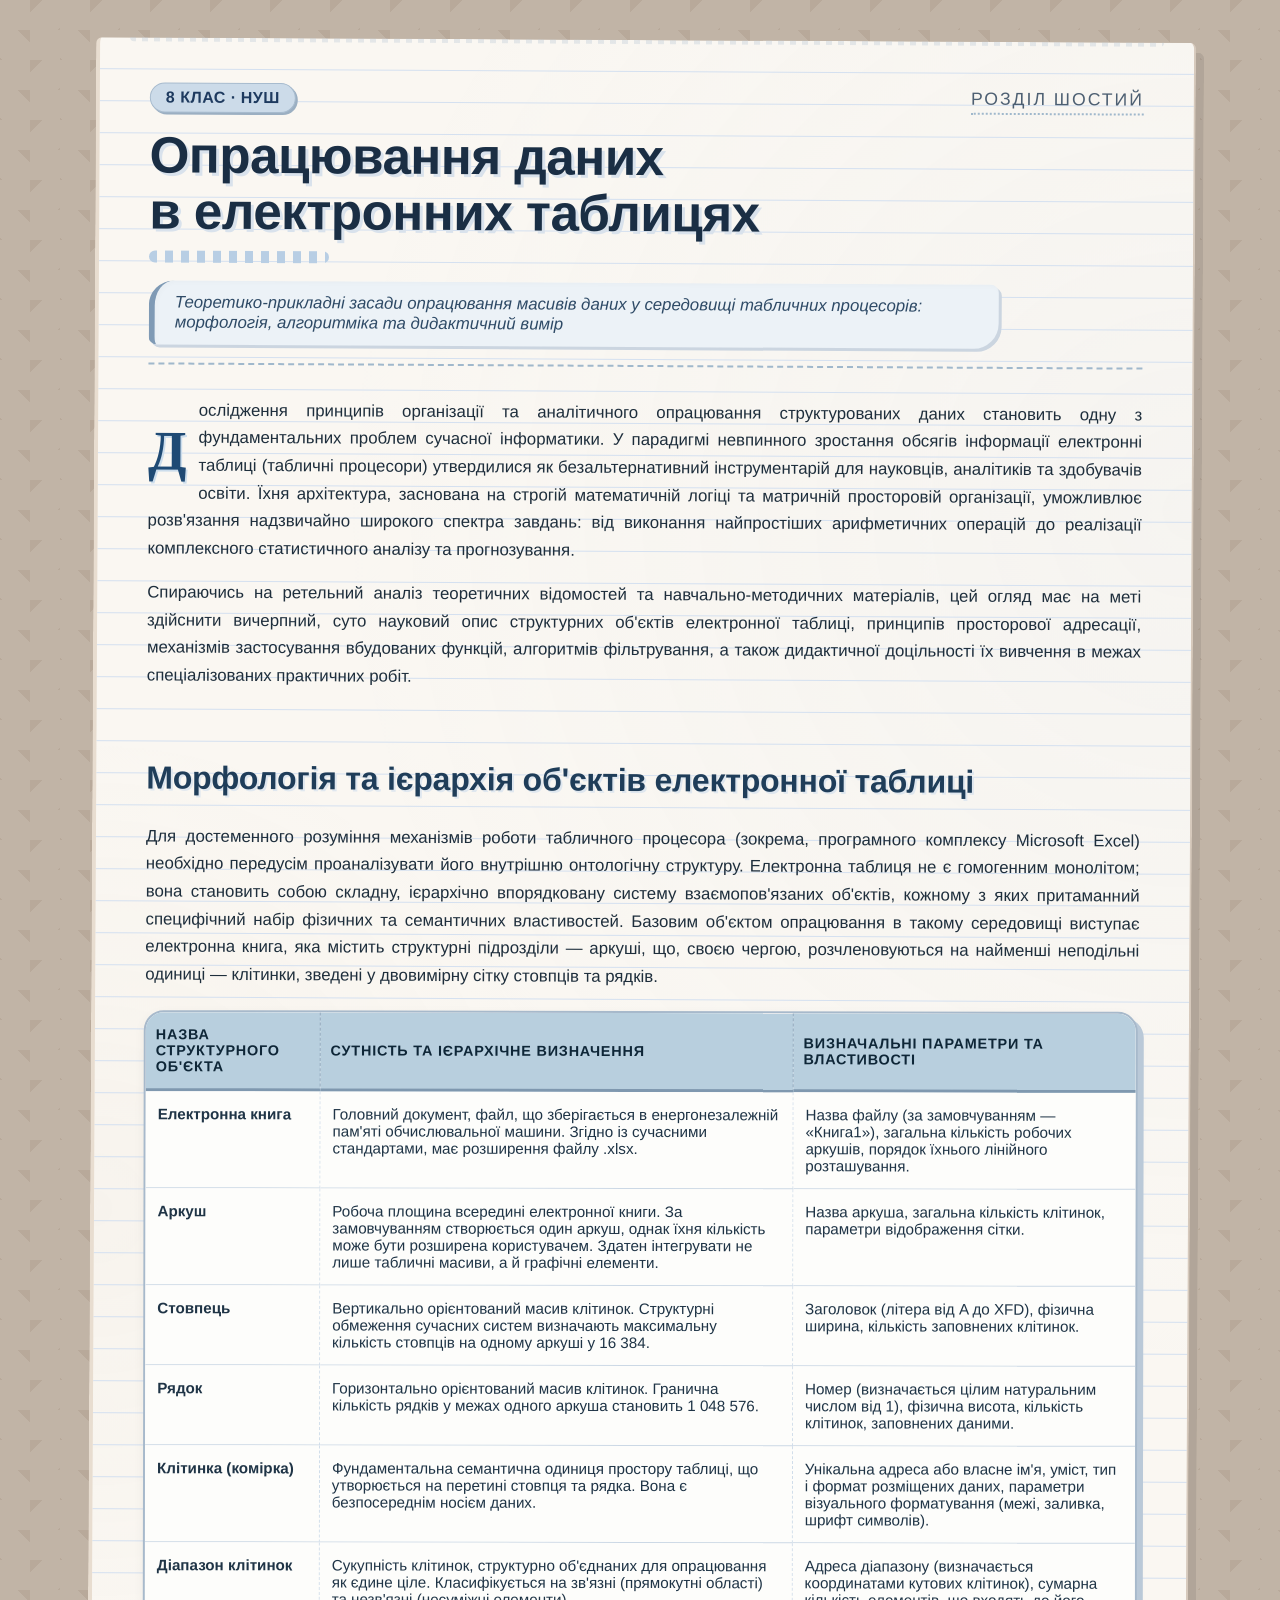
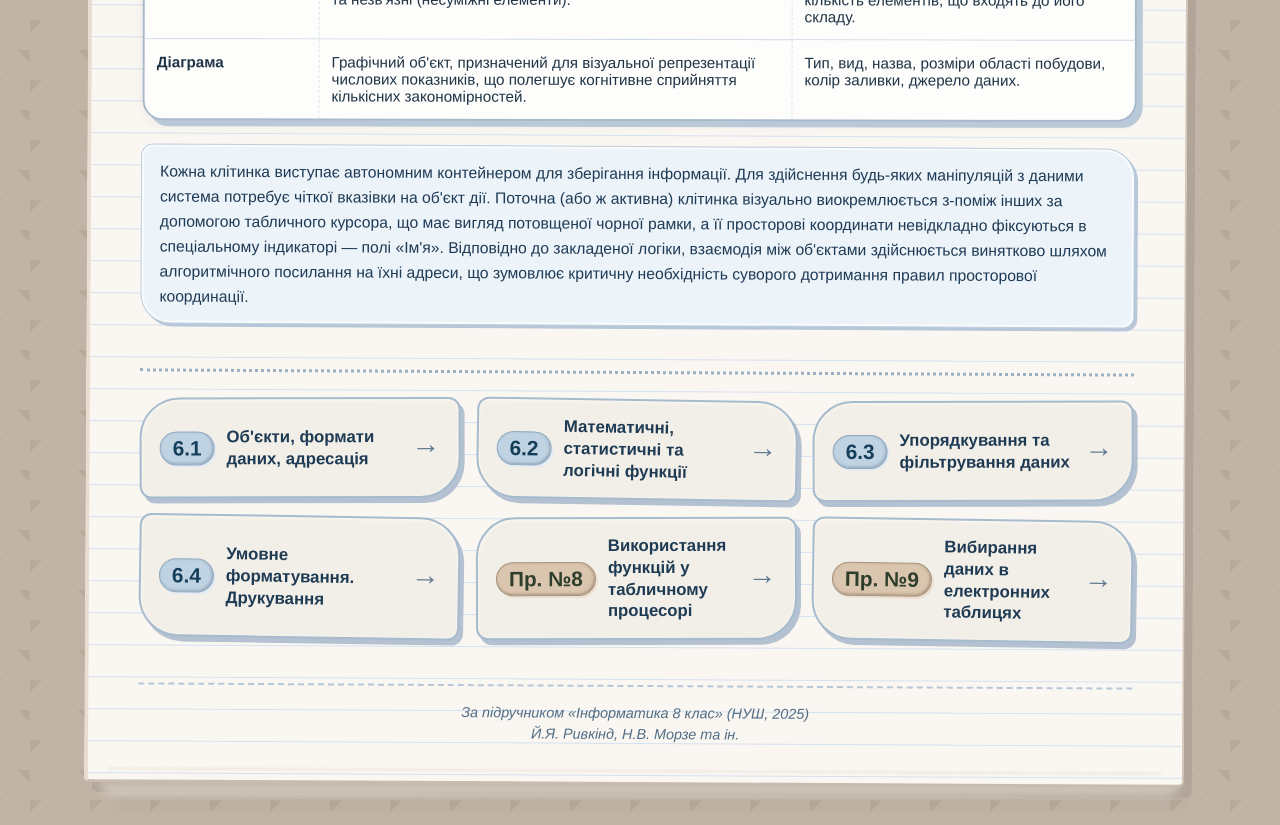
<file: index.html>
<!DOCTYPE html>
<html lang="uk">
<head>
    <meta charset="UTF-8">
    <meta name="viewport" content="width=device-width, initial-scale=1.0">
    <title>Розділ 6 · Опрацювання даних в електронних таблицях</title>
    <link rel="stylesheet" href="style.css">
</head>
<body>
<div class="notebook">
    <div class="paper">
        <header class="header">
            <div class="header-top">
                <span class="class-badge">8 клас · НУШ</span>
                <span class="chapter-label">Розділ шостий</span>
            </div>
            <h1 class="main-title">Опрацювання даних<br>в електронних таблицях</h1>
            <div class="title-underline"></div>
            <p class="subtitle">Теоретико-прикладні засади опрацювання масивів даних у середовищі табличних процесорів: морфологія, алгоритміка та дидактичний вимір</p>
        </header>

        <section class="intro-text">
            <p>Дослідження принципів організації та аналітичного опрацювання структурованих даних становить одну з фундаментальних проблем сучасної інформатики. У парадигмі невпинного зростання обсягів інформації електронні таблиці (табличні процесори) утвердилися як безальтернативний інструментарій для науковців, аналітиків та здобувачів освіти. Їхня архітектура, заснована на строгій математичній логіці та матричній просторовій організації, уможливлює розв'язання надзвичайно широкого спектра завдань: від виконання найпростіших арифметичних операцій до реалізації комплексного статистичного аналізу та прогнозування.</p>
            <p>Спираючись на ретельний аналіз теоретичних відомостей та навчально-методичних матеріалів, цей огляд має на меті здійснити вичерпний, суто науковий опис структурних об'єктів електронної таблиці, принципів просторової адресації, механізмів застосування вбудованих функцій, алгоритмів фільтрування, а також дидактичної доцільності їх вивчення в межах спеціалізованих практичних робіт.</p>
        </section>

        <section class="structure-section">
            <h2 class="section-title">Морфологія та ієрархія об'єктів електронної таблиці</h2>
            <p>Для достеменного розуміння механізмів роботи табличного процесора (зокрема, програмного комплексу Microsoft Excel) необхідно передусім проаналізувати його внутрішню онтологічну структуру. Електронна таблиця не є гомогенним монолітом; вона становить собою складну, ієрархічно впорядковану систему взаємопов'язаних об'єктів, кожному з яких притаманний специфічний набір фізичних та семантичних властивостей. Базовим об'єктом опрацювання в такому середовищі виступає електронна книга, яка містить структурні підрозділи — аркуші, що, своєю чергою, розчленовуються на найменші неподільні одиниці — клітинки, зведені у двовимірну сітку стовпців та рядків.</p>
        </section>

        <section class="objects-table-section">
            <table class="objects-table">
                <thead>
                    <tr>
                        <th>Назва структурного об'єкта</th>
                        <th>Сутність та ієрархічне визначення</th>
                        <th>Визначальні параметри та властивості</th>
                    </tr>
                </thead>
                <tbody>
                    <tr>
                        <td class="obj-name">Електронна книга</td>
                        <td>Головний документ, файл, що зберігається в енергонезалежній пам'яті обчислювальної машини. Згідно із сучасними стандартами, має розширення файлу .xlsx.</td>
                        <td>Назва файлу (за замовчуванням — «Книга1»), загальна кількість робочих аркушів, порядок їхнього лінійного розташування.</td>
                    </tr>
                    <tr>
                        <td class="obj-name">Аркуш</td>
                        <td>Робоча площина всередині електронної книги. За замовчуванням створюється один аркуш, однак їхня кількість може бути розширена користувачем. Здатен інтегрувати не лише табличні масиви, а й графічні елементи.</td>
                        <td>Назва аркуша, загальна кількість клітинок, параметри відображення сітки.</td>
                    </tr>
                    <tr>
                        <td class="obj-name">Стовпець</td>
                        <td>Вертикально орієнтований масив клітинок. Структурні обмеження сучасних систем визначають максимальну кількість стовпців на одному аркуші у 16 384.</td>
                        <td>Заголовок (літера від A до XFD), фізична ширина, кількість заповнених клітинок.</td>
                    </tr>
                    <tr>
                        <td class="obj-name">Рядок</td>
                        <td>Горизонтально орієнтований масив клітинок. Гранична кількість рядків у межах одного аркуша становить 1 048 576.</td>
                        <td>Номер (визначається цілим натуральним числом від 1), фізична висота, кількість клітинок, заповнених даними.</td>
                    </tr>
                    <tr>
                        <td class="obj-name">Клітинка (комірка)</td>
                        <td>Фундаментальна семантична одиниця простору таблиці, що утворюється на перетині стовпця та рядка. Вона є безпосереднім носієм даних.</td>
                        <td>Унікальна адреса або власне ім'я, уміст, тип і формат розміщених даних, параметри візуального форматування (межі, заливка, шрифт символів).</td>
                    </tr>
                    <tr>
                        <td class="obj-name">Діапазон клітинок</td>
                        <td>Сукупність клітинок, структурно об'єднаних для опрацювання як єдине ціле. Класифікується на зв'язні (прямокутні області) та незв'язні (несуміжні елементи).</td>
                        <td>Адреса діапазону (визначається координатами кутових клітинок), сумарна кількість елементів, що входять до його складу.</td>
                    </tr>
                    <tr>
                        <td class="obj-name">Діаграма</td>
                        <td>Графічний об'єкт, призначений для візуальної репрезентації числових показників, що полегшує когнітивне сприйняття кількісних закономірностей.</td>
                        <td>Тип, вид, назва, розміри області побудови, колір заливки, джерело даних.</td>
                    </tr>
                </tbody>
            </table>
            <p class="table-note">Кожна клітинка виступає автономним контейнером для зберігання інформації. Для здійснення будь-яких маніпуляцій з даними система потребує чіткої вказівки на об'єкт дії. Поточна (або ж активна) клітинка візуально виокремлюється з-поміж інших за допомогою табличного курсора, що має вигляд потовщеної чорної рамки, а її просторові координати невідкладно фіксуються в спеціальному індикаторі — полі «Ім'я». Відповідно до закладеної логіки, взаємодія між об'єктами здійснюється винятково шляхом алгоритмічного посилання на їхні адреси, що зумовлює критичну необхідність суворого дотримання правил просторової координації.</p>
        </section>

        <section class="nav-section">
    <div class="nav-cards">
        <a href="examples.html" class="nav-card">
            <span class="nav-number">6.1</span>
            <span class="nav-title">Об'єкти, формати даних, адресація</span>
            <span class="nav-arrow">→</span>
        </a>
        <a href="chaptertwo.html" class="nav-card">
            <span class="nav-number">6.2</span>
            <span class="nav-title">Математичні, статистичні та логічні функції</span>
            <span class="nav-arrow">→</span>
        </a>
        <a href="chapterthree.html" class="nav-card">
            <span class="nav-number">6.3</span>
            <span class="nav-title">Упорядкування та фільтрування даних</span>
            <span class="nav-arrow">→</span>
        </a>
        <a href="chapterfour.html" class="nav-card">
            <span class="nav-number">6.4</span>
            <span class="nav-title">Умовне форматування. Друкування</span>
            <span class="nav-arrow">→</span>
        </a>
        <a href="practical8.html" class="nav-card practical">
            <span class="nav-number">Пр. №8</span>
            <span class="nav-title">Використання функцій у табличному процесорі</span>
            <span class="nav-arrow">→</span>
        </a>
        <a href="practical9.html" class="nav-card practical">
            <span class="nav-number">Пр. №9</span>
            <span class="nav-title">Вибирання даних в електронних таблицях</span>
            <span class="nav-arrow">→</span>
        </a>
    </div>
</section>

        <footer class="footer">
            <p>За підручником «Інформатика 8 клас» (НУШ, 2025)</p>
            <p>Й.Я. Ривкінд, Н.В. Морзе та ін.</p>
        </footer>
    </div>
    <div class="paper-edge"></div>
</div>
</body>
</html>
</file>
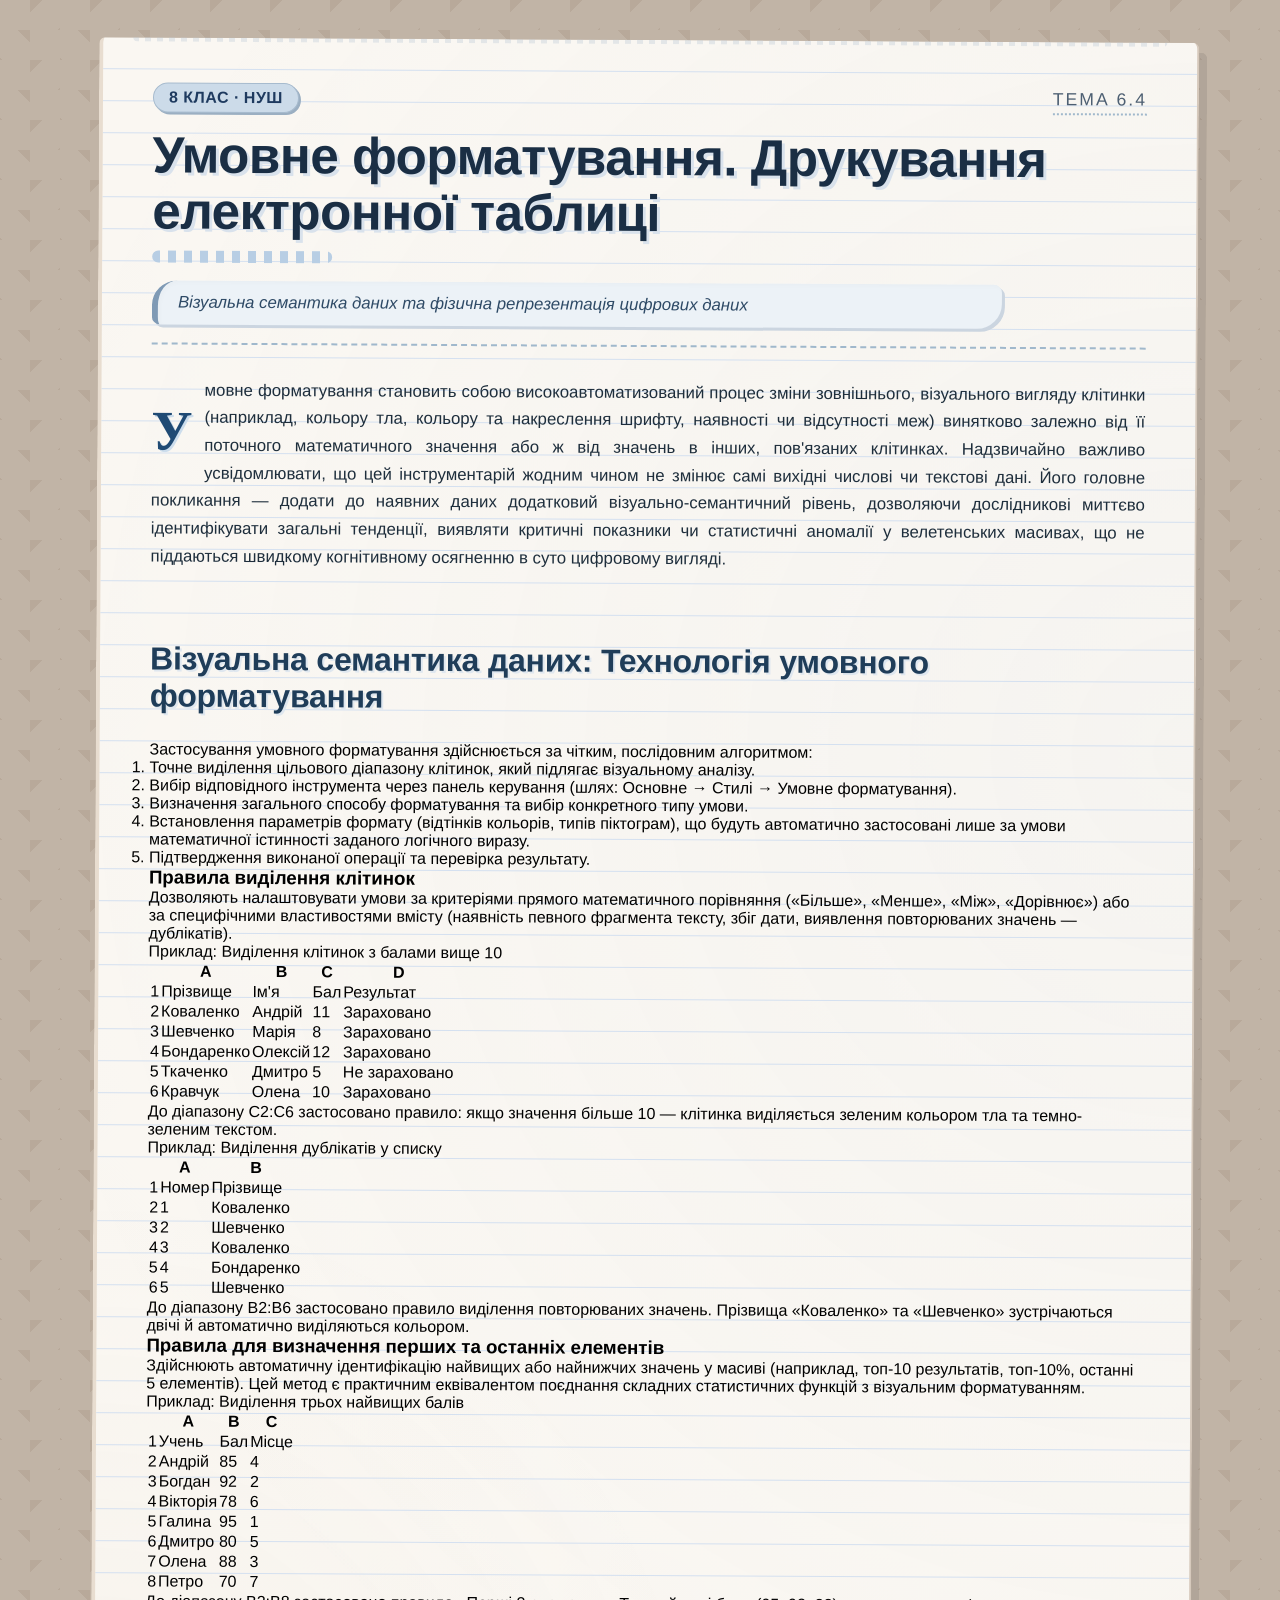
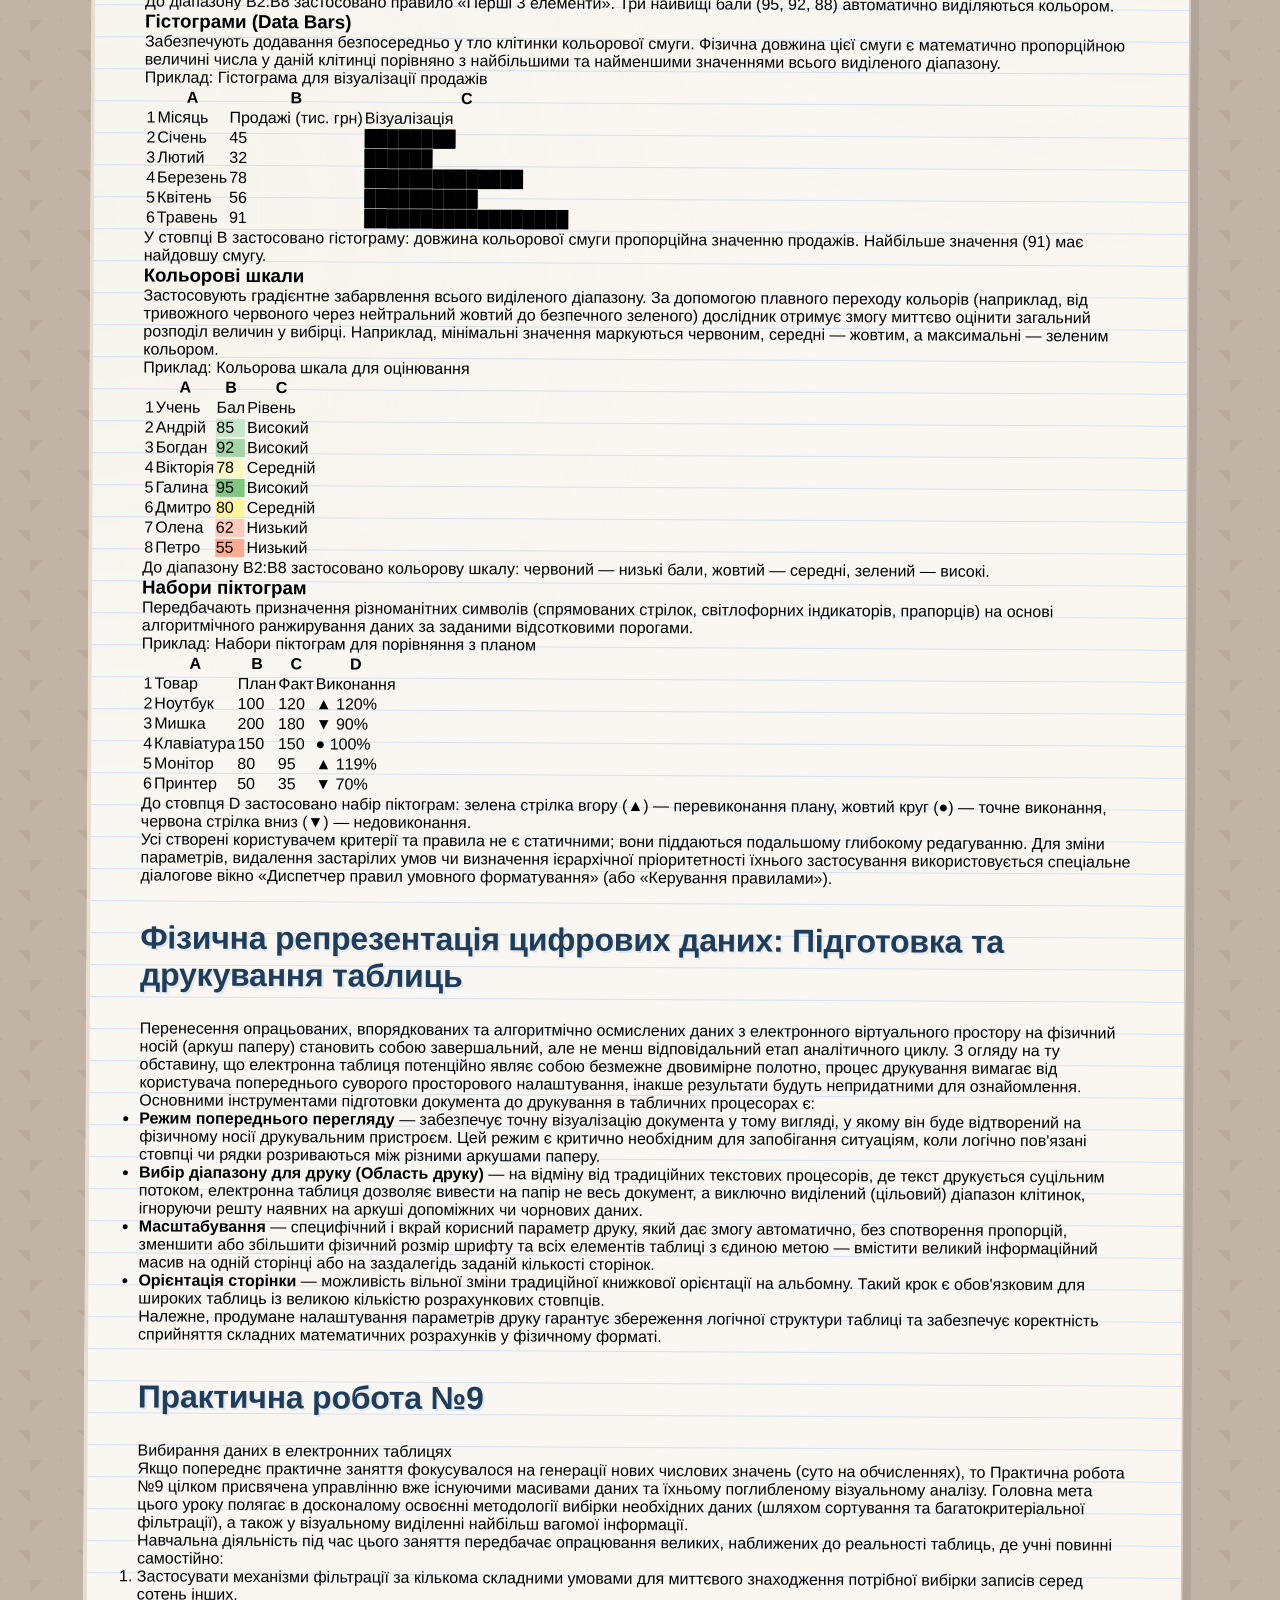
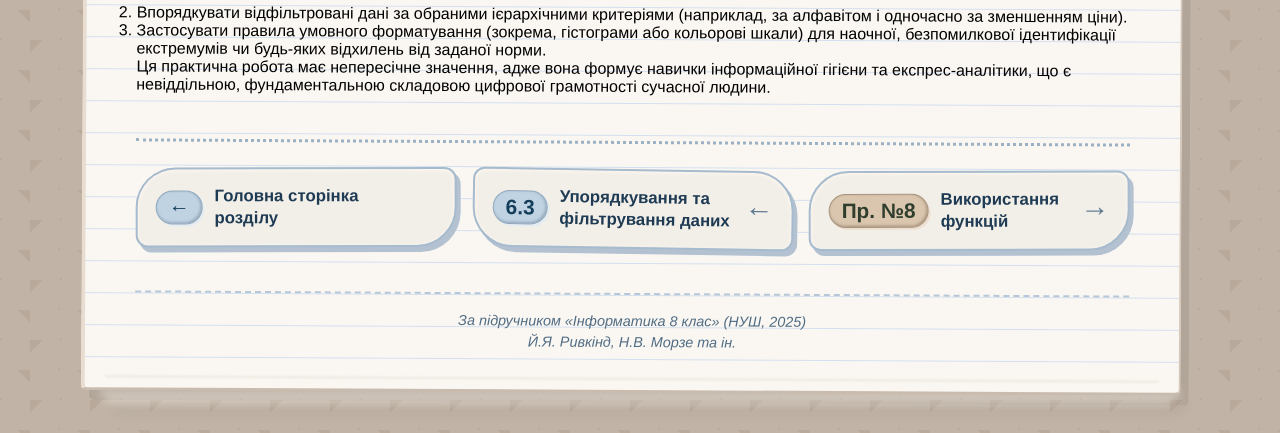
<file: chapterfour.html>
<!DOCTYPE html>
<html lang="uk">
<head>
    <meta charset="UTF-8">
    <meta name="viewport" content="width=device-width, initial-scale=1.0">
    <title>6.4 · Умовне форматування. Друкування</title>
    <link rel="stylesheet" href="style.css">
</head>
<body>
<div class="notebook">
    <div class="paper">
        <header class="header">
            <div class="header-top">
                <span class="class-badge">8 клас · НУШ</span>
                <span class="chapter-label">Тема 6.4</span>
            </div>
            <h1 class="main-title">Умовне форматування. Друкування електронної таблиці</h1>
            <div class="title-underline"></div>
            <p class="subtitle">Візуальна семантика даних та фізична репрезентація цифрових даних</p>
        </header>

        <section class="intro-text">
            <p>Умовне форматування становить собою високоавтоматизований процес зміни зовнішнього, візуального вигляду клітинки (наприклад, кольору тла, кольору та накреслення шрифту, наявності чи відсутності меж) винятково залежно від її поточного математичного значення або ж від значень в інших, пов'язаних клітинках. Надзвичайно важливо усвідомлювати, що цей інструментарій жодним чином не змінює самі вихідні числові чи текстові дані. Його головне покликання — додати до наявних даних додатковий візуально-семантичний рівень, дозволяючи дослідникові миттєво ідентифікувати загальні тенденції, виявляти критичні показники чи статистичні аномалії у велетенських масивах, що не піддаються швидкому когнітивному осягненню в суто цифровому вигляді.</p>
        </section>

        <section class="conditional-formatting-section">
            <h2 class="section-title">Візуальна семантика даних: Технологія умовного форматування</h2>
            
            <div class="algorithm-steps">
                <p class="algorithm-title">Застосування умовного форматування здійснюється за чітким, послідовним алгоритмом:</p>
                <ol class="steps-list">
                    <li>Точне виділення цільового діапазону клітинок, який підлягає візуальному аналізу.</li>
                    <li>Вибір відповідного інструмента через панель керування (шлях: Основне → Стилі → Умовне форматування).</li>
                    <li>Визначення загального способу форматування та вибір конкретного типу умови.</li>
                    <li>Встановлення параметрів формату (відтінків кольорів, типів піктограм), що будуть автоматично застосовані лише за умови математичної істинності заданого логічного виразу.</li>
                    <li>Підтвердження виконаної операції та перевірка результату.</li>
                </ol>
            </div>

            <h3 class="subsection-title">Правила виділення клітинок</h3>
            <p>Дозволяють налаштовувати умови за критеріями прямого математичного порівняння («Більше», «Менше», «Між», «Дорівнює») або за специфічними властивостями вмісту (наявність певного фрагмента тексту, збіг дати, виявлення повторюваних значень — дублікатів).</p>

            <div class="excel-table-wrapper">
                <div class="excel-title">Приклад: Виділення клітинок з балами вище 10</div>
                <table class="excel-table">
                    <thead>
                        <tr>
                            <th></th>
                            <th>A</th>
                            <th>B</th>
                            <th>C</th>
                            <th>D</th>
                        </tr>
                    </thead>
                    <tbody>
                        <tr>
                            <td class="excel-row-header">1</td>
                            <td>Прізвище</td>
                            <td>Ім'я</td>
                            <td>Бал</td>
                            <td>Результат</td>
                        </tr>
                        <tr>
                            <td class="excel-row-header">2</td>
                            <td>Коваленко</td>
                            <td>Андрій</td>
                            <td class="excel-number">11</td>
                            <td>Зараховано</td>
                        </tr>
                        <tr>
                            <td class="excel-row-header">3</td>
                            <td>Шевченко</td>
                            <td>Марія</td>
                            <td class="excel-number">8</td>
                            <td>Зараховано</td>
                        </tr>
                        <tr>
                            <td class="excel-row-header">4</td>
                            <td>Бондаренко</td>
                            <td>Олексій</td>
                            <td class="excel-number">12</td>
                            <td>Зараховано</td>
                        </tr>
                        <tr>
                            <td class="excel-row-header">5</td>
                            <td>Ткаченко</td>
                            <td>Дмитро</td>
                            <td class="excel-number">5</td>
                            <td>Не зараховано</td>
                        </tr>
                        <tr>
                            <td class="excel-row-header">6</td>
                            <td>Кравчук</td>
                            <td>Олена</td>
                            <td class="excel-number">10</td>
                            <td>Зараховано</td>
                        </tr>
                    </tbody>
                </table>
                <div class="excel-note">До діапазону C2:C6 застосовано правило: якщо значення більше 10 — клітинка виділяється зеленим кольором тла та темно-зеленим текстом.</div>
            </div>

            <div class="excel-table-wrapper">
                <div class="excel-title">Приклад: Виділення дублікатів у списку</div>
                <table class="excel-table">
                    <thead>
                        <tr>
                            <th></th>
                            <th>A</th>
                            <th>B</th>
                        </tr>
                    </thead>
                    <tbody>
                        <tr>
                            <td class="excel-row-header">1</td>
                            <td>Номер</td>
                            <td>Прізвище</td>
                        </tr>
                        <tr>
                            <td class="excel-row-header">2</td>
                            <td class="excel-number">1</td>
                            <td>Коваленко</td>
                        </tr>
                        <tr>
                            <td class="excel-row-header">3</td>
                            <td class="excel-number">2</td>
                            <td>Шевченко</td>
                        </tr>
                        <tr>
                            <td class="excel-row-header">4</td>
                            <td class="excel-number">3</td>
                            <td>Коваленко</td>
                        </tr>
                        <tr>
                            <td class="excel-row-header">5</td>
                            <td class="excel-number">4</td>
                            <td>Бондаренко</td>
                        </tr>
                        <tr>
                            <td class="excel-row-header">6</td>
                            <td class="excel-number">5</td>
                            <td>Шевченко</td>
                        </tr>
                    </tbody>
                </table>
                <div class="excel-note">До діапазону B2:B6 застосовано правило виділення повторюваних значень. Прізвища «Коваленко» та «Шевченко» зустрічаються двічі й автоматично виділяються кольором.</div>
            </div>

            <h3 class="subsection-title">Правила для визначення перших та останніх елементів</h3>
            <p>Здійснюють автоматичну ідентифікацію найвищих або найнижчих значень у масиві (наприклад, топ-10 результатів, топ-10%, останні 5 елементів). Цей метод є практичним еквівалентом поєднання складних статистичних функцій з візуальним форматуванням.</p>

            <div class="excel-table-wrapper">
                <div class="excel-title">Приклад: Виділення трьох найвищих балів</div>
                <table class="excel-table">
                    <thead>
                        <tr>
                            <th></th>
                            <th>A</th>
                            <th>B</th>
                            <th>C</th>
                        </tr>
                    </thead>
                    <tbody>
                        <tr>
                            <td class="excel-row-header">1</td>
                            <td>Учень</td>
                            <td>Бал</td>
                            <td>Місце</td>
                        </tr>
                        <tr>
                            <td class="excel-row-header">2</td>
                            <td>Андрій</td>
                            <td class="excel-number">85</td>
                            <td>4</td>
                        </tr>
                        <tr>
                            <td class="excel-row-header">3</td>
                            <td>Богдан</td>
                            <td class="excel-number">92</td>
                            <td>2</td>
                        </tr>
                        <tr>
                            <td class="excel-row-header">4</td>
                            <td>Вікторія</td>
                            <td class="excel-number">78</td>
                            <td>6</td>
                        </tr>
                        <tr>
                            <td class="excel-row-header">5</td>
                            <td>Галина</td>
                            <td class="excel-number">95</td>
                            <td>1</td>
                        </tr>
                        <tr>
                            <td class="excel-row-header">6</td>
                            <td>Дмитро</td>
                            <td class="excel-number">80</td>
                            <td>5</td>
                        </tr>
                        <tr>
                            <td class="excel-row-header">7</td>
                            <td>Олена</td>
                            <td class="excel-number">88</td>
                            <td>3</td>
                        </tr>
                        <tr>
                            <td class="excel-row-header">8</td>
                            <td>Петро</td>
                            <td class="excel-number">70</td>
                            <td>7</td>
                        </tr>
                    </tbody>
                </table>
                <div class="excel-note">До діапазону B2:B8 застосовано правило «Перші 3 елементи». Три найвищі бали (95, 92, 88) автоматично виділяються кольором.</div>
            </div>

            <h3 class="subsection-title">Гістограми (Data Bars)</h3>
            <p>Забезпечують додавання безпосередньо у тло клітинки кольорової смуги. Фізична довжина цієї смуги є математично пропорційною величині числа у даній клітинці порівняно з найбільшими та найменшими значеннями всього виділеного діапазону.</p>

            <div class="excel-table-wrapper">
                <div class="excel-title">Приклад: Гістограма для візуалізації продажів</div>
                <table class="excel-table">
                    <thead>
                        <tr>
                            <th></th>
                            <th>A</th>
                            <th>B</th>
                            <th>C</th>
                        </tr>
                    </thead>
                    <tbody>
                        <tr>
                            <td class="excel-row-header">1</td>
                            <td>Місяць</td>
                            <td>Продажі (тис. грн)</td>
                            <td>Візуалізація</td>
                        </tr>
                        <tr>
                            <td class="excel-row-header">2</td>
                            <td>Січень</td>
                            <td class="excel-number">45</td>
                            <td class="excel-data-bar" style="background: linear-gradient(to right, #6b9e7a 45%, transparent 45%);">████████</td>
                        </tr>
                        <tr>
                            <td class="excel-row-header">3</td>
                            <td>Лютий</td>
                            <td class="excel-number">32</td>
                            <td class="excel-data-bar" style="background: linear-gradient(to right, #6b9e7a 32%, transparent 32%);">██████</td>
                        </tr>
                        <tr>
                            <td class="excel-row-header">4</td>
                            <td>Березень</td>
                            <td class="excel-number">78</td>
                            <td class="excel-data-bar" style="background: linear-gradient(to right, #6b9e7a 78%, transparent 78%);">██████████████</td>
                        </tr>
                        <tr>
                            <td class="excel-row-header">5</td>
                            <td>Квітень</td>
                            <td class="excel-number">56</td>
                            <td class="excel-data-bar" style="background: linear-gradient(to right, #6b9e7a 56%, transparent 56%);">██████████</td>
                        </tr>
                        <tr>
                            <td class="excel-row-header">6</td>
                            <td>Травень</td>
                            <td class="excel-number">91</td>
                            <td class="excel-data-bar" style="background: linear-gradient(to right, #6b9e7a 91%, transparent 91%);">██████████████████</td>
                        </tr>
                    </tbody>
                </table>
                <div class="excel-note">У стовпці B застосовано гістограму: довжина кольорової смуги пропорційна значенню продажів. Найбільше значення (91) має найдовшу смугу.</div>
            </div>

            <h3 class="subsection-title">Кольорові шкали</h3>
            <p>Застосовують градієнтне забарвлення всього виділеного діапазону. За допомогою плавного переходу кольорів (наприклад, від тривожного червоного через нейтральний жовтий до безпечного зеленого) дослідник отримує змогу миттєво оцінити загальний розподіл величин у вибірці. Наприклад, мінімальні значення маркуються червоним, середні — жовтим, а максимальні — зеленим кольором.</p>

            <div class="excel-table-wrapper">
                <div class="excel-title">Приклад: Кольорова шкала для оцінювання</div>
                <table class="excel-table">
                    <thead>
                        <tr>
                            <th></th>
                            <th>A</th>
                            <th>B</th>
                            <th>C</th>
                        </tr>
                    </thead>
                    <tbody>
                        <tr>
                            <td class="excel-row-header">1</td>
                            <td>Учень</td>
                            <td>Бал</td>
                            <td>Рівень</td>
                        </tr>
                        <tr>
                            <td class="excel-row-header">2</td>
                            <td>Андрій</td>
                            <td class="excel-number" style="background: #c8e6c9;">85</td>
                            <td>Високий</td>
                        </tr>
                        <tr>
                            <td class="excel-row-header">3</td>
                            <td>Богдан</td>
                            <td class="excel-number" style="background: #a5d6a7;">92</td>
                            <td>Високий</td>
                        </tr>
                        <tr>
                            <td class="excel-row-header">4</td>
                            <td>Вікторія</td>
                            <td class="excel-number" style="background: #fff9c4;">78</td>
                            <td>Середній</td>
                        </tr>
                        <tr>
                            <td class="excel-row-header">5</td>
                            <td>Галина</td>
                            <td class="excel-number" style="background: #81c784;">95</td>
                            <td>Високий</td>
                        </tr>
                        <tr>
                            <td class="excel-row-header">6</td>
                            <td>Дмитро</td>
                            <td class="excel-number" style="background: #fff59d;">80</td>
                            <td>Середній</td>
                        </tr>
                        <tr>
                            <td class="excel-row-header">7</td>
                            <td>Олена</td>
                            <td class="excel-number" style="background: #ffccbc;">62</td>
                            <td>Низький</td>
                        </tr>
                        <tr>
                            <td class="excel-row-header">8</td>
                            <td>Петро</td>
                            <td class="excel-number" style="background: #ffab91;">55</td>
                            <td>Низький</td>
                        </tr>
                    </tbody>
                </table>
                <div class="excel-note">До діапазону B2:B8 застосовано кольорову шкалу: червоний — низькі бали, жовтий — середні, зелений — високі.</div>
            </div>

            <h3 class="subsection-title">Набори піктограм</h3>
            <p>Передбачають призначення різноманітних символів (спрямованих стрілок, світлофорних індикаторів, прапорців) на основі алгоритмічного ранжирування даних за заданими відсотковими порогами.</p>

            <div class="excel-table-wrapper">
                <div class="excel-title">Приклад: Набори піктограм для порівняння з планом</div>
                <table class="excel-table">
                    <thead>
                        <tr>
                            <th></th>
                            <th>A</th>
                            <th>B</th>
                            <th>C</th>
                            <th>D</th>
                        </tr>
                    </thead>
                    <tbody>
                        <tr>
                            <td class="excel-row-header">1</td>
                            <td>Товар</td>
                            <td>План</td>
                            <td>Факт</td>
                            <td>Виконання</td>
                        </tr>
                        <tr>
                            <td class="excel-row-header">2</td>
                            <td>Ноутбук</td>
                            <td class="excel-number">100</td>
                            <td class="excel-number">120</td>
                            <td class="excel-icon">▲ 120%</td>
                        </tr>
                        <tr>
                            <td class="excel-row-header">3</td>
                            <td>Мишка</td>
                            <td class="excel-number">200</td>
                            <td class="excel-number">180</td>
                            <td class="excel-icon">▼ 90%</td>
                        </tr>
                        <tr>
                            <td class="excel-row-header">4</td>
                            <td>Клавіатура</td>
                            <td class="excel-number">150</td>
                            <td class="excel-number">150</td>
                            <td class="excel-icon">● 100%</td>
                        </tr>
                        <tr>
                            <td class="excel-row-header">5</td>
                            <td>Монітор</td>
                            <td class="excel-number">80</td>
                            <td class="excel-number">95</td>
                            <td class="excel-icon">▲ 119%</td>
                        </tr>
                        <tr>
                            <td class="excel-row-header">6</td>
                            <td>Принтер</td>
                            <td class="excel-number">50</td>
                            <td class="excel-number">35</td>
                            <td class="excel-icon">▼ 70%</td>
                        </tr>
                    </tbody>
                </table>
                <div class="excel-note">До стовпця D застосовано набір піктограм: зелена стрілка вгору (▲) — перевиконання плану, жовтий круг (●) — точне виконання, червона стрілка вниз (▼) — недовиконання.</div>
            </div>

            <p>Усі створені користувачем критерії та правила не є статичними; вони піддаються подальшому глибокому редагуванню. Для зміни параметрів, видалення застарілих умов чи визначення ієрархічної пріоритетності їхнього застосування використовується спеціальне діалогове вікно «Диспетчер правил умовного форматування» (або «Керування правилами»).</p>
        </section>

        <section class="printing-section">
            <h2 class="section-title">Фізична репрезентація цифрових даних: Підготовка та друкування таблиць</h2>
            <p>Перенесення опрацьованих, впорядкованих та алгоритмічно осмислених даних з електронного віртуального простору на фізичний носій (аркуш паперу) становить собою завершальний, але не менш відповідальний етап аналітичного циклу. З огляду на ту обставину, що електронна таблиця потенційно являє собою безмежне двовимірне полотно, процес друкування вимагає від користувача попереднього суворого просторового налаштування, інакше результати будуть непридатними для ознайомлення.</p>
            
            <p>Основними інструментами підготовки документа до друкування в табличних процесорах є:</p>
            
            <ul class="indicator-list">
                <li><strong>Режим попереднього перегляду</strong> — забезпечує точну візуалізацію документа у тому вигляді, у якому він буде відтворений на фізичному носії друкувальним пристроєм. Цей режим є критично необхідним для запобігання ситуаціям, коли логічно пов'язані стовпці чи рядки розриваються між різними аркушами паперу.</li>
                <li><strong>Вибір діапазону для друку (Область друку)</strong> — на відміну від традиційних текстових процесорів, де текст друкується суцільним потоком, електронна таблиця дозволяє вивести на папір не весь документ, а виключно виділений (цільовий) діапазон клітинок, ігноруючи решту наявних на аркуші допоміжних чи чорнових даних.</li>
                <li><strong>Масштабування</strong> — специфічний і вкрай корисний параметр друку, який дає змогу автоматично, без спотворення пропорцій, зменшити або збільшити фізичний розмір шрифту та всіх елементів таблиці з єдиною метою — вмістити великий інформаційний масив на одній сторінці або на заздалегідь заданій кількості сторінок.</li>
                <li><strong>Орієнтація сторінки</strong> — можливість вільної зміни традиційної книжкової орієнтації на альбомну. Такий крок є обов'язковим для широких таблиць із великою кількістю розрахункових стовпців.</li>
            </ul>

            <p>Належне, продумане налаштування параметрів друку гарантує збереження логічної структури таблиці та забезпечує коректність сприйняття складних математичних розрахунків у фізичному форматі.</p>
        </section>

        <section class="practical-section">
            <h2 class="section-title">Практична робота №9</h2>
            <div class="practical-card">
                <span class="practical-badge">Вибирання даних в електронних таблицях</span>
                <p>Якщо попереднє практичне заняття фокусувалося на генерації нових числових значень (суто на обчисленнях), то Практична робота №9 цілком присвячена управлінню вже існуючими масивами даних та їхньому поглибленому візуальному аналізу. Головна мета цього уроку полягає в досконалому освоєнні методології вибірки необхідних даних (шляхом сортування та багатокритеріальної фільтрації), а також у візуальному виділенні найбільш вагомої інформації.</p>
                <p>Навчальна діяльність під час цього заняття передбачає опрацювання великих, наближених до реальності таблиць, де учні повинні самостійно:</p>
                <ol class="steps-list">
                    <li>Застосувати механізми фільтрації за кількома складними умовами для миттєвого знаходження потрібної вибірки записів серед сотень інших.</li>
                    <li>Впорядкувати відфільтровані дані за обраними ієрархічними критеріями (наприклад, за алфавітом і одночасно за зменшенням ціни).</li>
                    <li>Застосувати правила умовного форматування (зокрема, гістограми або кольорові шкали) для наочної, безпомилкової ідентифікації екстремумів чи будь-яких відхилень від заданої норми.</li>
                </ol>
                <p>Ця практична робота має непересічне значення, адже вона формує навички інформаційної гігієни та експрес-аналітики, що є невіддільною, фундаментальною складовою цифрової грамотності сучасної людини.</p>
            </div>
        </section>

        <section class="nav-section">
            <div class="nav-cards">
                <a href="index.html" class="nav-card">
                    <span class="nav-number">←</span>
                    <span class="nav-title">Головна сторінка розділу</span>
                    <span class="nav-arrow"></span>
                </a>
                <a href="chapterthree.html" class="nav-card">
                    <span class="nav-number">6.3</span>
                    <span class="nav-title">Упорядкування та фільтрування даних</span>
                    <span class="nav-arrow">←</span>
                </a>
                <a href="practical8.html" class="nav-card practical">
                    <span class="nav-number">Пр. №8</span>
                    <span class="nav-title">Використання функцій</span>
                    <span class="nav-arrow">→</span>
                </a>
            </div>
        </section>

        <footer class="footer">
            <p>За підручником «Інформатика 8 клас» (НУШ, 2025)</p>
            <p>Й.Я. Ривкінд, Н.В. Морзе та ін.</p>
        </footer>
    </div>
    <div class="paper-edge"></div>
</div>
</body>
</html>
</file>
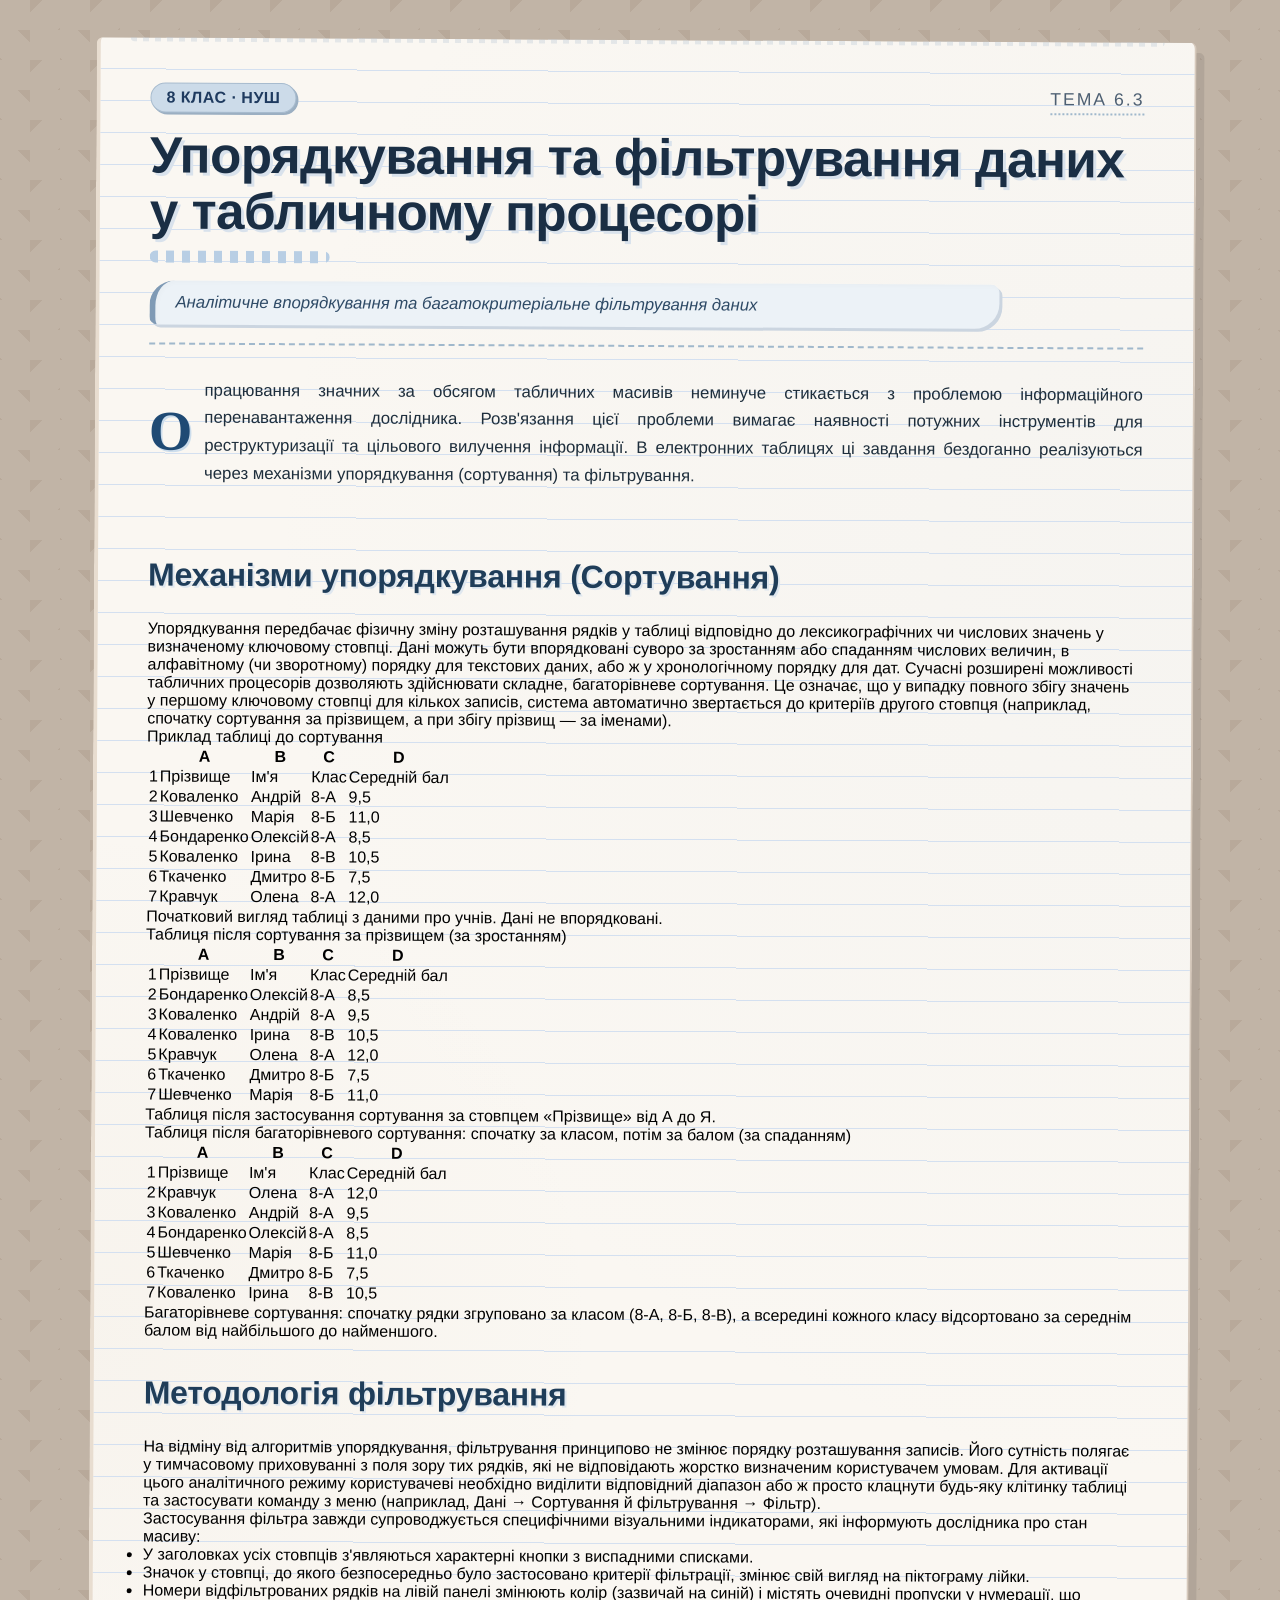
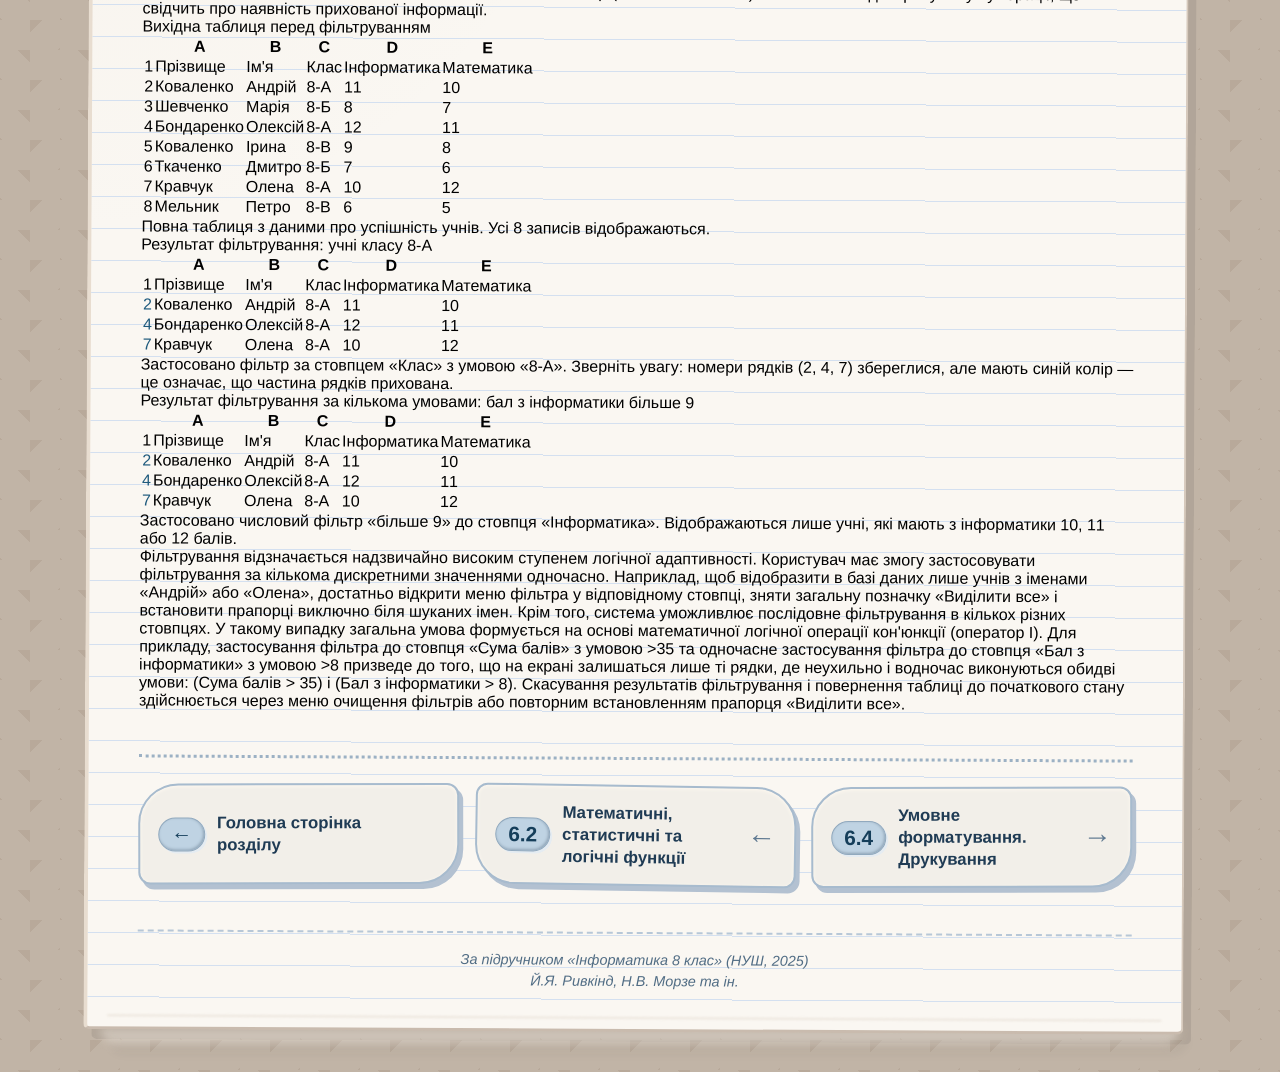
<file: chapterthree.html>
<!DOCTYPE html>
<html lang="uk">
<head>
    <meta charset="UTF-8">
    <meta name="viewport" content="width=device-width, initial-scale=1.0">
    <title>6.3 · Упорядкування та фільтрування даних</title>
    <link rel="stylesheet" href="style.css">
</head>
<body>
<div class="notebook">
    <div class="paper">
        <header class="header">
            <div class="header-top">
                <span class="class-badge">8 клас · НУШ</span>
                <span class="chapter-label">Тема 6.3</span>
            </div>
            <h1 class="main-title">Упорядкування та фільтрування даних у табличному процесорі</h1>
            <div class="title-underline"></div>
            <p class="subtitle">Аналітичне впорядкування та багатокритеріальне фільтрування даних</p>
        </header>

        <section class="intro-text">
            <p>Опрацювання значних за обсягом табличних масивів неминуче стикається з проблемою інформаційного перенавантаження дослідника. Розв'язання цієї проблеми вимагає наявності потужних інструментів для реструктуризації та цільового вилучення інформації. В електронних таблицях ці завдання бездоганно реалізуються через механізми упорядкування (сортування) та фільтрування.</p>
        </section>

        <section class="sorting-section">
            <h2 class="section-title">Механізми упорядкування (Сортування)</h2>
            <p>Упорядкування передбачає фізичну зміну розташування рядків у таблиці відповідно до лексикографічних чи числових значень у визначеному ключовому стовпці. Дані можуть бути впорядковані суворо за зростанням або спаданням числових величин, в алфавітному (чи зворотному) порядку для текстових даних, або ж у хронологічному порядку для дат. Сучасні розширені можливості табличних процесорів дозволяють здійснювати складне, багаторівневе сортування. Це означає, що у випадку повного збігу значень у першому ключовому стовпці для кількох записів, система автоматично звертається до критеріїв другого стовпця (наприклад, спочатку сортування за прізвищем, а при збігу прізвищ — за іменами).</p>

            <div class="excel-table-wrapper">
                <div class="excel-title">Приклад таблиці до сортування</div>
                <table class="excel-table">
                    <thead>
                        <tr>
                            <th></th>
                            <th>A</th>
                            <th>B</th>
                            <th>C</th>
                            <th>D</th>
                        </tr>
                    </thead>
                    <tbody>
                        <tr>
                            <td class="excel-row-header">1</td>
                            <td>Прізвище</td>
                            <td>Ім'я</td>
                            <td>Клас</td>
                            <td>Середній бал</td>
                        </tr>
                        <tr>
                            <td class="excel-row-header">2</td>
                            <td>Коваленко</td>
                            <td>Андрій</td>
                            <td class="excel-number">8-А</td>
                            <td class="excel-number">9,5</td>
                        </tr>
                        <tr>
                            <td class="excel-row-header">3</td>
                            <td>Шевченко</td>
                            <td>Марія</td>
                            <td class="excel-number">8-Б</td>
                            <td class="excel-number">11,0</td>
                        </tr>
                        <tr>
                            <td class="excel-row-header">4</td>
                            <td>Бондаренко</td>
                            <td>Олексій</td>
                            <td class="excel-number">8-А</td>
                            <td class="excel-number">8,5</td>
                        </tr>
                        <tr>
                            <td class="excel-row-header">5</td>
                            <td>Коваленко</td>
                            <td>Ірина</td>
                            <td class="excel-number">8-В</td>
                            <td class="excel-number">10,5</td>
                        </tr>
                        <tr>
                            <td class="excel-row-header">6</td>
                            <td>Ткаченко</td>
                            <td>Дмитро</td>
                            <td class="excel-number">8-Б</td>
                            <td class="excel-number">7,5</td>
                        </tr>
                        <tr>
                            <td class="excel-row-header">7</td>
                            <td>Кравчук</td>
                            <td>Олена</td>
                            <td class="excel-number">8-А</td>
                            <td class="excel-number">12,0</td>
                        </tr>
                    </tbody>
                </table>
                <div class="excel-note">Початковий вигляд таблиці з даними про учнів. Дані не впорядковані.</div>
            </div>

            <div class="excel-table-wrapper">
                <div class="excel-title">Таблиця після сортування за прізвищем (за зростанням)</div>
                <table class="excel-table">
                    <thead>
                        <tr>
                            <th></th>
                            <th>A</th>
                            <th>B</th>
                            <th>C</th>
                            <th>D</th>
                        </tr>
                    </thead>
                    <tbody>
                        <tr>
                            <td class="excel-row-header">1</td>
                            <td>Прізвище</td>
                            <td>Ім'я</td>
                            <td>Клас</td>
                            <td>Середній бал</td>
                        </tr>
                        <tr>
                            <td class="excel-row-header">2</td>
                            <td>Бондаренко</td>
                            <td>Олексій</td>
                            <td class="excel-number">8-А</td>
                            <td class="excel-number">8,5</td>
                        </tr>
                        <tr>
                            <td class="excel-row-header">3</td>
                            <td>Коваленко</td>
                            <td>Андрій</td>
                            <td class="excel-number">8-А</td>
                            <td class="excel-number">9,5</td>
                        </tr>
                        <tr>
                            <td class="excel-row-header">4</td>
                            <td>Коваленко</td>
                            <td>Ірина</td>
                            <td class="excel-number">8-В</td>
                            <td class="excel-number">10,5</td>
                        </tr>
                        <tr>
                            <td class="excel-row-header">5</td>
                            <td>Кравчук</td>
                            <td>Олена</td>
                            <td class="excel-number">8-А</td>
                            <td class="excel-number">12,0</td>
                        </tr>
                        <tr>
                            <td class="excel-row-header">6</td>
                            <td>Ткаченко</td>
                            <td>Дмитро</td>
                            <td class="excel-number">8-Б</td>
                            <td class="excel-number">7,5</td>
                        </tr>
                        <tr>
                            <td class="excel-row-header">7</td>
                            <td>Шевченко</td>
                            <td>Марія</td>
                            <td class="excel-number">8-Б</td>
                            <td class="excel-number">11,0</td>
                        </tr>
                    </tbody>
                </table>
                <div class="excel-note">Таблиця після застосування сортування за стовпцем «Прізвище» від А до Я.</div>
            </div>

            <div class="excel-table-wrapper">
                <div class="excel-title">Таблиця після багаторівневого сортування: спочатку за класом, потім за балом (за спаданням)</div>
                <table class="excel-table">
                    <thead>
                        <tr>
                            <th></th>
                            <th>A</th>
                            <th>B</th>
                            <th>C</th>
                            <th>D</th>
                        </tr>
                    </thead>
                    <tbody>
                        <tr>
                            <td class="excel-row-header">1</td>
                            <td>Прізвище</td>
                            <td>Ім'я</td>
                            <td>Клас</td>
                            <td>Середній бал</td>
                        </tr>
                        <tr>
                            <td class="excel-row-header">2</td>
                            <td>Кравчук</td>
                            <td>Олена</td>
                            <td class="excel-number">8-А</td>
                            <td class="excel-number">12,0</td>
                        </tr>
                        <tr>
                            <td class="excel-row-header">3</td>
                            <td>Коваленко</td>
                            <td>Андрій</td>
                            <td class="excel-number">8-А</td>
                            <td class="excel-number">9,5</td>
                        </tr>
                        <tr>
                            <td class="excel-row-header">4</td>
                            <td>Бондаренко</td>
                            <td>Олексій</td>
                            <td class="excel-number">8-А</td>
                            <td class="excel-number">8,5</td>
                        </tr>
                        <tr>
                            <td class="excel-row-header">5</td>
                            <td>Шевченко</td>
                            <td>Марія</td>
                            <td class="excel-number">8-Б</td>
                            <td class="excel-number">11,0</td>
                        </tr>
                        <tr>
                            <td class="excel-row-header">6</td>
                            <td>Ткаченко</td>
                            <td>Дмитро</td>
                            <td class="excel-number">8-Б</td>
                            <td class="excel-number">7,5</td>
                        </tr>
                        <tr>
                            <td class="excel-row-header">7</td>
                            <td>Коваленко</td>
                            <td>Ірина</td>
                            <td class="excel-number">8-В</td>
                            <td class="excel-number">10,5</td>
                        </tr>
                    </tbody>
                </table>
                <div class="excel-note">Багаторівневе сортування: спочатку рядки згруповано за класом (8-А, 8-Б, 8-В), а всередині кожного класу відсортовано за середнім балом від найбільшого до найменшого.</div>
            </div>
        </section>

        <section class="filtering-section">
            <h2 class="section-title">Методологія фільтрування</h2>
            <p>На відміну від алгоритмів упорядкування, фільтрування принципово не змінює порядку розташування записів. Його сутність полягає у тимчасовому приховуванні з поля зору тих рядків, які не відповідають жорстко визначеним користувачем умовам. Для активації цього аналітичного режиму користувачеві необхідно виділити відповідний діапазон або ж просто клацнути будь-яку клітинку таблиці та застосувати команду з меню (наприклад, Дані → Сортування й фільтрування → Фільтр).</p>
            <p>Застосування фільтра завжди супроводжується специфічними візуальними індикаторами, які інформують дослідника про стан масиву:</p>
            <ul class="indicator-list">
                <li>У заголовках усіх стовпців з'являються характерні кнопки з виспадними списками.</li>
                <li>Значок у стовпці, до якого безпосередньо було застосовано критерії фільтрації, змінює свій вигляд на піктограму лійки.</li>
                <li>Номери відфільтрованих рядків на лівій панелі змінюють колір (зазвичай на синій) і містять очевидні пропуски у нумерації, що свідчить про наявність прихованої інформації.</li>
            </ul>

            <div class="excel-table-wrapper">
                <div class="excel-title">Вихідна таблиця перед фільтруванням</div>
                <table class="excel-table">
                    <thead>
                        <tr>
                            <th></th>
                            <th>A</th>
                            <th>B</th>
                            <th>C</th>
                            <th>D</th>
                            <th>E</th>
                        </tr>
                    </thead>
                    <tbody>
                        <tr>
                            <td class="excel-row-header">1</td>
                            <td>Прізвище</td>
                            <td>Ім'я</td>
                            <td>Клас</td>
                            <td>Інформатика</td>
                            <td>Математика</td>
                        </tr>
                        <tr>
                            <td class="excel-row-header">2</td>
                            <td>Коваленко</td>
                            <td>Андрій</td>
                            <td>8-А</td>
                            <td class="excel-number">11</td>
                            <td class="excel-number">10</td>
                        </tr>
                        <tr>
                            <td class="excel-row-header">3</td>
                            <td>Шевченко</td>
                            <td>Марія</td>
                            <td>8-Б</td>
                            <td class="excel-number">8</td>
                            <td class="excel-number">7</td>
                        </tr>
                        <tr>
                            <td class="excel-row-header">4</td>
                            <td>Бондаренко</td>
                            <td>Олексій</td>
                            <td>8-А</td>
                            <td class="excel-number">12</td>
                            <td class="excel-number">11</td>
                        </tr>
                        <tr>
                            <td class="excel-row-header">5</td>
                            <td>Коваленко</td>
                            <td>Ірина</td>
                            <td>8-В</td>
                            <td class="excel-number">9</td>
                            <td class="excel-number">8</td>
                        </tr>
                        <tr>
                            <td class="excel-row-header">6</td>
                            <td>Ткаченко</td>
                            <td>Дмитро</td>
                            <td>8-Б</td>
                            <td class="excel-number">7</td>
                            <td class="excel-number">6</td>
                        </tr>
                        <tr>
                            <td class="excel-row-header">7</td>
                            <td>Кравчук</td>
                            <td>Олена</td>
                            <td>8-А</td>
                            <td class="excel-number">10</td>
                            <td class="excel-number">12</td>
                        </tr>
                        <tr>
                            <td class="excel-row-header">8</td>
                            <td>Мельник</td>
                            <td>Петро</td>
                            <td>8-В</td>
                            <td class="excel-number">6</td>
                            <td class="excel-number">5</td>
                        </tr>
                    </tbody>
                </table>
                <div class="excel-note">Повна таблиця з даними про успішність учнів. Усі 8 записів відображаються.</div>
            </div>

            <div class="excel-table-wrapper">
                <div class="excel-title">Результат фільтрування: учні класу 8-А</div>
                <table class="excel-table">
                    <thead>
                        <tr>
                            <th></th>
                            <th>A</th>
                            <th>B</th>
                            <th>C</th>
                            <th>D</th>
                            <th>E</th>
                        </tr>
                    </thead>
                    <tbody>
                        <tr>
                            <td class="excel-row-header">1</td>
                            <td>Прізвище</td>
                            <td>Ім'я</td>
                            <td>Клас</td>
                            <td>Інформатика</td>
                            <td>Математика</td>
                        </tr>
                        <tr>
                            <td class="excel-row-header" style="color: #1e5a7d;">2</td>
                            <td>Коваленко</td>
                            <td>Андрій</td>
                            <td>8-А</td>
                            <td class="excel-number">11</td>
                            <td class="excel-number">10</td>
                        </tr>
                        <tr>
                            <td class="excel-row-header" style="color: #1e5a7d;">4</td>
                            <td>Бондаренко</td>
                            <td>Олексій</td>
                            <td>8-А</td>
                            <td class="excel-number">12</td>
                            <td class="excel-number">11</td>
                        </tr>
                        <tr>
                            <td class="excel-row-header" style="color: #1e5a7d;">7</td>
                            <td>Кравчук</td>
                            <td>Олена</td>
                            <td>8-А</td>
                            <td class="excel-number">10</td>
                            <td class="excel-number">12</td>
                        </tr>
                    </tbody>
                </table>
                <div class="excel-note">Застосовано фільтр за стовпцем «Клас» з умовою «8-А». Зверніть увагу: номери рядків (2, 4, 7) збереглися, але мають синій колір — це означає, що частина рядків прихована.</div>
            </div>

            <div class="excel-table-wrapper">
                <div class="excel-title">Результат фільтрування за кількома умовами: бал з інформатики більше 9</div>
                <table class="excel-table">
                    <thead>
                        <tr>
                            <th></th>
                            <th>A</th>
                            <th>B</th>
                            <th>C</th>
                            <th>D</th>
                            <th>E</th>
                        </tr>
                    </thead>
                    <tbody>
                        <tr>
                            <td class="excel-row-header">1</td>
                            <td>Прізвище</td>
                            <td>Ім'я</td>
                            <td>Клас</td>
                            <td>Інформатика</td>
                            <td>Математика</td>
                        </tr>
                        <tr>
                            <td class="excel-row-header" style="color: #1e5a7d;">2</td>
                            <td>Коваленко</td>
                            <td>Андрій</td>
                            <td>8-А</td>
                            <td class="excel-number">11</td>
                            <td class="excel-number">10</td>
                        </tr>
                        <tr>
                            <td class="excel-row-header" style="color: #1e5a7d;">4</td>
                            <td>Бондаренко</td>
                            <td>Олексій</td>
                            <td>8-А</td>
                            <td class="excel-number">12</td>
                            <td class="excel-number">11</td>
                        </tr>
                        <tr>
                            <td class="excel-row-header" style="color: #1e5a7d;">7</td>
                            <td>Кравчук</td>
                            <td>Олена</td>
                            <td>8-А</td>
                            <td class="excel-number">10</td>
                            <td class="excel-number">12</td>
                        </tr>
                    </tbody>
                </table>
                <div class="excel-note">Застосовано числовий фільтр «більше 9» до стовпця «Інформатика». Відображаються лише учні, які мають з інформатики 10, 11 або 12 балів.</div>
            </div>

            <p>Фільтрування відзначається надзвичайно високим ступенем логічної адаптивності. Користувач має змогу застосовувати фільтрування за кількома дискретними значеннями одночасно. Наприклад, щоб відобразити в базі даних лише учнів з іменами «Андрій» або «Олена», достатньо відкрити меню фільтра у відповідному стовпці, зняти загальну позначку «Виділити все» і встановити прапорці виключно біля шуканих імен. Крім того, система уможливлює послідовне фільтрування в кількох різних стовпцях. У такому випадку загальна умова формується на основі математичної логічної операції кон'юнкції (оператор І). Для прикладу, застосування фільтра до стовпця «Сума балів» з умовою >35 та одночасне застосування фільтра до стовпця «Бал з інформатики» з умовою >8 призведе до того, що на екрані залишаться лише ті рядки, де неухильно і водночас виконуються обидві умови: (Сума балів > 35) і (Бал з інформатики > 8). Скасування результатів фільтрування і повернення таблиці до початкового стану здійснюється через меню очищення фільтрів або повторним встановленням прапорця «Виділити все».</p>
        </section>

        <section class="nav-section">
            <div class="nav-cards">
                <a href="index.html" class="nav-card">
                    <span class="nav-number">←</span>
                    <span class="nav-title">Головна сторінка розділу</span>
                    <span class="nav-arrow"></span>
                </a>
                <a href="chaptertwo.html" class="nav-card">
                    <span class="nav-number">6.2</span>
                    <span class="nav-title">Математичні, статистичні та логічні функції</span>
                    <span class="nav-arrow">←</span>
                </a>
                <a href="chapterfour.html" class="nav-card">
                    <span class="nav-number">6.4</span>
                    <span class="nav-title">Умовне форматування. Друкування</span>
                    <span class="nav-arrow">→</span>
                </a>
            </div>
        </section>

        <footer class="footer">
            <p>За підручником «Інформатика 8 клас» (НУШ, 2025)</p>
            <p>Й.Я. Ривкінд, Н.В. Морзе та ін.</p>
        </footer>
    </div>
    <div class="paper-edge"></div>
</div>
</body>
</html>
</file>
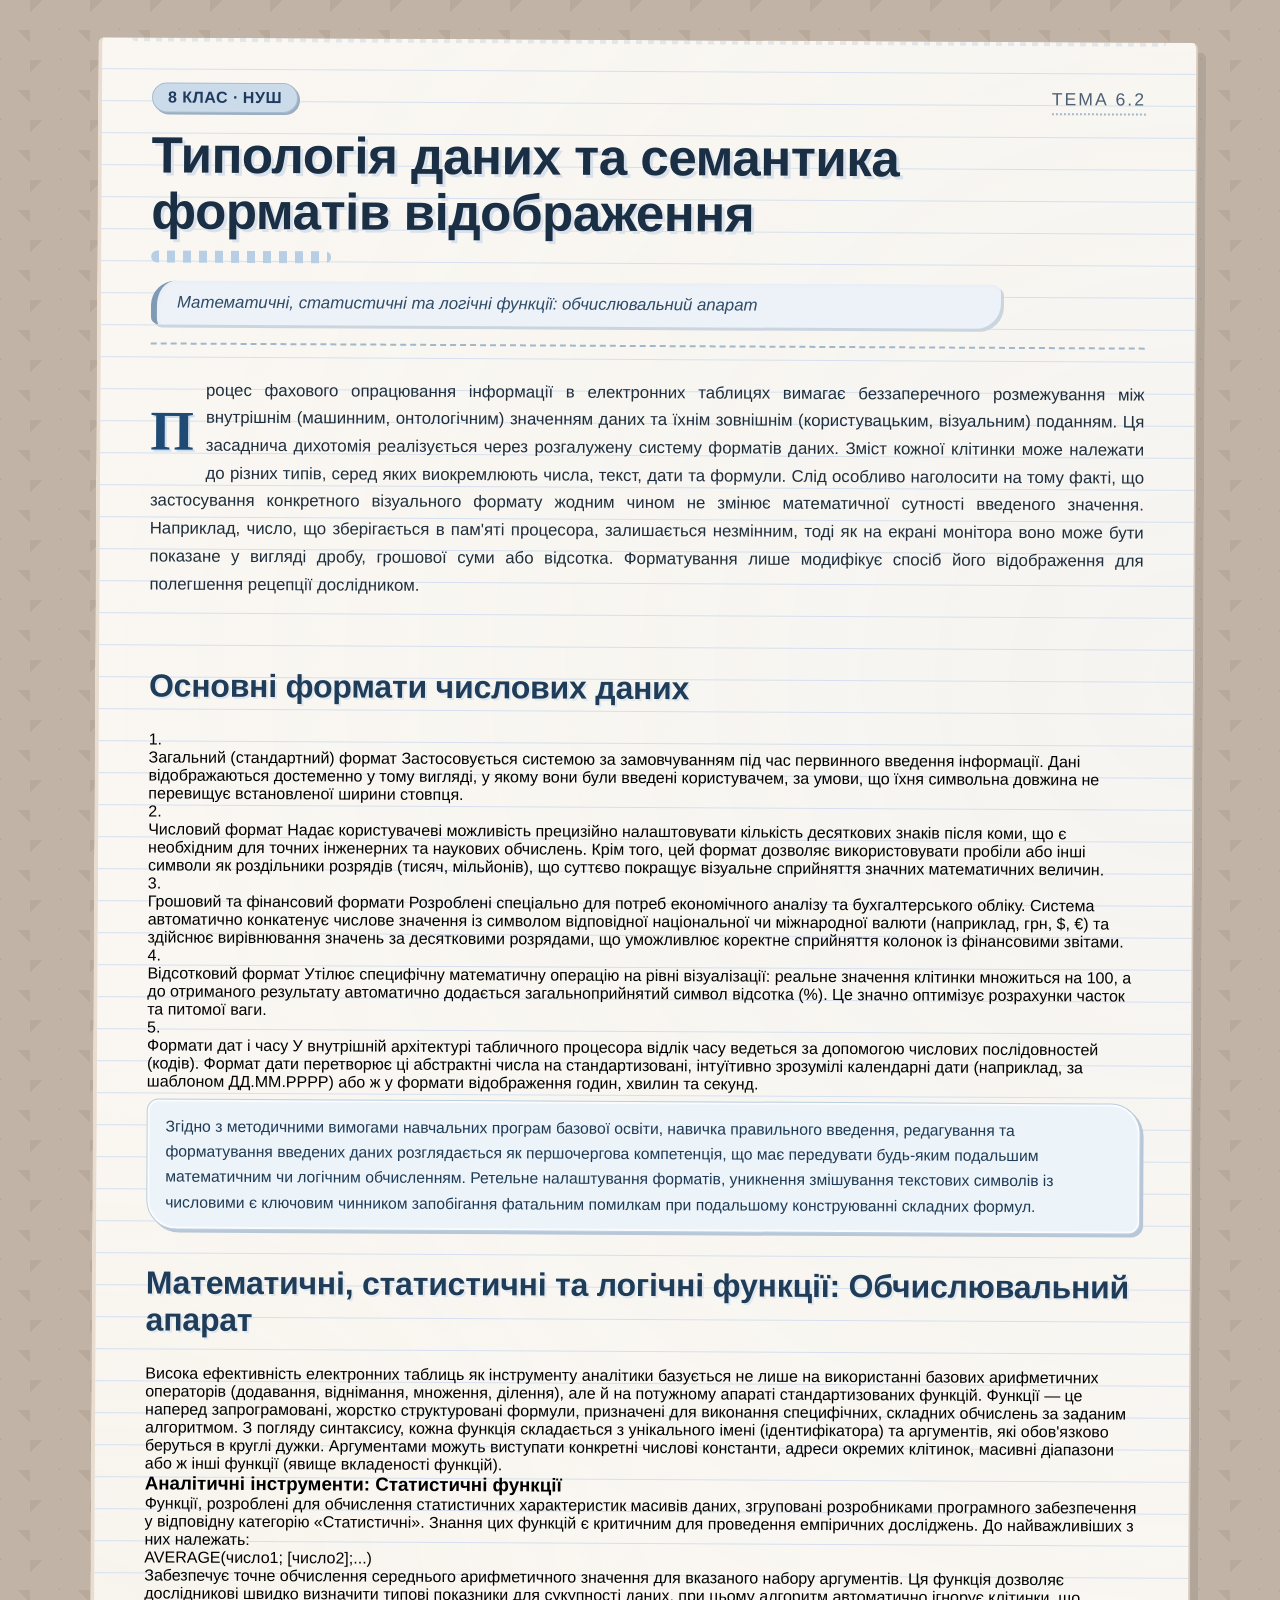
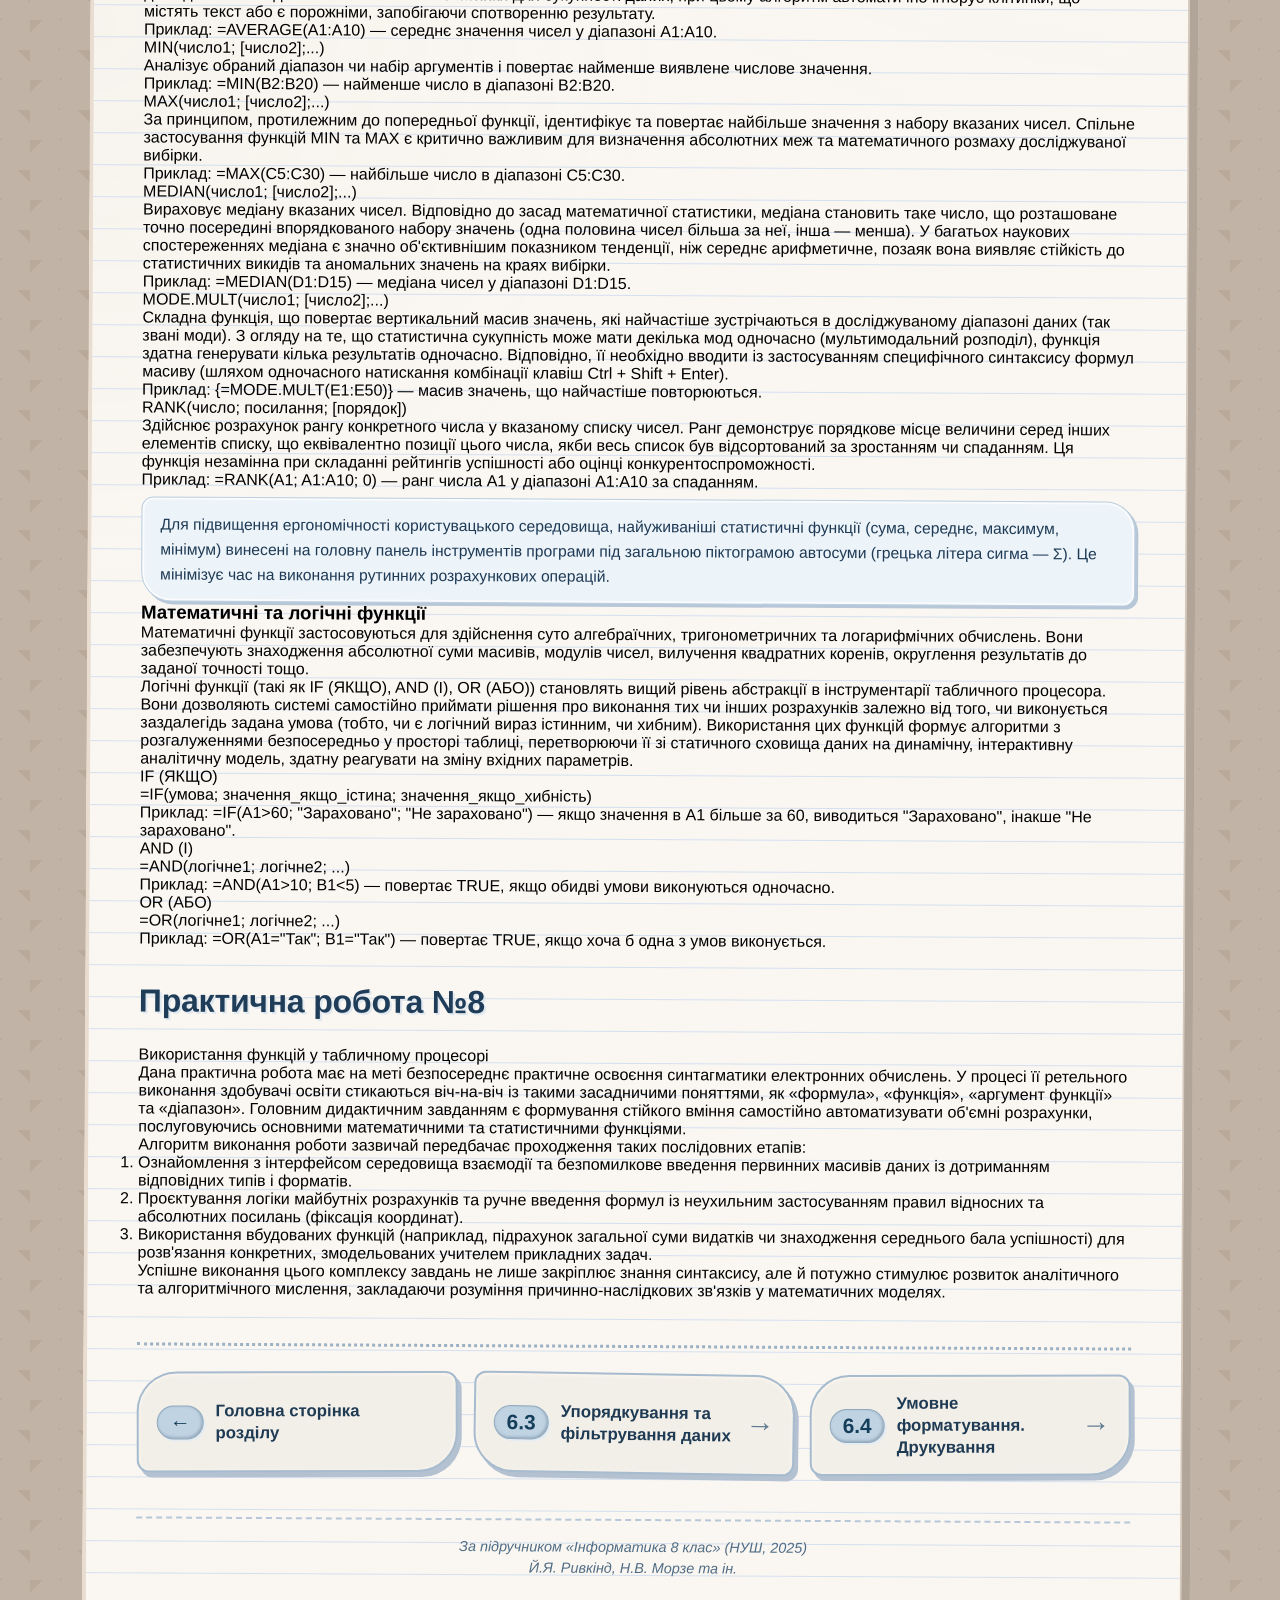
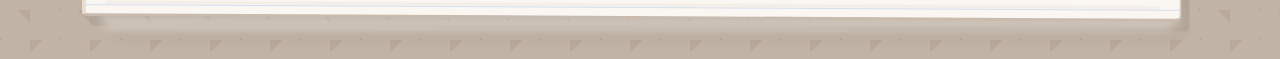
<file: chaptertwo.html>
<!DOCTYPE html>
<html lang="uk">
<head>
    <meta charset="UTF-8">
    <meta name="viewport" content="width=device-width, initial-scale=1.0">
    <title>6.2 · Типологія даних та функції</title>
    <link rel="stylesheet" href="style.css">
</head>
<body>
<div class="notebook">
    <div class="paper">
        <header class="header">
            <div class="header-top">
                <span class="class-badge">8 клас · НУШ</span>
                <span class="chapter-label">Тема 6.2</span>
            </div>
            <h1 class="main-title">Типологія даних та семантика форматів відображення</h1>
            <div class="title-underline"></div>
            <p class="subtitle">Математичні, статистичні та логічні функції: обчислювальний апарат</p>
        </header>

        <section class="intro-text">
            <p>Процес фахового опрацювання інформації в електронних таблицях вимагає беззаперечного розмежування між внутрішнім (машинним, онтологічним) значенням даних та їхнім зовнішнім (користувацьким, візуальним) поданням. Ця засаднича дихотомія реалізується через розгалужену систему форматів даних. Зміст кожної клітинки може належати до різних типів, серед яких виокремлюють числа, текст, дати та формули. Слід особливо наголосити на тому факті, що застосування конкретного візуального формату жодним чином не змінює математичної сутності введеного значення. Наприклад, число, що зберігається в пам'яті процесора, залишається незмінним, тоді як на екрані монітора воно може бути показане у вигляді дробу, грошової суми або відсотка. Форматування лише модифікує спосіб його відображення для полегшення рецепції дослідником.</p>
        </section>

        <section class="formats-section">
            <h2 class="section-title">Основні формати числових даних</h2>
            
            <div class="format-list">
                <div class="format-item">
                    <span class="format-number">1.</span>
                    <div class="format-content">
                        <span class="format-name">Загальний (стандартний) формат</span>
                        <span class="format-desc">Застосовується системою за замовчуванням під час первинного введення інформації. Дані відображаються достеменно у тому вигляді, у якому вони були введені користувачем, за умови, що їхня символьна довжина не перевищує встановленої ширини стовпця.</span>
                    </div>
                </div>
                <div class="format-item">
                    <span class="format-number">2.</span>
                    <div class="format-content">
                        <span class="format-name">Числовий формат</span>
                        <span class="format-desc">Надає користувачеві можливість прецизійно налаштовувати кількість десяткових знаків після коми, що є необхідним для точних інженерних та наукових обчислень. Крім того, цей формат дозволяє використовувати пробіли або інші символи як роздільники розрядів (тисяч, мільйонів), що суттєво покращує візуальне сприйняття значних математичних величин.</span>
                    </div>
                </div>
                <div class="format-item">
                    <span class="format-number">3.</span>
                    <div class="format-content">
                        <span class="format-name">Грошовий та фінансовий формати</span>
                        <span class="format-desc">Розроблені спеціально для потреб економічного аналізу та бухгалтерського обліку. Система автоматично конкатенує числове значення із символом відповідної національної чи міжнародної валюти (наприклад, грн, $, €) та здійснює вирівнювання значень за десятковими розрядами, що уможливлює коректне сприйняття колонок із фінансовими звітами.</span>
                    </div>
                </div>
                <div class="format-item">
                    <span class="format-number">4.</span>
                    <div class="format-content">
                        <span class="format-name">Відсотковий формат</span>
                        <span class="format-desc">Утілює специфічну математичну операцію на рівні візуалізації: реальне значення клітинки множиться на 100, а до отриманого результату автоматично додається загальноприйнятий символ відсотка (%). Це значно оптимізує розрахунки часток та питомої ваги.</span>
                    </div>
                </div>
                <div class="format-item">
                    <span class="format-number">5.</span>
                    <div class="format-content">
                        <span class="format-name">Формати дат і часу</span>
                        <span class="format-desc">У внутрішній архітектурі табличного процесора відлік часу ведеться за допомогою числових послідовностей (кодів). Формат дати перетворює ці абстрактні числа на стандартизовані, інтуїтивно зрозумілі календарні дати (наприклад, за шаблоном ДД.ММ.РРРР) або ж у формати відображення годин, хвилин та секунд.</span>
                    </div>
                </div>
            </div>

            <p class="table-note">Згідно з методичними вимогами навчальних програм базової освіти, навичка правильного введення, редагування та форматування введених даних розглядається як першочергова компетенція, що має передувати будь-яким подальшим математичним чи логічним обчисленням. Ретельне налаштування форматів, уникнення змішування текстових символів із числовими є ключовим чинником запобігання фатальним помилкам при подальшому конструюванні складних формул.</p>
        </section>

        <section class="functions-section">
            <h2 class="section-title">Математичні, статистичні та логічні функції: Обчислювальний апарат</h2>
            
            <p>Висока ефективність електронних таблиць як інструменту аналітики базується не лише на використанні базових арифметичних операторів (додавання, віднімання, множення, ділення), але й на потужному апараті стандартизованих функцій. Функції — це наперед запрограмовані, жорстко структуровані формули, призначені для виконання специфічних, складних обчислень за заданим алгоритмом. З погляду синтаксису, кожна функція складається з унікального імені (ідентифікатора) та аргументів, які обов'язково беруться в круглі дужки. Аргументами можуть виступати конкретні числові константи, адреси окремих клітинок, масивні діапазони або ж інші функції (явище вкладеності функцій).</p>

            <h3 class="subsection-title">Аналітичні інструменти: Статистичні функції</h3>
            <p>Функції, розроблені для обчислення статистичних характеристик масивів даних, згруповані розробниками програмного забезпечення у відповідну категорію «Статистичні». Знання цих функцій є критичним для проведення емпіричних досліджень. До найважливіших з них належать:</p>

            <div class="function-grid">
                <div class="function-card">
                    <div class="function-name">AVERAGE(число1; [число2];...)</div>
                    <div class="function-desc">Забезпечує точне обчислення середнього арифметичного значення для вказаного набору аргументів. Ця функція дозволяє дослідникові швидко визначити типові показники для сукупності даних, при цьому алгоритм автоматично ігнорує клітинки, що містять текст або є порожніми, запобігаючи спотворенню результату.</div>
                    <div class="function-example">Приклад: =AVERAGE(A1:A10) — середнє значення чисел у діапазоні A1:A10.</div>
                </div>
                <div class="function-card">
                    <div class="function-name">MIN(число1; [число2];...)</div>
                    <div class="function-desc">Аналізує обраний діапазон чи набір аргументів і повертає найменше виявлене числове значення.</div>
                    <div class="function-example">Приклад: =MIN(B2:B20) — найменше число в діапазоні B2:B20.</div>
                </div>
                <div class="function-card">
                    <div class="function-name">MAX(число1; [число2];...)</div>
                    <div class="function-desc">За принципом, протилежним до попередньої функції, ідентифікує та повертає найбільше значення з набору вказаних чисел. Спільне застосування функцій MIN та MAX є критично важливим для визначення абсолютних меж та математичного розмаху досліджуваної вибірки.</div>
                    <div class="function-example">Приклад: =MAX(C5:C30) — найбільше число в діапазоні C5:C30.</div>
                </div>
                <div class="function-card">
                    <div class="function-name">MEDIAN(число1; [число2];...)</div>
                    <div class="function-desc">Вираховує медіану вказаних чисел. Відповідно до засад математичної статистики, медіана становить таке число, що розташоване точно посередині впорядкованого набору значень (одна половина чисел більша за неї, інша — менша). У багатьох наукових спостереженнях медіана є значно об'єктивнішим показником тенденції, ніж середнє арифметичне, позаяк вона виявляє стійкість до статистичних викидів та аномальних значень на краях вибірки.</div>
                    <div class="function-example">Приклад: =MEDIAN(D1:D15) — медіана чисел у діапазоні D1:D15.</div>
                </div>
                <div class="function-card">
                    <div class="function-name">MODE.MULT(число1; [число2];...)</div>
                    <div class="function-desc">Складна функція, що повертає вертикальний масив значень, які найчастіше зустрічаються в досліджуваному діапазоні даних (так звані моди). З огляду на те, що статистична сукупність може мати декілька мод одночасно (мультимодальний розподіл), функція здатна генерувати кілька результатів одночасно. Відповідно, її необхідно вводити із застосуванням специфічного синтаксису формул масиву (шляхом одночасного натискання комбінації клавіш Ctrl + Shift + Enter).</div>
                    <div class="function-example">Приклад: {=MODE.MULT(E1:E50)} — масив значень, що найчастіше повторюються.</div>
                </div>
                <div class="function-card">
                    <div class="function-name">RANK(число; посилання; [порядок])</div>
                    <div class="function-desc">Здійснює розрахунок рангу конкретного числа у вказаному списку чисел. Ранг демонструє порядкове місце величини серед інших елементів списку, що еквівалентно позиції цього числа, якби весь список був відсортований за зростанням чи спаданням. Ця функція незамінна при складанні рейтингів успішності або оцінці конкурентоспроможності.</div>
                    <div class="function-example">Приклад: =RANK(A1; A1:A10; 0) — ранг числа A1 у діапазоні A1:A10 за спаданням.</div>
                </div>
            </div>

            <p class="table-note">Для підвищення ергономічності користувацького середовища, найуживаніші статистичні функції (сума, середнє, максимум, мінімум) винесені на головну панель інструментів програми під загальною піктограмою автосуми (грецька літера сигма — Σ). Це мінімізує час на виконання рутинних розрахункових операцій.</p>

            <h3 class="subsection-title">Математичні та логічні функції</h3>
            <p>Математичні функції застосовуються для здійснення суто алгебраїчних, тригонометричних та логарифмічних обчислень. Вони забезпечують знаходження абсолютної суми масивів, модулів чисел, вилучення квадратних коренів, округлення результатів до заданої точності тощо.</p>
            <p>Логічні функції (такі як IF (ЯКЩО), AND (І), OR (АБО)) становлять вищий рівень абстракції в інструментарії табличного процесора. Вони дозволяють системі самостійно приймати рішення про виконання тих чи інших розрахунків залежно від того, чи виконується заздалегідь задана умова (тобто, чи є логічний вираз істинним, чи хибним). Використання цих функцій формує алгоритми з розгалуженнями безпосередньо у просторі таблиці, перетворюючи її зі статичного сховища даних на динамічну, інтерактивну аналітичну модель, здатну реагувати на зміну вхідних параметрів.</p>

            <div class="logic-examples">
                <div class="logic-card">
                    <div class="logic-name">IF (ЯКЩО)</div>
                    <div class="logic-syntax">=IF(умова; значення_якщо_істина; значення_якщо_хибність)</div>
                    <div class="logic-example-text">Приклад: =IF(A1>60; "Зараховано"; "Не зараховано") — якщо значення в A1 більше за 60, виводиться "Зараховано", інакше "Не зараховано".</div>
                </div>
                <div class="logic-card">
                    <div class="logic-name">AND (І)</div>
                    <div class="logic-syntax">=AND(логічне1; логічне2; ...)</div>
                    <div class="logic-example-text">Приклад: =AND(A1>10; B1<5) — повертає TRUE, якщо обидві умови виконуються одночасно.</div>
                </div>
                <div class="logic-card">
                    <div class="logic-name">OR (АБО)</div>
                    <div class="logic-syntax">=OR(логічне1; логічне2; ...)</div>
                    <div class="logic-example-text">Приклад: =OR(A1="Так"; B1="Так") — повертає TRUE, якщо хоча б одна з умов виконується.</div>
                </div>
            </div>
        </section>

        <section class="practical-section">
            <h2 class="section-title">Практична робота №8</h2>
            <div class="practical-card">
                <span class="practical-badge">Використання функцій у табличному процесорі</span>
                <p>Дана практична робота має на меті безпосереднє практичне освоєння синтагматики електронних обчислень. У процесі її ретельного виконання здобувачі освіти стикаються віч-на-віч із такими засадничими поняттями, як «формула», «функція», «аргумент функції» та «діапазон». Головним дидактичним завданням є формування стійкого вміння самостійно автоматизувати об'ємні розрахунки, послуговуючись основними математичними та статистичними функціями.</p>
                <div class="algorithm-steps">
                    <p class="algorithm-title">Алгоритм виконання роботи зазвичай передбачає проходження таких послідовних етапів:</p>
                    <ol class="steps-list">
                        <li>Ознайомлення з інтерфейсом середовища взаємодії та безпомилкове введення первинних масивів даних із дотриманням відповідних типів і форматів.</li>
                        <li>Проєктування логіки майбутніх розрахунків та ручне введення формул із неухильним застосуванням правил відносних та абсолютних посилань (фіксація координат).</li>
                        <li>Використання вбудованих функцій (наприклад, підрахунок загальної суми видатків чи знаходження середнього бала успішності) для розв'язання конкретних, змодельованих учителем прикладних задач.</li>
                    </ol>
                </div>
                <p>Успішне виконання цього комплексу завдань не лише закріплює знання синтаксису, але й потужно стимулює розвиток аналітичного та алгоритмічного мислення, закладаючи розуміння причинно-наслідкових зв'язків у математичних моделях.</p>
            </div>
        </section>

        <section class="nav-section">
    <div class="nav-cards">
        <a href="index.html" class="nav-card">
            <span class="nav-number">←</span>
            <span class="nav-title">Головна сторінка розділу</span>
            <span class="nav-arrow"></span>
        </a>
        <a href="chapterthree.html" class="nav-card">
            <span class="nav-number">6.3</span>
            <span class="nav-title">Упорядкування та фільтрування даних</span>
            <span class="nav-arrow">→</span>
        </a>
        <a href="chapterfour.html" class="nav-card">
            <span class="nav-number">6.4</span>
            <span class="nav-title">Умовне форматування. Друкування</span>
            <span class="nav-arrow">→</span>
        </a>
    </div>
</section>

        <footer class="footer">
            <p>За підручником «Інформатика 8 клас» (НУШ, 2025)</p>
            <p>Й.Я. Ривкінд, Н.В. Морзе та ін.</p>
        </footer>
    </div>
    <div class="paper-edge"></div>
</div>
</body>
</html>
</file>
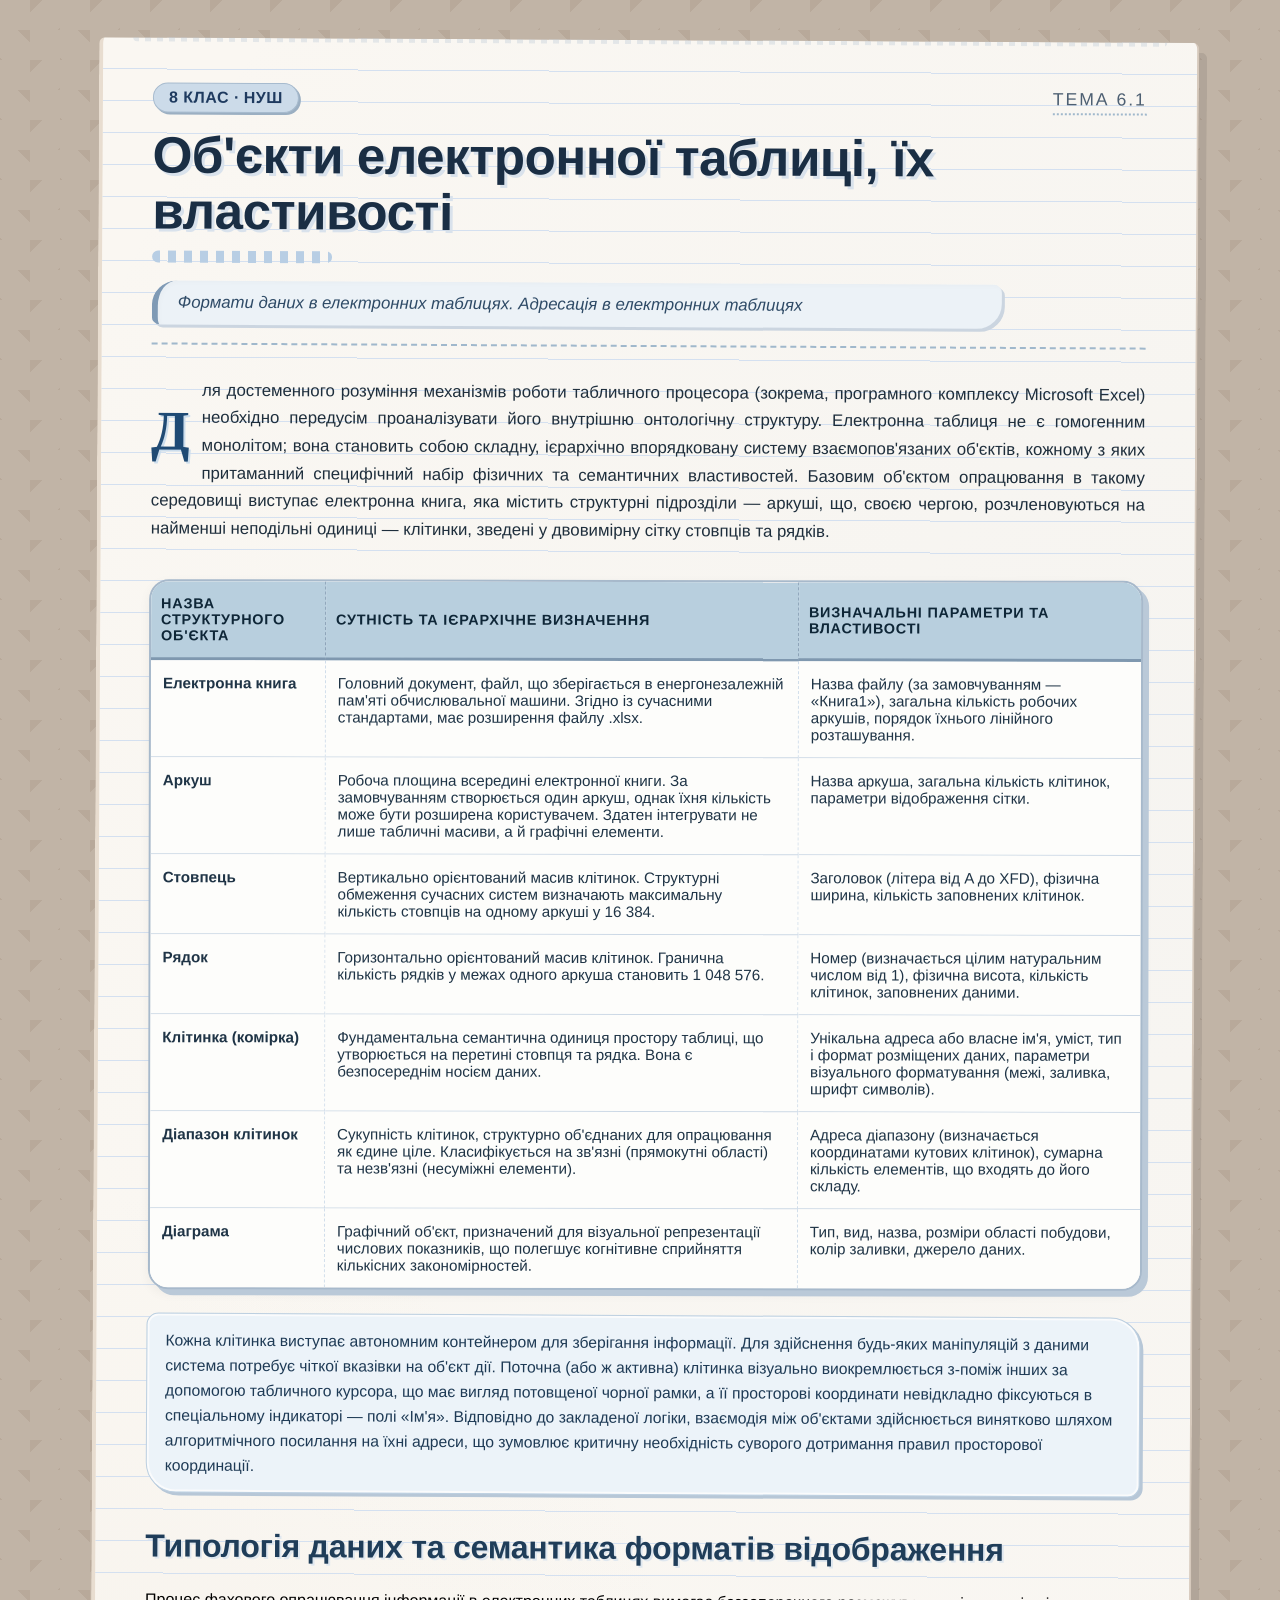
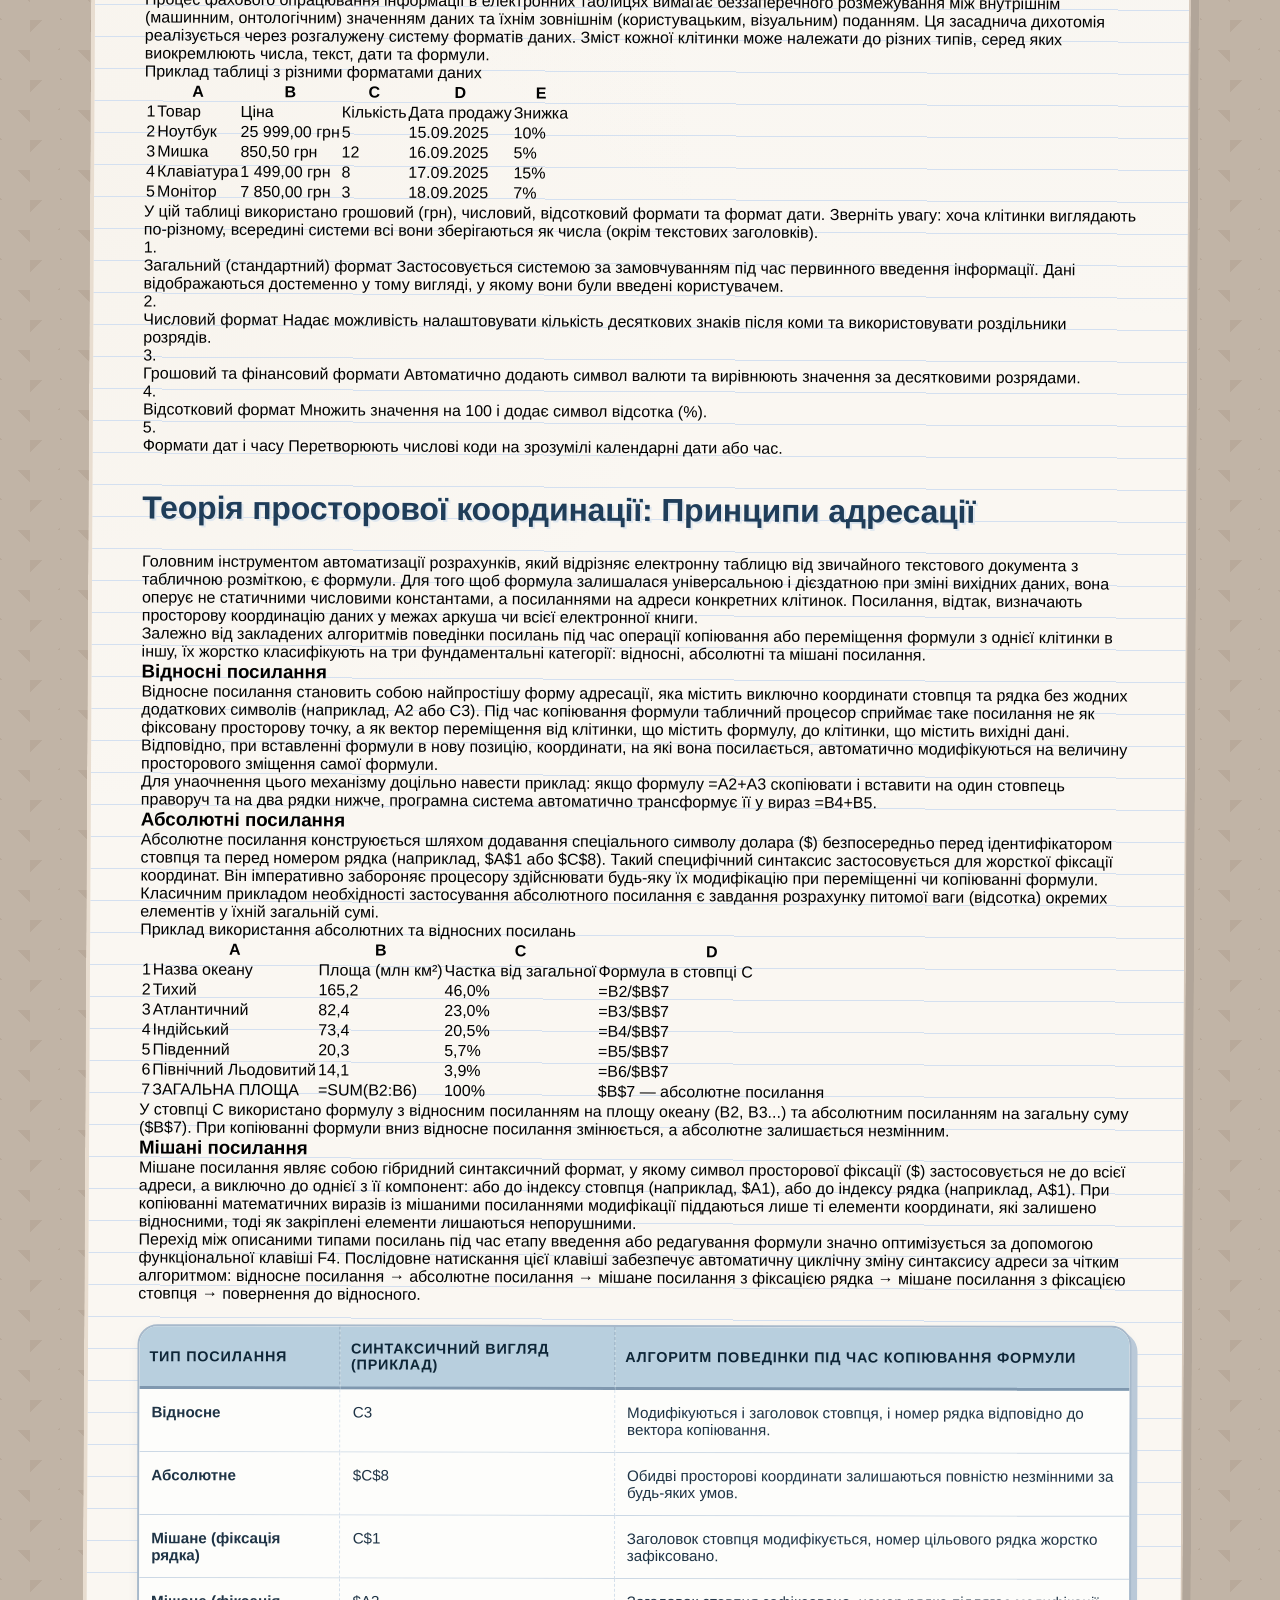
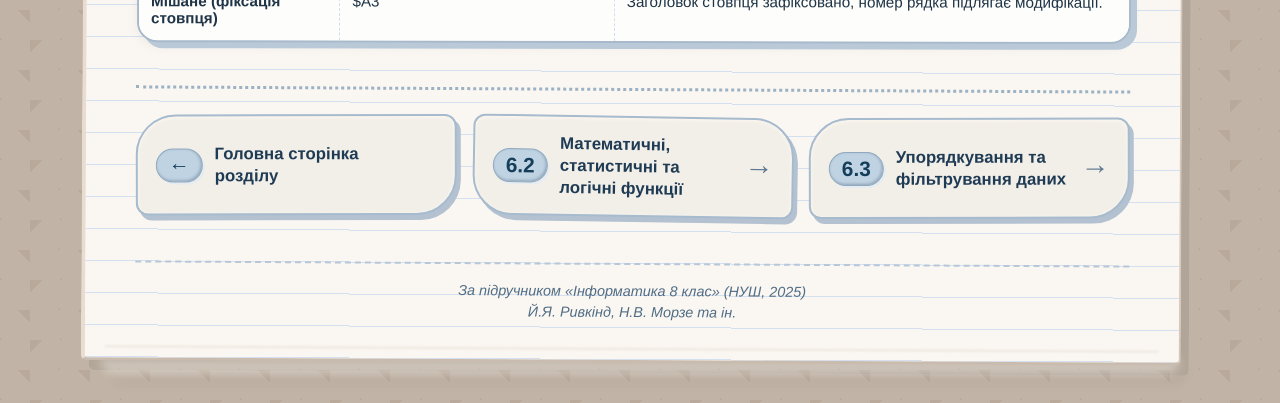
<file: examples.html>
<!DOCTYPE html>
<html lang="uk">
<head>
    <meta charset="UTF-8">
    <meta name="viewport" content="width=device-width, initial-scale=1.0">
    <title>6.1 · Об'єкти, формати даних, адресація</title>
    <link rel="stylesheet" href="style.css">
</head>
<body>
<div class="notebook">
    <div class="paper">
        <header class="header">
            <div class="header-top">
                <span class="class-badge">8 клас · НУШ</span>
                <span class="chapter-label">Тема 6.1</span>
            </div>
            <h1 class="main-title">Об'єкти електронної таблиці, їх властивості</h1>
            <div class="title-underline"></div>
            <p class="subtitle">Формати даних в електронних таблицях. Адресація в електронних таблицях</p>
        </header>

        <section class="intro-text">
            <p>Для достеменного розуміння механізмів роботи табличного процесора (зокрема, програмного комплексу Microsoft Excel) необхідно передусім проаналізувати його внутрішню онтологічну структуру. Електронна таблиця не є гомогенним монолітом; вона становить собою складну, ієрархічно впорядковану систему взаємопов'язаних об'єктів, кожному з яких притаманний специфічний набір фізичних та семантичних властивостей. Базовим об'єктом опрацювання в такому середовищі виступає електронна книга, яка містить структурні підрозділи — аркуші, що, своєю чергою, розчленовуються на найменші неподільні одиниці — клітинки, зведені у двовимірну сітку стовпців та рядків.</p>
        </section>

        <section class="objects-table-section">
            <table class="objects-table">
                <thead>
                    <tr>
                        <th>Назва структурного об'єкта</th>
                        <th>Сутність та ієрархічне визначення</th>
                        <th>Визначальні параметри та властивості</th>
                    </tr>
                </thead>
                <tbody>
                    <tr>
                        <td class="obj-name">Електронна книга</td>
                        <td>Головний документ, файл, що зберігається в енергонезалежній пам'яті обчислювальної машини. Згідно із сучасними стандартами, має розширення файлу .xlsx.</td>
                        <td>Назва файлу (за замовчуванням — «Книга1»), загальна кількість робочих аркушів, порядок їхнього лінійного розташування.</td>
                    </tr>
                    <tr>
                        <td class="obj-name">Аркуш</td>
                        <td>Робоча площина всередині електронної книги. За замовчуванням створюється один аркуш, однак їхня кількість може бути розширена користувачем. Здатен інтегрувати не лише табличні масиви, а й графічні елементи.</td>
                        <td>Назва аркуша, загальна кількість клітинок, параметри відображення сітки.</td>
                    </tr>
                    <tr>
                        <td class="obj-name">Стовпець</td>
                        <td>Вертикально орієнтований масив клітинок. Структурні обмеження сучасних систем визначають максимальну кількість стовпців на одному аркуші у 16 384.</td>
                        <td>Заголовок (літера від A до XFD), фізична ширина, кількість заповнених клітинок.</td>
                    </tr>
                    <tr>
                        <td class="obj-name">Рядок</td>
                        <td>Горизонтально орієнтований масив клітинок. Гранична кількість рядків у межах одного аркуша становить 1 048 576.</td>
                        <td>Номер (визначається цілим натуральним числом від 1), фізична висота, кількість клітинок, заповнених даними.</td>
                    </tr>
                    <tr>
                        <td class="obj-name">Клітинка (комірка)</td>
                        <td>Фундаментальна семантична одиниця простору таблиці, що утворюється на перетині стовпця та рядка. Вона є безпосереднім носієм даних.</td>
                        <td>Унікальна адреса або власне ім'я, уміст, тип і формат розміщених даних, параметри візуального форматування (межі, заливка, шрифт символів).</td>
                    </tr>
                    <tr>
                        <td class="obj-name">Діапазон клітинок</td>
                        <td>Сукупність клітинок, структурно об'єднаних для опрацювання як єдине ціле. Класифікується на зв'язні (прямокутні області) та незв'язні (несуміжні елементи).</td>
                        <td>Адреса діапазону (визначається координатами кутових клітинок), сумарна кількість елементів, що входять до його складу.</td>
                    </tr>
                    <tr>
                        <td class="obj-name">Діаграма</td>
                        <td>Графічний об'єкт, призначений для візуальної репрезентації числових показників, що полегшує когнітивне сприйняття кількісних закономірностей.</td>
                        <td>Тип, вид, назва, розміри області побудови, колір заливки, джерело даних.</td>
                    </tr>
                </tbody>
            </table>
            <p class="table-note">Кожна клітинка виступає автономним контейнером для зберігання інформації. Для здійснення будь-яких маніпуляцій з даними система потребує чіткої вказівки на об'єкт дії. Поточна (або ж активна) клітинка візуально виокремлюється з-поміж інших за допомогою табличного курсора, що має вигляд потовщеної чорної рамки, а її просторові координати невідкладно фіксуються в спеціальному індикаторі — полі «Ім'я». Відповідно до закладеної логіки, взаємодія між об'єктами здійснюється винятково шляхом алгоритмічного посилання на їхні адреси, що зумовлює критичну необхідність суворого дотримання правил просторової координації.</p>
        </section>

        <section class="formats-section">
            <h2 class="section-title">Типологія даних та семантика форматів відображення</h2>
            <p>Процес фахового опрацювання інформації в електронних таблицях вимагає беззаперечного розмежування між внутрішнім (машинним, онтологічним) значенням даних та їхнім зовнішнім (користувацьким, візуальним) поданням. Ця засаднича дихотомія реалізується через розгалужену систему форматів даних. Зміст кожної клітинки може належати до різних типів, серед яких виокремлюють числа, текст, дати та формули.</p>
            
            <div class="excel-table-wrapper">
                <div class="excel-title">Приклад таблиці з різними форматами даних</div>
                <table class="excel-table">
                    <thead>
                        <tr>
                            <th></th>
                            <th>A</th>
                            <th>B</th>
                            <th>C</th>
                            <th>D</th>
                            <th>E</th>
                        </tr>
                    </thead>
                    <tbody>
                        <tr>
                            <td class="excel-row-header">1</td>
                            <td>Товар</td>
                            <td>Ціна</td>
                            <td>Кількість</td>
                            <td>Дата продажу</td>
                            <td>Знижка</td>
                        </tr>
                        <tr>
                            <td class="excel-row-header">2</td>
                            <td>Ноутбук</td>
                            <td class="excel-currency">25 999,00 грн</td>
                            <td class="excel-number">5</td>
                            <td class="excel-date">15.09.2025</td>
                            <td class="excel-percent">10%</td>
                        </tr>
                        <tr>
                            <td class="excel-row-header">3</td>
                            <td>Мишка</td>
                            <td class="excel-currency">850,50 грн</td>
                            <td class="excel-number">12</td>
                            <td class="excel-date">16.09.2025</td>
                            <td class="excel-percent">5%</td>
                        </tr>
                        <tr>
                            <td class="excel-row-header">4</td>
                            <td>Клавіатура</td>
                            <td class="excel-currency">1 499,00 грн</td>
                            <td class="excel-number">8</td>
                            <td class="excel-date">17.09.2025</td>
                            <td class="excel-percent">15%</td>
                        </tr>
                        <tr>
                            <td class="excel-row-header">5</td>
                            <td>Монітор</td>
                            <td class="excel-currency">7 850,00 грн</td>
                            <td class="excel-number">3</td>
                            <td class="excel-date">18.09.2025</td>
                            <td class="excel-percent">7%</td>
                        </tr>
                    </tbody>
                </table>
                <div class="excel-note">У цій таблиці використано грошовий (грн), числовий, відсотковий формати та формат дати. Зверніть увагу: хоча клітинки виглядають по-різному, всередині системи всі вони зберігаються як числа (окрім текстових заголовків).</div>
            </div>

            <div class="format-list">
                <div class="format-item">
                    <span class="format-number">1.</span>
                    <div class="format-content">
                        <span class="format-name">Загальний (стандартний) формат</span>
                        <span class="format-desc">Застосовується системою за замовчуванням під час первинного введення інформації. Дані відображаються достеменно у тому вигляді, у якому вони були введені користувачем.</span>
                    </div>
                </div>
                <div class="format-item">
                    <span class="format-number">2.</span>
                    <div class="format-content">
                        <span class="format-name">Числовий формат</span>
                        <span class="format-desc">Надає можливість налаштовувати кількість десяткових знаків після коми та використовувати роздільники розрядів.</span>
                    </div>
                </div>
                <div class="format-item">
                    <span class="format-number">3.</span>
                    <div class="format-content">
                        <span class="format-name">Грошовий та фінансовий формати</span>
                        <span class="format-desc">Автоматично додають символ валюти та вирівнюють значення за десятковими розрядами.</span>
                    </div>
                </div>
                <div class="format-item">
                    <span class="format-number">4.</span>
                    <div class="format-content">
                        <span class="format-name">Відсотковий формат</span>
                        <span class="format-desc">Множить значення на 100 і додає символ відсотка (%).</span>
                    </div>
                </div>
                <div class="format-item">
                    <span class="format-number">5.</span>
                    <div class="format-content">
                        <span class="format-name">Формати дат і часу</span>
                        <span class="format-desc">Перетворюють числові коди на зрозумілі календарні дати або час.</span>
                    </div>
                </div>
            </div>
        </section>

        <section class="addressing-section">
            <h2 class="section-title">Теорія просторової координації: Принципи адресації</h2>
            <p>Головним інструментом автоматизації розрахунків, який відрізняє електронну таблицю від звичайного текстового документа з табличною розміткою, є формули. Для того щоб формула залишалася універсальною і дієздатною при зміні вихідних даних, вона оперує не статичними числовими константами, а посиланнями на адреси конкретних клітинок. Посилання, відтак, визначають просторову координацію даних у межах аркуша чи всієї електронної книги.</p>
            <p>Залежно від закладених алгоритмів поведінки посилань під час операції копіювання або переміщення формули з однієї клітинки в іншу, їх жорстко класифікують на три фундаментальні категорії: відносні, абсолютні та мішані посилання.</p>

            <h3 class="subsection-title">Відносні посилання</h3>
            <p>Відносне посилання становить собою найпростішу форму адресації, яка містить виключно координати стовпця та рядка без жодних додаткових символів (наприклад, A2 або C3). Під час копіювання формули табличний процесор сприймає таке посилання не як фіксовану просторову точку, а як вектор переміщення від клітинки, що містить формулу, до клітинки, що містить вихідні дані. Відповідно, при вставленні формули в нову позицію, координати, на які вона посилається, автоматично модифікуються на величину просторового зміщення самої формули.</p>
            <p>Для унаочнення цього механізму доцільно навести приклад: якщо формулу =A2+A3 скопіювати і вставити на один стовпець праворуч та на два рядки нижче, програмна система автоматично трансформує її у вираз =B4+B5.</p>

            <h3 class="subsection-title">Абсолютні посилання</h3>
            <p>Абсолютне посилання конструюється шляхом додавання спеціального символу долара ($) безпосередньо перед ідентифікатором стовпця та перед номером рядка (наприклад, $A$1 або $C$8). Такий специфічний синтаксис застосовується для жорсткої фіксації координат. Він імперативно забороняє процесору здійснювати будь-яку їх модифікацію при переміщенні чи копіюванні формули.</p>
            <p>Класичним прикладом необхідності застосування абсолютного посилання є завдання розрахунку питомої ваги (відсотка) окремих елементів у їхній загальній сумі.</p>

            <div class="excel-table-wrapper">
                <div class="excel-title">Приклад використання абсолютних та відносних посилань</div>
                <table class="excel-table">
                    <thead>
                        <tr>
                            <th></th>
                            <th>A</th>
                            <th>B</th>
                            <th>C</th>
                            <th>D</th>
                        </tr>
                    </thead>
                    <tbody>
                        <tr>
                            <td class="excel-row-header">1</td>
                            <td>Назва океану</td>
                            <td>Площа (млн км²)</td>
                            <td>Частка від загальної</td>
                            <td>Формула в стовпці C</td>
                        </tr>
                        <tr>
                            <td class="excel-row-header">2</td>
                            <td>Тихий</td>
                            <td class="excel-number">165,2</td>
                            <td class="excel-percent">46,0%</td>
                            <td class="excel-formula">=B2/$B$7</td>
                        </tr>
                        <tr>
                            <td class="excel-row-header">3</td>
                            <td>Атлантичний</td>
                            <td class="excel-number">82,4</td>
                            <td class="excel-percent">23,0%</td>
                            <td class="excel-formula">=B3/$B$7</td>
                        </tr>
                        <tr>
                            <td class="excel-row-header">4</td>
                            <td>Індійський</td>
                            <td class="excel-number">73,4</td>
                            <td class="excel-percent">20,5%</td>
                            <td class="excel-formula">=B4/$B$7</td>
                        </tr>
                        <tr>
                            <td class="excel-row-header">5</td>
                            <td>Південний</td>
                            <td class="excel-number">20,3</td>
                            <td class="excel-percent">5,7%</td>
                            <td class="excel-formula">=B5/$B$7</td>
                        </tr>
                        <tr>
                            <td class="excel-row-header">6</td>
                            <td>Північний Льодовитий</td>
                            <td class="excel-number">14,1</td>
                            <td class="excel-percent">3,9%</td>
                            <td class="excel-formula">=B6/$B$7</td>
                        </tr>
                        <tr>
                            <td class="excel-row-header">7</td>
                            <td class="excel-total">ЗАГАЛЬНА ПЛОЩА</td>
                            <td class="excel-total">=SUM(B2:B6)</td>
                            <td class="excel-total">100%</td>
                            <td class="excel-formula">$B$7 — абсолютне посилання</td>
                        </tr>
                    </tbody>
                </table>
                <div class="excel-note">У стовпці C використано формулу з відносним посиланням на площу океану (B2, B3...) та абсолютним посиланням на загальну суму ($B$7). При копіюванні формули вниз відносне посилання змінюється, а абсолютне залишається незмінним.</div>
            </div>

            <h3 class="subsection-title">Мішані посилання</h3>
            <p>Мішане посилання являє собою гібридний синтаксичний формат, у якому символ просторової фіксації ($) застосовується не до всієї адреси, а виключно до однієї з її компонент: або до індексу стовпця (наприклад, $A1), або до індексу рядка (наприклад, A$1). При копіюванні математичних виразів із мішаними посиланнями модифікації піддаються лише ті елементи координати, які залишено відносними, тоді як закріплені елементи лишаються непорушними.</p>
            <p>Перехід між описаними типами посилань під час етапу введення або редагування формули значно оптимізується за допомогою функціональної клавіші F4. Послідовне натискання цієї клавіші забезпечує автоматичну циклічну зміну синтаксису адреси за чітким алгоритмом: відносне посилання → абсолютне посилання → мішане посилання з фіксацією рядка → мішане посилання з фіксацією стовпця → повернення до відносного.</p>

            <table class="objects-table">
                <thead>
                    <tr>
                        <th>Тип посилання</th>
                        <th>Синтаксичний вигляд (приклад)</th>
                        <th>Алгоритм поведінки під час копіювання формули</th>
                    </tr>
                </thead>
                <tbody>
                    <tr>
                        <td class="obj-name">Відносне</td>
                        <td>C3</td>
                        <td>Модифікуються і заголовок стовпця, і номер рядка відповідно до вектора копіювання.</td>
                    </tr>
                    <tr>
                        <td class="obj-name">Абсолютне</td>
                        <td>$C$8</td>
                        <td>Обидві просторові координати залишаються повністю незмінними за будь-яких умов.</td>
                    </tr>
                    <tr>
                        <td class="obj-name">Мішане (фіксація рядка)</td>
                        <td>C$1</td>
                        <td>Заголовок стовпця модифікується, номер цільового рядка жорстко зафіксовано.</td>
                    </tr>
                    <tr>
                        <td class="obj-name">Мішане (фіксація стовпця)</td>
                        <td>$A3</td>
                        <td>Заголовок стовпця зафіксовано, номер рядка підлягає модифікації.</td>
                    </tr>
                </tbody>
            </table>
        </section>

<section class="nav-section">
    <div class="nav-cards">
        <a href="index.html" class="nav-card">
            <span class="nav-number">←</span>
            <span class="nav-title">Головна сторінка розділу</span>
            <span class="nav-arrow"></span>
        </a>
        <a href="chaptertwo.html" class="nav-card">
            <span class="nav-number">6.2</span>
            <span class="nav-title">Математичні, статистичні та логічні функції</span>
            <span class="nav-arrow">→</span>
        </a>
        <a href="chapterthree.html" class="nav-card">
            <span class="nav-number">6.3</span>
            <span class="nav-title">Упорядкування та фільтрування даних</span>
            <span class="nav-arrow">→</span>
        </a>
    </div>
</section>

        <footer class="footer">
            <p>За підручником «Інформатика 8 клас» (НУШ, 2025)</p>
            <p>Й.Я. Ривкінд, Н.В. Морзе та ін.</p>
        </footer>
    </div>
    <div class="paper-edge"></div>
</div>
</body>
</html>
</file>
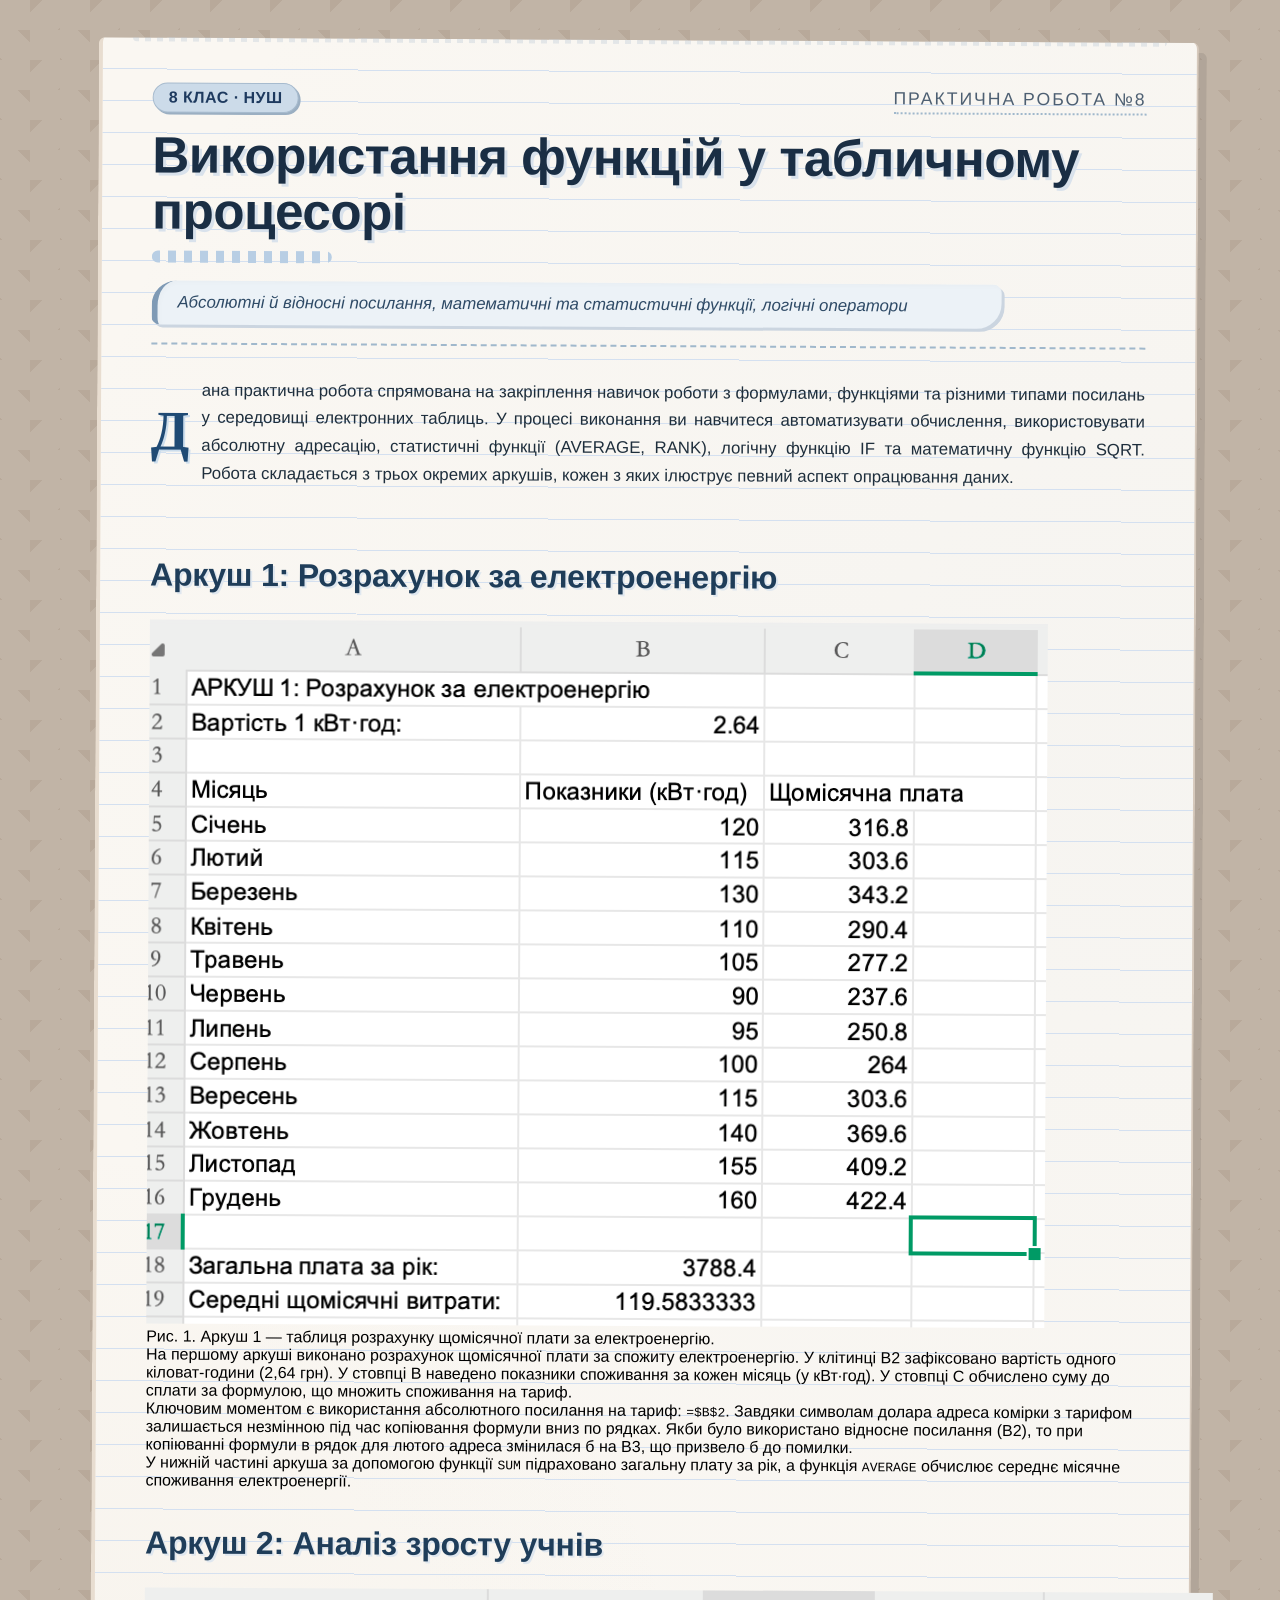
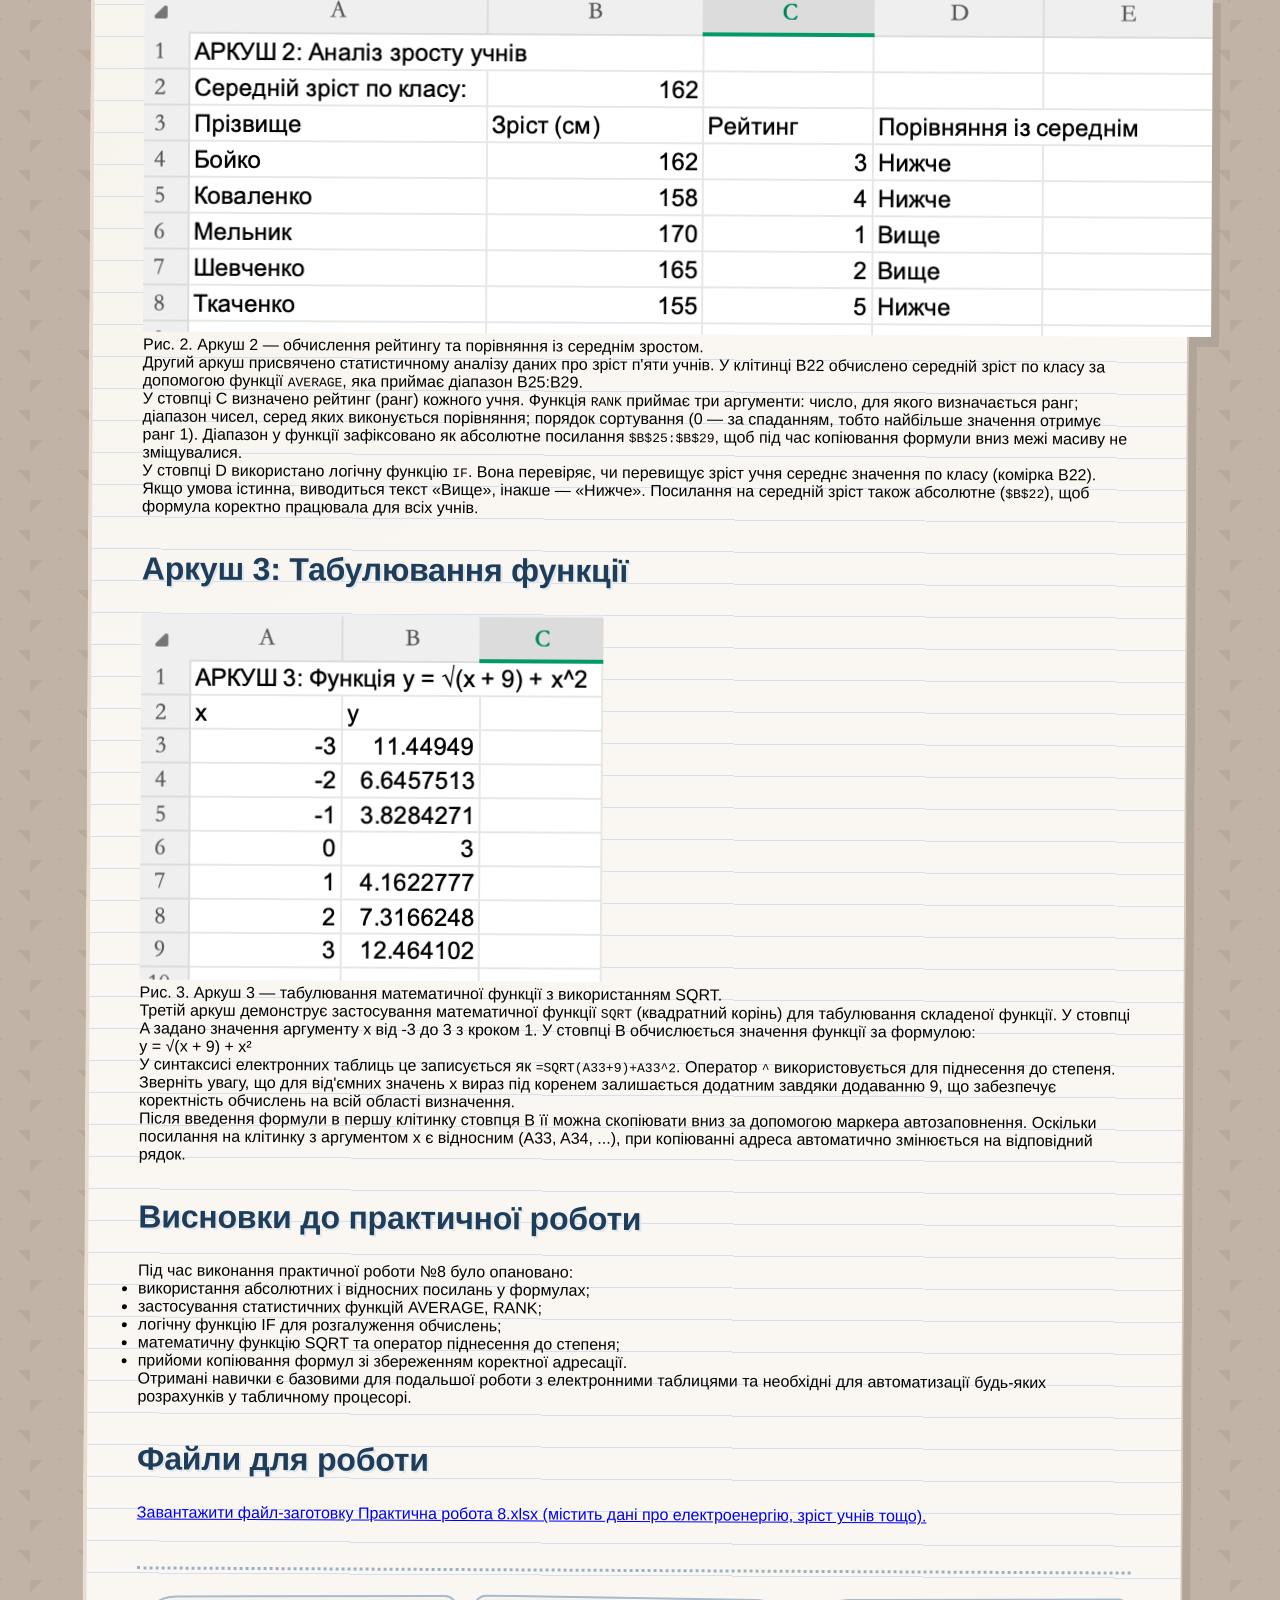
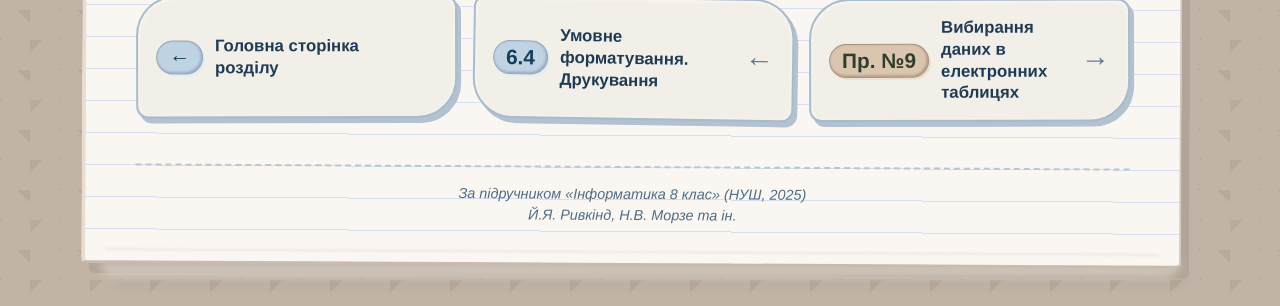
<file: practical8.html>
<!DOCTYPE html>
<html lang="uk">
<head>
    <meta charset="UTF-8">
    <meta name="viewport" content="width=device-width, initial-scale=1.0">
    <title>Практична робота №8 · Використання функцій</title>
    <link rel="stylesheet" href="style.css">
</head>
<body>
<div class="notebook">
    <div class="paper">
        <header class="header">
            <div class="header-top">
                <span class="class-badge">8 клас · НУШ</span>
                <span class="chapter-label">Практична робота №8</span>
            </div>
            <h1 class="main-title">Використання функцій у табличному процесорі</h1>
            <div class="title-underline"></div>
            <p class="subtitle">Абсолютні й відносні посилання, математичні та статистичні функції, логічні оператори</p>
        </header>

        <section class="intro-text">
            <p>Дана практична робота спрямована на закріплення навичок роботи з формулами, функціями та різними типами посилань у середовищі електронних таблиць. У процесі виконання ви навчитеся автоматизувати обчислення, використовувати абсолютну адресацію, статистичні функції (AVERAGE, RANK), логічну функцію IF та математичну функцію SQRT. Робота складається з трьох окремих аркушів, кожен з яких ілюструє певний аспект опрацювання даних.</p>
        </section>

        <section class="task-block">
            <h2 class="section-title">Аркуш 1: Розрахунок за електроенергію</h2>
            <div class="screenshot-placeholder">
                <div class="screenshot-frame">
                    <img src="screen1.png" alt="Аркуш 1: Розрахунок за електроенергію" class="screenshot-img">
                </div>
                <p class="screenshot-caption">Рис. 1. Аркуш 1 — таблиця розрахунку щомісячної плати за електроенергію.</p>
            </div>
            <p>На першому аркуші виконано розрахунок щомісячної плати за спожиту електроенергію. У клітинці B2 зафіксовано вартість одного кіловат-години (2,64 грн). У стовпці B наведено показники споживання за кожен місяць (у кВт·год). У стовпці C обчислено суму до сплати за формулою, що множить споживання на тариф.</p>
            <p>Ключовим моментом є використання абсолютного посилання на тариф: <code>=$B$2</code>. Завдяки символам долара адреса комірки з тарифом залишається незмінною під час копіювання формули вниз по рядках. Якби було використано відносне посилання (B2), то при копіюванні формули в рядок для лютого адреса змінилася б на B3, що призвело б до помилки.</p>
            <p>У нижній частині аркуша за допомогою функції <code>SUM</code> підраховано загальну плату за рік, а функція <code>AVERAGE</code> обчислює середнє місячне споживання електроенергії.</p>
        </section>

        <section class="task-block">
            <h2 class="section-title">Аркуш 2: Аналіз зросту учнів</h2>
            <div class="screenshot-placeholder">
                <div class="screenshot-frame">
                    <img src="screen2.png" alt="Аркуш 2: Аналіз зросту учнів" class="screenshot-img">
                </div>
                <p class="screenshot-caption">Рис. 2. Аркуш 2 — обчислення рейтингу та порівняння із середнім зростом.</p>
            </div>
            <p>Другий аркуш присвячено статистичному аналізу даних про зріст п'яти учнів. У клітинці B22 обчислено середній зріст по класу за допомогою функції <code>AVERAGE</code>, яка приймає діапазон B25:B29.</p>
            <p>У стовпці C визначено рейтинг (ранг) кожного учня. Функція <code>RANK</code> приймає три аргументи: число, для якого визначається ранг; діапазон чисел, серед яких виконується порівняння; порядок сортування (0 — за спаданням, тобто найбільше значення отримує ранг 1). Діапазон у функції зафіксовано як абсолютне посилання <code>$B$25:$B$29</code>, щоб під час копіювання формули вниз межі масиву не зміщувалися.</p>
            <p>У стовпці D використано логічну функцію <code>IF</code>. Вона перевіряє, чи перевищує зріст учня середнє значення по класу (комірка B22). Якщо умова істинна, виводиться текст «Вище», інакше — «Нижче». Посилання на середній зріст також абсолютне (<code>$B$22</code>), щоб формула коректно працювала для всіх учнів.</p>
        </section>

        <section class="task-block">
            <h2 class="section-title">Аркуш 3: Табулювання функції</h2>
            <div class="screenshot-placeholder">
                <div class="screenshot-frame">
                    <img src="screen3.png" alt="Аркуш 3: Функція y = √(x + 9) + x²" class="screenshot-img">
                </div>
                <p class="screenshot-caption">Рис. 3. Аркуш 3 — табулювання математичної функції з використанням SQRT.</p>
            </div>
            <p>Третій аркуш демонструє застосування математичної функції <code>SQRT</code> (квадратний корінь) для табулювання складеної функції. У стовпці A задано значення аргументу x від -3 до 3 з кроком 1. У стовпці B обчислюється значення функції за формулою:</p>
            <div class="formula-block">
                y = √(x + 9) + x²
            </div>
            <p>У синтаксисі електронних таблиць це записується як <code>=SQRT(A33+9)+A33^2</code>. Оператор <code>^</code> використовується для піднесення до степеня. Зверніть увагу, що для від'ємних значень x вираз під коренем залишається додатним завдяки додаванню 9, що забезпечує коректність обчислень на всій області визначення.</p>
            <p>Після введення формули в першу клітинку стовпця B її можна скопіювати вниз за допомогою маркера автозаповнення. Оскільки посилання на клітинку з аргументом x є відносним (A33, A34, ...), при копіюванні адреса автоматично змінюється на відповідний рядок.</p>
        </section>

        <section class="summary-section">
            <h2 class="section-title">Висновки до практичної роботи</h2>
            <p>Під час виконання практичної роботи №8 було опановано:</p>
            <ul class="indicator-list">
                <li>використання абсолютних і відносних посилань у формулах;</li>
                <li>застосування статистичних функцій AVERAGE, RANK;</li>
                <li>логічну функцію IF для розгалуження обчислень;</li>
                <li>математичну функцію SQRT та оператор піднесення до степеня;</li>
                <li>прийоми копіювання формул зі збереженням коректної адресації.</li>
            </ul>
            <p>Отримані навички є базовими для подальшої роботи з електронними таблицями та необхідні для автоматизації будь-яких розрахунків у табличному процесорі.</p>
        </section>

<section class="resources-block">
            <h2 class="section-title">Файли для роботи</h2>
            <div class="resource-grid">
                <a href="Практична робота 8.xlsx" download class="resource-card">
                    <span class="resource-name">Завантажити файл-заготовку</span>
                    <span class="resource-desc">Практична робота 8.xlsx (містить дані про електроенергію, зріст учнів тощо).</span>
                </a>
            </div>
        </section> 
        
        <section class="nav-section">
            <div class="nav-cards">
                <a href="index.html" class="nav-card">
                    <span class="nav-number">←</span>
                    <span class="nav-title">Головна сторінка розділу</span>
                    <span class="nav-arrow"></span>
                </a>
                <a href="chapterfour.html" class="nav-card">
                    <span class="nav-number">6.4</span>
                    <span class="nav-title">Умовне форматування. Друкування</span>
                    <span class="nav-arrow">←</span>
                </a>
                <a href="practical9.html" class="nav-card practical">
                    <span class="nav-number">Пр. №9</span>
                    <span class="nav-title">Вибирання даних в електронних таблицях</span>
                    <span class="nav-arrow">→</span>
                </a>
            </div>
        </section>

        <footer class="footer">
            <p>За підручником «Інформатика 8 клас» (НУШ, 2025)</p>
            <p>Й.Я. Ривкінд, Н.В. Морзе та ін.</p>
        </footer>
    </div>
    <div class="paper-edge"></div>
</div>
</body>
</html>
</file>
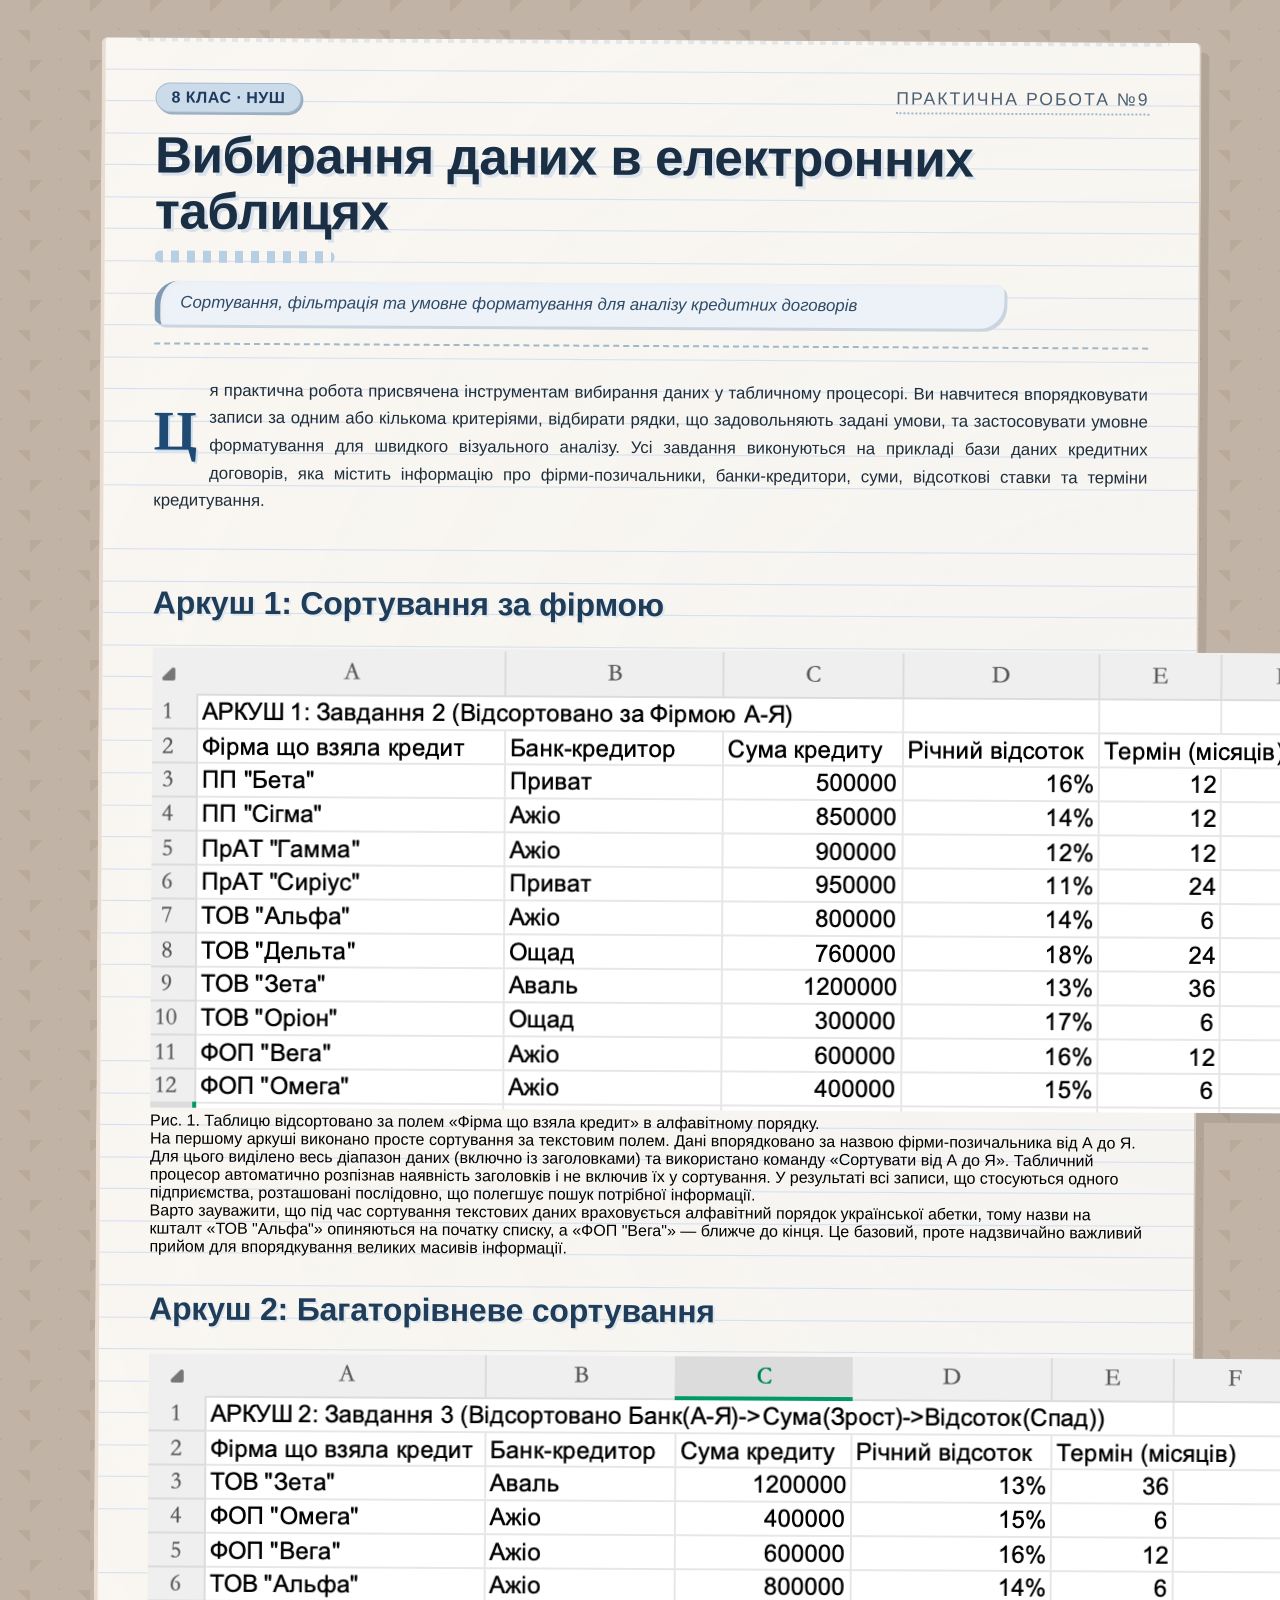
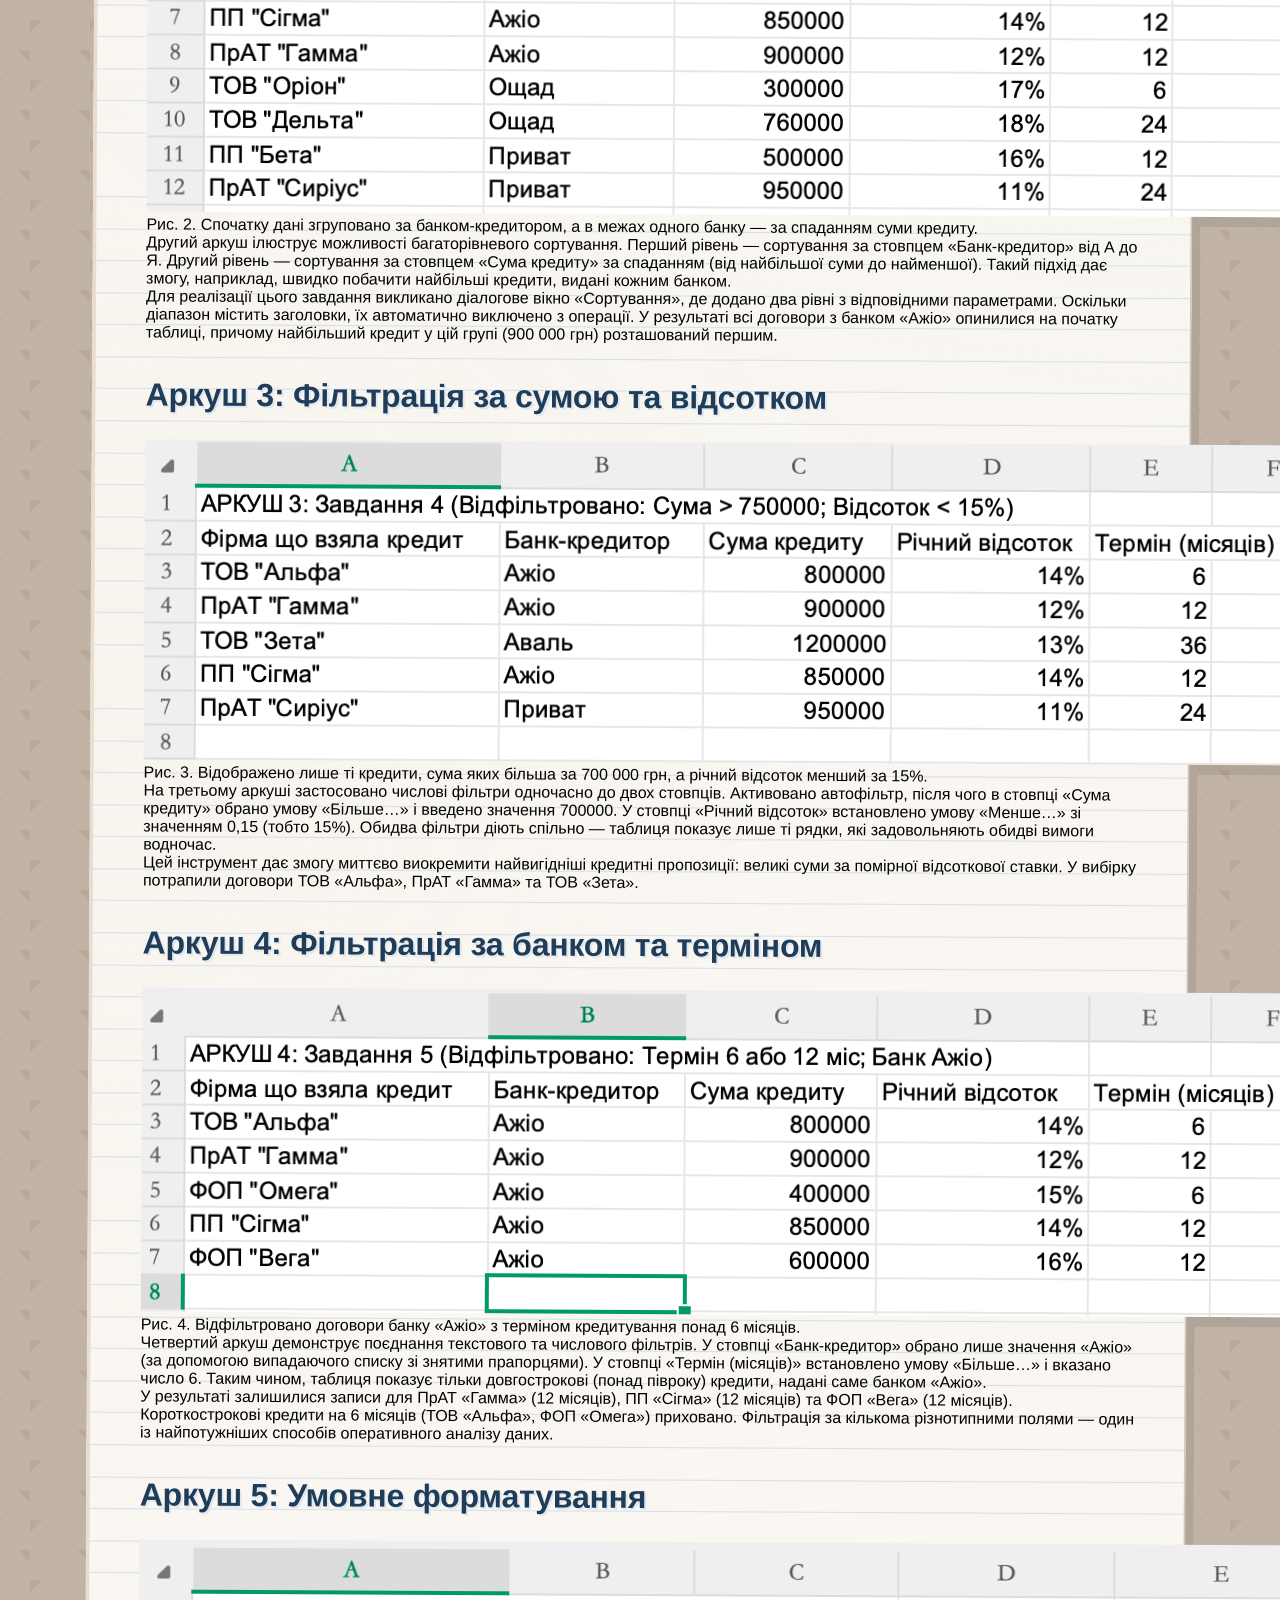
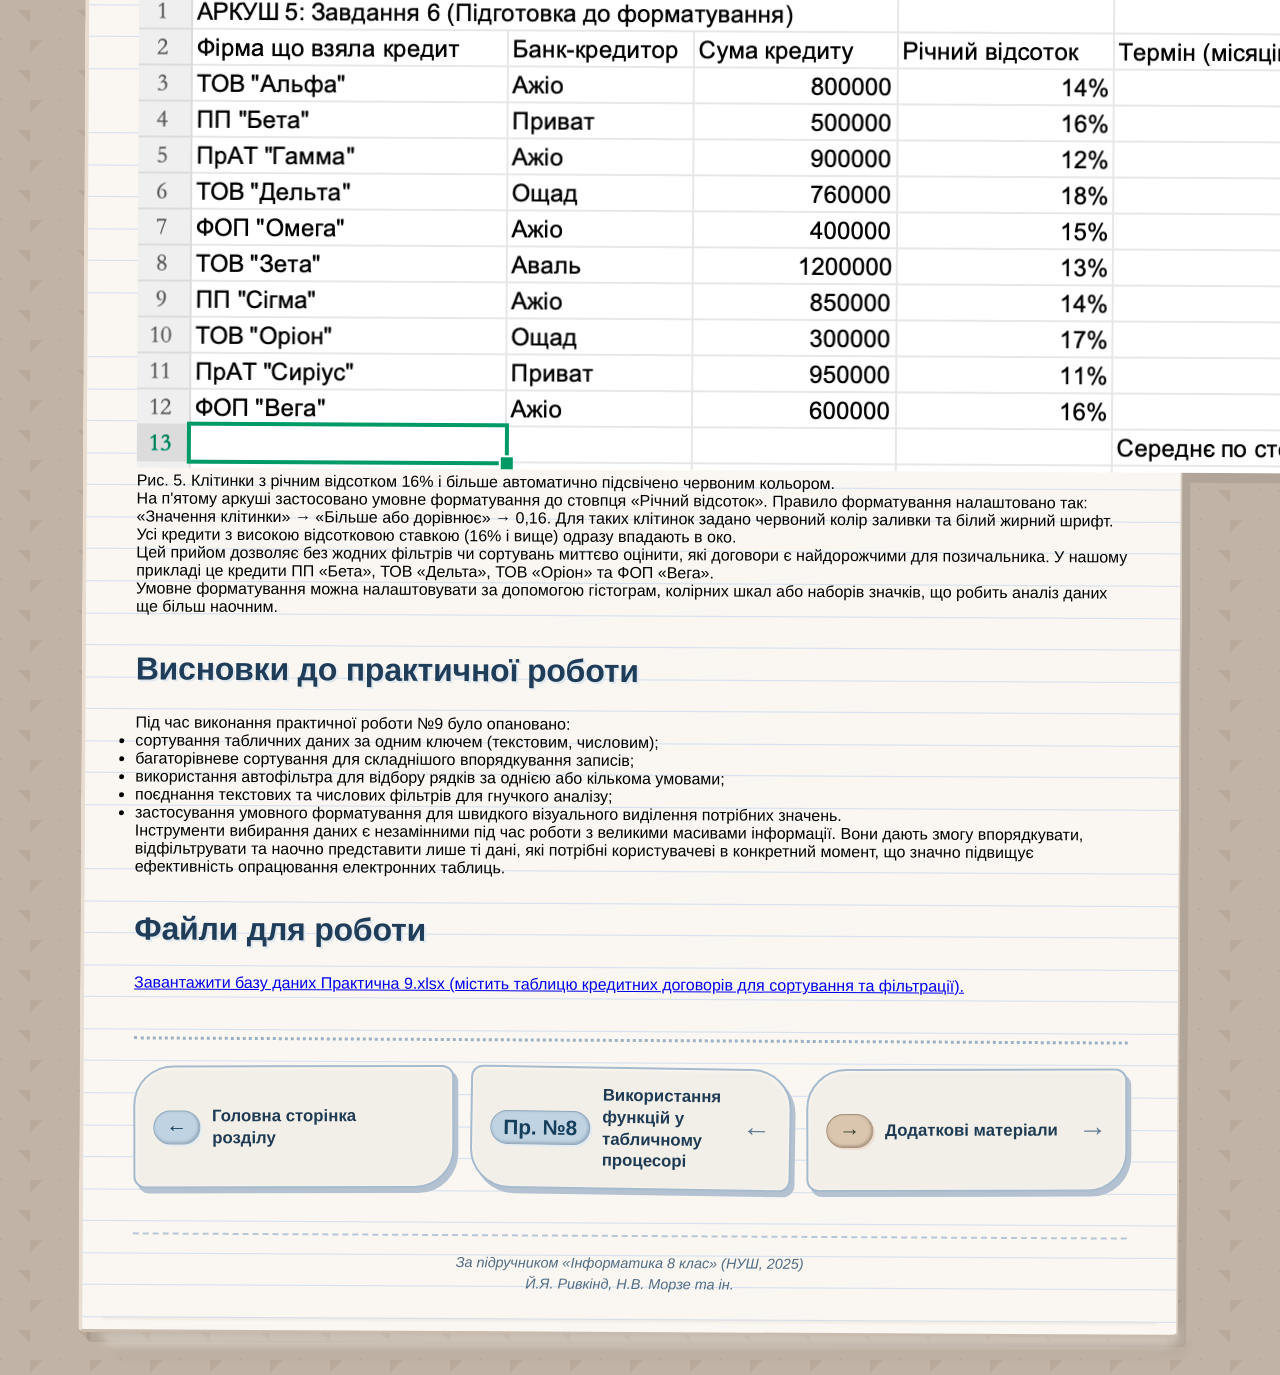
<file: practical9.html>
<!DOCTYPE html>
<html lang="uk">
<head>
    <meta charset="UTF-8">
    <meta name="viewport" content="width=device-width, initial-scale=1.0">
    <title>Практична робота №9 · Вибирання даних в електронних таблицях</title>
    <link rel="stylesheet" href="style.css">
</head>
<body>
<div class="notebook">
    <div class="paper">
        <header class="header">
            <div class="header-top">
                <span class="class-badge">8 клас · НУШ</span>
                <span class="chapter-label">Практична робота №9</span>
            </div>
            <h1 class="main-title">Вибирання даних в електронних таблицях</h1>
            <div class="title-underline"></div>
            <p class="subtitle">Сортування, фільтрація та умовне форматування для аналізу кредитних договорів</p>
        </header>

        <section class="intro-text">
            <p>Ця практична робота присвячена інструментам вибирання даних у табличному процесорі. Ви навчитеся впорядковувати записи за одним або кількома критеріями, відбирати рядки, що задовольняють задані умови, та застосовувати умовне форматування для швидкого візуального аналізу. Усі завдання виконуються на прикладі бази даних кредитних договорів, яка містить інформацію про фірми-позичальники, банки-кредитори, суми, відсоткові ставки та терміни кредитування.</p>
        </section>

        <section class="task-block">
            <h2 class="section-title">Аркуш 1: Сортування за фірмою</h2>
            <div class="screenshot-placeholder">
                <div class="screenshot-frame">
                    <img src="screen4.png" alt="Аркуш 1: Сортування за назвою фірми" class="screenshot-img">
                </div>
                <p class="screenshot-caption">Рис. 1. Таблицю відсортовано за полем «Фірма що взяла кредит» в алфавітному порядку.</p>
            </div>
            <p>На першому аркуші виконано просте сортування за текстовим полем. Дані впорядковано за назвою фірми-позичальника від А до Я. Для цього виділено весь діапазон даних (включно із заголовками) та використано команду «Сортувати від А до Я». Табличний процесор автоматично розпізнав наявність заголовків і не включив їх у сортування. У результаті всі записи, що стосуються одного підприємства, розташовані послідовно, що полегшує пошук потрібної інформації.</p>
            <p>Варто зауважити, що під час сортування текстових даних враховується алфавітний порядок української абетки, тому назви на кшталт «ТОВ "Альфа"» опиняються на початку списку, а «ФОП "Вега"» — ближче до кінця. Це базовий, проте надзвичайно важливий прийом для впорядкування великих масивів інформації.</p>
        </section>

        <section class="task-block">
            <h2 class="section-title">Аркуш 2: Багаторівневе сортування</h2>
            <div class="screenshot-placeholder">
                <div class="screenshot-frame">
                    <img src="screen5.png" alt="Аркуш 2: Багаторівневе сортування за банком та сумою" class="screenshot-img">
                </div>
                <p class="screenshot-caption">Рис. 2. Спочатку дані згруповано за банком-кредитором, а в межах одного банку — за спаданням суми кредиту.</p>
            </div>
            <p>Другий аркуш ілюструє можливості багаторівневого сортування. Перший рівень — сортування за стовпцем «Банк-кредитор» від А до Я. Другий рівень — сортування за стовпцем «Сума кредиту» за спаданням (від найбільшої суми до найменшої). Такий підхід дає змогу, наприклад, швидко побачити найбільші кредити, видані кожним банком.</p>
            <p>Для реалізації цього завдання викликано діалогове вікно «Сортування», де додано два рівні з відповідними параметрами. Оскільки діапазон містить заголовки, їх автоматично виключено з операції. У результаті всі договори з банком «Ажіо» опинилися на початку таблиці, причому найбільший кредит у цій групі (900 000 грн) розташований першим.</p>
        </section>

        <section class="task-block">
            <h2 class="section-title">Аркуш 3: Фільтрація за сумою та відсотком</h2>
            <div class="screenshot-placeholder">
                <div class="screenshot-frame">
                    <img src="screen6.png" alt="Аркуш 3: Числовий фільтр для суми та відсоткової ставки" class="screenshot-img">
                </div>
                <p class="screenshot-caption">Рис. 3. Відображено лише ті кредити, сума яких більша за 700 000 грн, а річний відсоток менший за 15%.</p>
            </div>
            <p>На третьому аркуші застосовано числові фільтри одночасно до двох стовпців. Активовано автофільтр, після чого в стовпці «Сума кредиту» обрано умову «Більше…» і введено значення 700000. У стовпці «Річний відсоток» встановлено умову «Менше…» зі значенням 0,15 (тобто 15%). Обидва фільтри діють спільно — таблиця показує лише ті рядки, які задовольняють обидві вимоги водночас.</p>
            <p>Цей інструмент дає змогу миттєво виокремити найвигідніші кредитні пропозиції: великі суми за помірної відсоткової ставки. У вибірку потрапили договори ТОВ «Альфа», ПрАТ «Гамма» та ТОВ «Зета».</p>
        </section>

        <section class="task-block">
            <h2 class="section-title">Аркуш 4: Фільтрація за банком та терміном</h2>
            <div class="screenshot-placeholder">
                <div class="screenshot-frame">
                    <img src="screen7.png" alt="Аркуш 4: Фільтр за текстовим критерієм та числовою умовою" class="screenshot-img">
                </div>
                <p class="screenshot-caption">Рис. 4. Відфільтровано договори банку «Ажіо» з терміном кредитування понад 6 місяців.</p>
            </div>
            <p>Четвертий аркуш демонструє поєднання текстового та числового фільтрів. У стовпці «Банк-кредитор» обрано лише значення «Ажіо» (за допомогою випадаючого списку зі знятими прапорцями). У стовпці «Термін (місяців)» встановлено умову «Більше…» і вказано число 6. Таким чином, таблиця показує тільки довгострокові (понад півроку) кредити, надані саме банком «Ажіо».</p>
            <p>У результаті залишилися записи для ПрАТ «Гамма» (12 місяців), ПП «Сігма» (12 місяців) та ФОП «Вега» (12 місяців). Короткострокові кредити на 6 місяців (ТОВ «Альфа», ФОП «Омега») приховано. Фільтрація за кількома різнотипними полями — один із найпотужніших способів оперативного аналізу даних.</p>
        </section>

        <section class="task-block">
            <h2 class="section-title">Аркуш 5: Умовне форматування</h2>
            <div class="screenshot-placeholder">
                <div class="screenshot-frame">
                    <img src="screen8.png" alt="Аркуш 5: Умовне форматування для виділення високих відсоткових ставок" class="screenshot-img">
                </div>
                <p class="screenshot-caption">Рис. 5. Клітинки з річним відсотком 16% і більше автоматично підсвічено червоним кольором.</p>
            </div>
            <p>На п'ятому аркуші застосовано умовне форматування до стовпця «Річний відсоток». Правило форматування налаштовано так: «Значення клітинки» → «Більше або дорівнює» → 0,16. Для таких клітинок задано червоний колір заливки та білий жирний шрифт. Усі кредити з високою відсотковою ставкою (16% і вище) одразу впадають в око.</p>
            <p>Цей прийом дозволяє без жодних фільтрів чи сортувань миттєво оцінити, які договори є найдорожчими для позичальника. У нашому прикладі це кредити ПП «Бета», ТОВ «Дельта», ТОВ «Оріон» та ФОП «Вега».</p>
            <p>Умовне форматування можна налаштовувати за допомогою гістограм, колірних шкал або наборів значків, що робить аналіз даних ще більш наочним.</p>
        </section>

        <section class="summary-section">
            <h2 class="section-title">Висновки до практичної роботи</h2>
            <p>Під час виконання практичної роботи №9 було опановано:</p>
            <ul class="indicator-list">
                <li>сортування табличних даних за одним ключем (текстовим, числовим);</li>
                <li>багаторівневе сортування для складнішого впорядкування записів;</li>
                <li>використання автофільтра для відбору рядків за однією або кількома умовами;</li>
                <li>поєднання текстових та числових фільтрів для гнучкого аналізу;</li>
                <li>застосування умовного форматування для швидкого візуального виділення потрібних значень.</li>
            </ul>
            <p>Інструменти вибирання даних є незамінними під час роботи з великими масивами інформації. Вони дають змогу впорядкувати, відфільтрувати та наочно представити лише ті дані, які потрібні користувачеві в конкретний момент, що значно підвищує ефективність опрацювання електронних таблиць.</p>
        </section>

<section class="resources-block">
            <h2 class="section-title">Файли для роботи</h2>
            <div class="resource-grid">
                <a href="Практична 9.xlsx" download class="resource-card">
                    <span class="resource-name">Завантажити базу даних</span>
                    <span class="resource-desc">Практична 9.xlsx (містить таблицю кредитних договорів для сортування та фільтрації).</span>
                </a>
            </div>
        </section>
        
        <section class="nav-section">
            <div class="nav-cards">
                <a href="index.html" class="nav-card">
                    <span class="nav-number">←</span>
                    <span class="nav-title">Головна сторінка розділу</span>
                    <span class="nav-arrow"></span>
                </a>
                <a href="practical8.html" class="nav-card">
                    <span class="nav-number">Пр. №8</span>
                    <span class="nav-title">Використання функцій у табличному процесорі</span>
                    <span class="nav-arrow">←</span>
                </a>
                <a href="resources.html" class="nav-card practical">
                    <span class="nav-number">→</span>
                    <span class="nav-title">Додаткові матеріали</span>
                    <span class="nav-arrow">→</span>
                </a>
            </div>
        </section>

        <footer class="footer">
            <p>За підручником «Інформатика 8 клас» (НУШ, 2025)</p>
            <p>Й.Я. Ривкінд, Н.В. Морзе та ін.</p>
        </footer>
    </div>
    <div class="paper-edge"></div>
</div>
</body>
</html>
</file>
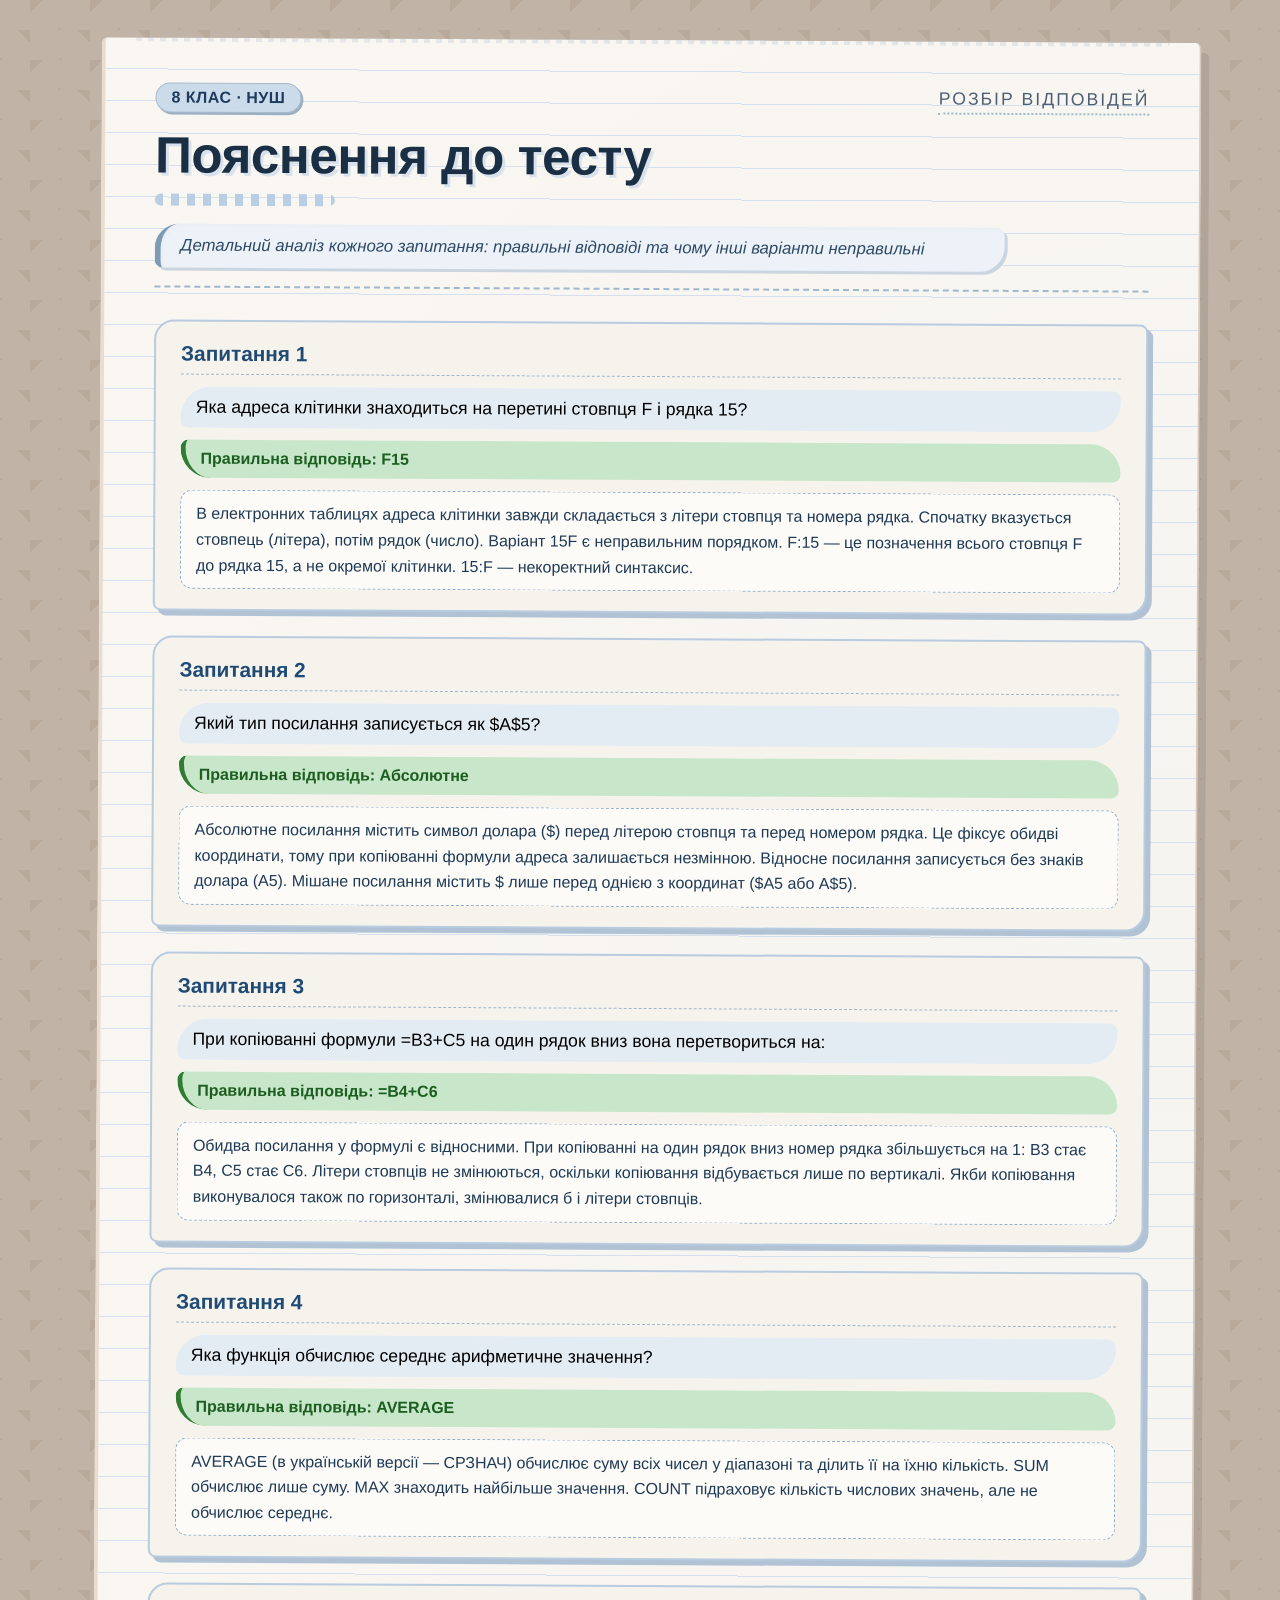
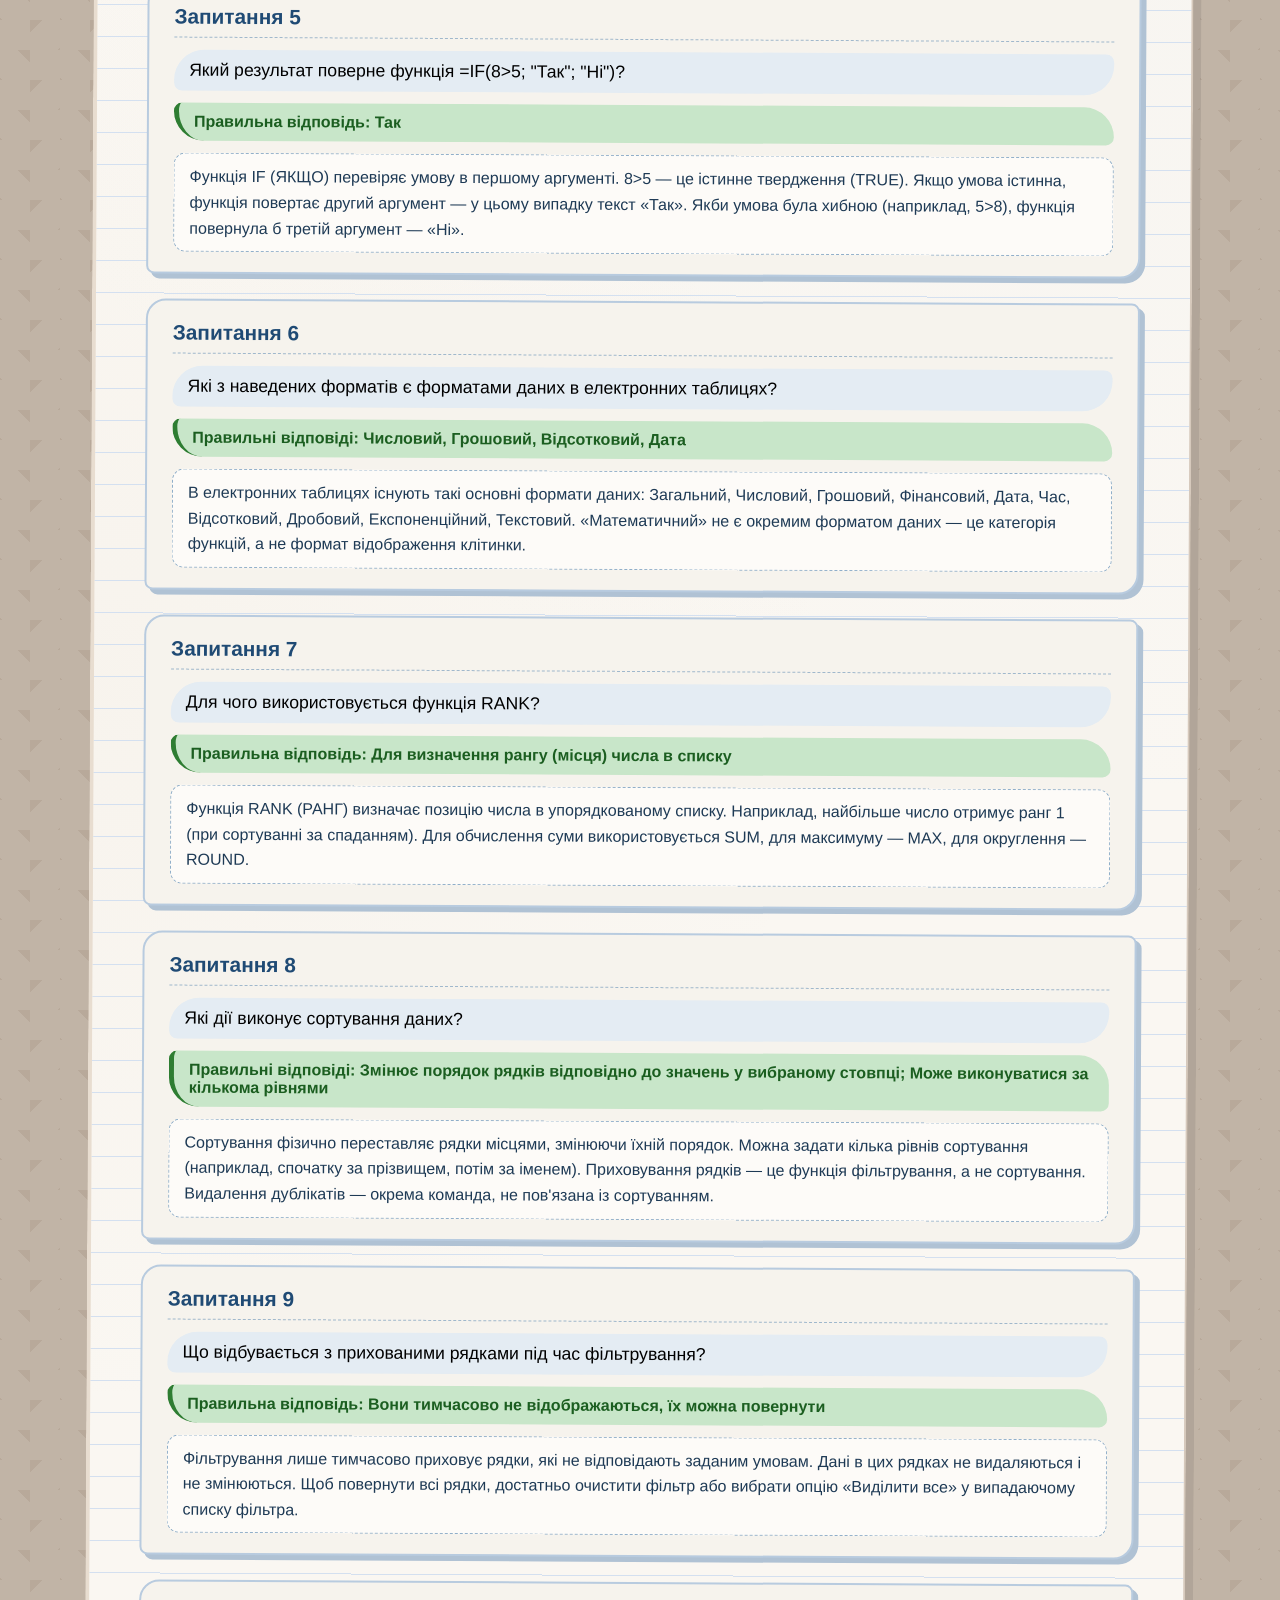
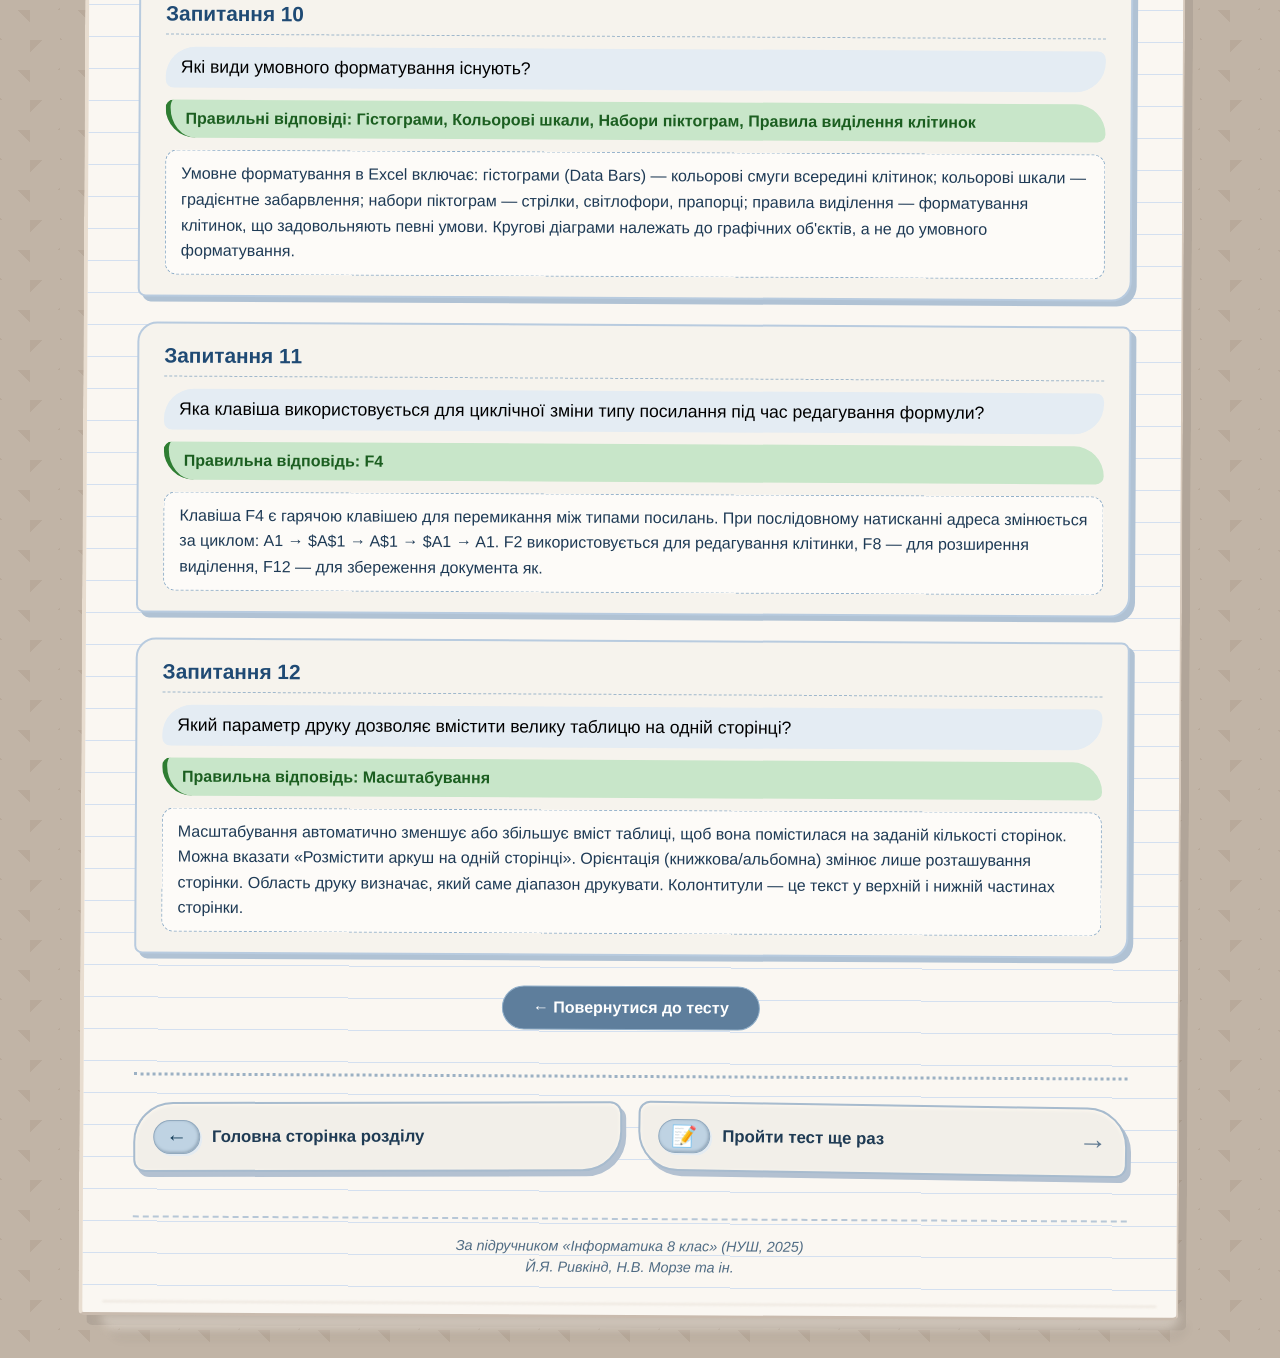
<file: redemption.html>
<!DOCTYPE html>
<html lang="uk">
<head>
    <meta charset="UTF-8">
    <meta name="viewport" content="width=device-width, initial-scale=1.0">
    <title>Розбір відповідей · Електронні таблиці</title>
    <link rel="stylesheet" href="style.css">
    <style>
        .redemption-container {
            margin: 20px 0 30px;
        }
        .answer-card {
            background: #f6f3ed;
            border: 2px solid #b8cbdf;
            border-radius: 20px 8px 20px 8px;
            padding: 20px 25px;
            margin-bottom: 25px;
            box-shadow: 5px 5px 0 #b0c2d4;
        }
        .answer-number {
            font-size: 1.3rem;
            font-weight: 700;
            color: #1f4a74;
            margin-bottom: 12px;
            border-bottom: 1px dashed #a0b8cc;
            padding-bottom: 8px;
        }
        .question-review {
            font-size: 1.1rem;
            margin-bottom: 12px;
            font-weight: 500;
            background: #e4ecf3;
            padding: 10px 15px;
            border-radius: 30px 8px 30px 8px;
        }
        .correct-answer {
            background: #c8e6c9;
            padding: 10px 15px;
            border-radius: 8px 30px 8px 30px;
            margin: 12px 0;
            border-left: 5px solid #2e7d32;
        }
        .correct-answer strong {
            color: #1b5e20;
        }
        .explanation {
            padding: 10px 15px;
            color: #1e3a55;
            line-height: 1.6;
            border: 1px dashed #8faec9;
            border-radius: 12px;
            margin-top: 10px;
            background: #fdfbf8;
        }
        .wrong-options {
            margin: 8px 0;
            padding-left: 20px;
            color: #6d4c41;
        }
        .back-to-test {
            text-align: center;
            margin: 30px 0;
        }
        .back-btn {
            background: #5e7e9c;
            color: white;
            padding: 12px 30px;
            border-radius: 40px;
            text-decoration: none;
            font-weight: 600;
            display: inline-block;
            border: 1px solid #8faec9;
        }
        .back-btn:hover {
            background: #3f6a8a;
        }
    </style>
</head>
<body>
<div class="notebook">
    <div class="paper">
        <header class="header">
            <div class="header-top">
                <span class="class-badge">8 клас · НУШ</span>
                <span class="chapter-label">Розбір відповідей</span>
            </div>
            <h1 class="main-title">Пояснення до тесту</h1>
            <div class="title-underline"></div>
            <p class="subtitle">Детальний аналіз кожного запитання: правильні відповіді та чому інші варіанти неправильні</p>
        </header>

        <div class="redemption-container">
            
            <div class="answer-card">
                <div class="answer-number">Запитання 1</div>
                <div class="question-review">Яка адреса клітинки знаходиться на перетині стовпця F і рядка 15?</div>
                <div class="correct-answer">
                    <strong>Правильна відповідь: F15</strong>
                </div>
                <div class="explanation">
                    В електронних таблицях адреса клітинки завжди складається з літери стовпця та номера рядка. Спочатку вказується стовпець (літера), потім рядок (число). Варіант 15F є неправильним порядком. F:15 — це позначення всього стовпця F до рядка 15, а не окремої клітинки. 15:F — некоректний синтаксис.
                </div>
            </div>

            <div class="answer-card">
                <div class="answer-number">Запитання 2</div>
                <div class="question-review">Який тип посилання записується як $A$5?</div>
                <div class="correct-answer">
                    <strong>Правильна відповідь: Абсолютне</strong>
                </div>
                <div class="explanation">
                    Абсолютне посилання містить символ долара ($) перед літерою стовпця та перед номером рядка. Це фіксує обидві координати, тому при копіюванні формули адреса залишається незмінною. Відносне посилання записується без знаків долара (A5). Мішане посилання містить $ лише перед однією з координат ($A5 або A$5).
                </div>
            </div>

            <div class="answer-card">
                <div class="answer-number">Запитання 3</div>
                <div class="question-review">При копіюванні формули =B3+C5 на один рядок вниз вона перетвориться на:</div>
                <div class="correct-answer">
                    <strong>Правильна відповідь: =B4+C6</strong>
                </div>
                <div class="explanation">
                    Обидва посилання у формулі є відносними. При копіюванні на один рядок вниз номер рядка збільшується на 1: B3 стає B4, C5 стає C6. Літери стовпців не змінюються, оскільки копіювання відбувається лише по вертикалі. Якби копіювання виконувалося також по горизонталі, змінювалися б і літери стовпців.
                </div>
            </div>

            <div class="answer-card">
                <div class="answer-number">Запитання 4</div>
                <div class="question-review">Яка функція обчислює середнє арифметичне значення?</div>
                <div class="correct-answer">
                    <strong>Правильна відповідь: AVERAGE</strong>
                </div>
                <div class="explanation">
                    AVERAGE (в українській версії — СРЗНАЧ) обчислює суму всіх чисел у діапазоні та ділить її на їхню кількість. SUM обчислює лише суму. MAX знаходить найбільше значення. COUNT підраховує кількість числових значень, але не обчислює середнє.
                </div>
            </div>

            <div class="answer-card">
                <div class="answer-number">Запитання 5</div>
                <div class="question-review">Який результат поверне функція =IF(8>5; "Так"; "Ні")?</div>
                <div class="correct-answer">
                    <strong>Правильна відповідь: Так</strong>
                </div>
                <div class="explanation">
                    Функція IF (ЯКЩО) перевіряє умову в першому аргументі. 8>5 — це істинне твердження (TRUE). Якщо умова істинна, функція повертає другий аргумент — у цьому випадку текст «Так». Якби умова була хибною (наприклад, 5>8), функція повернула б третій аргумент — «Ні».
                </div>
            </div>

            <div class="answer-card">
                <div class="answer-number">Запитання 6</div>
                <div class="question-review">Які з наведених форматів є форматами даних в електронних таблицях?</div>
                <div class="correct-answer">
                    <strong>Правильні відповіді: Числовий, Грошовий, Відсотковий, Дата</strong>
                </div>
                <div class="explanation">
                    В електронних таблицях існують такі основні формати даних: Загальний, Числовий, Грошовий, Фінансовий, Дата, Час, Відсотковий, Дробовий, Експоненційний, Текстовий. «Математичний» не є окремим форматом даних — це категорія функцій, а не формат відображення клітинки.
                </div>
            </div>

            <div class="answer-card">
                <div class="answer-number">Запитання 7</div>
                <div class="question-review">Для чого використовується функція RANK?</div>
                <div class="correct-answer">
                    <strong>Правильна відповідь: Для визначення рангу (місця) числа в списку</strong>
                </div>
                <div class="explanation">
                    Функція RANK (РАНГ) визначає позицію числа в упорядкованому списку. Наприклад, найбільше число отримує ранг 1 (при сортуванні за спаданням). Для обчислення суми використовується SUM, для максимуму — MAX, для округлення — ROUND.
                </div>
            </div>

            <div class="answer-card">
                <div class="answer-number">Запитання 8</div>
                <div class="question-review">Які дії виконує сортування даних?</div>
                <div class="correct-answer">
                    <strong>Правильні відповіді: Змінює порядок рядків відповідно до значень у вибраному стовпці; Може виконуватися за кількома рівнями</strong>
                </div>
                <div class="explanation">
                    Сортування фізично переставляє рядки місцями, змінюючи їхній порядок. Можна задати кілька рівнів сортування (наприклад, спочатку за прізвищем, потім за іменем). Приховування рядків — це функція фільтрування, а не сортування. Видалення дублікатів — окрема команда, не пов'язана із сортуванням.
                </div>
            </div>

            <div class="answer-card">
                <div class="answer-number">Запитання 9</div>
                <div class="question-review">Що відбувається з прихованими рядками під час фільтрування?</div>
                <div class="correct-answer">
                    <strong>Правильна відповідь: Вони тимчасово не відображаються, їх можна повернути</strong>
                </div>
                <div class="explanation">
                    Фільтрування лише тимчасово приховує рядки, які не відповідають заданим умовам. Дані в цих рядках не видаляються і не змінюються. Щоб повернути всі рядки, достатньо очистити фільтр або вибрати опцію «Виділити все» у випадаючому списку фільтра.
                </div>
            </div>

            <div class="answer-card">
                <div class="answer-number">Запитання 10</div>
                <div class="question-review">Які види умовного форматування існують?</div>
                <div class="correct-answer">
                    <strong>Правильні відповіді: Гістограми, Кольорові шкали, Набори піктограм, Правила виділення клітинок</strong>
                </div>
                <div class="explanation">
                    Умовне форматування в Excel включає: гістограми (Data Bars) — кольорові смуги всередині клітинок; кольорові шкали — градієнтне забарвлення; набори піктограм — стрілки, світлофори, прапорці; правила виділення — форматування клітинок, що задовольняють певні умови. Кругові діаграми належать до графічних об'єктів, а не до умовного форматування.
                </div>
            </div>

            <div class="answer-card">
                <div class="answer-number">Запитання 11</div>
                <div class="question-review">Яка клавіша використовується для циклічної зміни типу посилання під час редагування формули?</div>
                <div class="correct-answer">
                    <strong>Правильна відповідь: F4</strong>
                </div>
                <div class="explanation">
                    Клавіша F4 є гарячою клавішею для перемикання між типами посилань. При послідовному натисканні адреса змінюється за циклом: A1 → $A$1 → A$1 → $A1 → A1. F2 використовується для редагування клітинки, F8 — для розширення виділення, F12 — для збереження документа як.
                </div>
            </div>

            <div class="answer-card">
                <div class="answer-number">Запитання 12</div>
                <div class="question-review">Який параметр друку дозволяє вмістити велику таблицю на одній сторінці?</div>
                <div class="correct-answer">
                    <strong>Правильна відповідь: Масштабування</strong>
                </div>
                <div class="explanation">
                    Масштабування автоматично зменшує або збільшує вміст таблиці, щоб вона помістилася на заданій кількості сторінок. Можна вказати «Розмістити аркуш на одній сторінці». Орієнтація (книжкова/альбомна) змінює лише розташування сторінки. Область друку визначає, який саме діапазон друкувати. Колонтитули — це текст у верхній і нижній частинах сторінки.
                </div>
            </div>

        </div>

        <div class="back-to-test">
            <a href="test.html" class="back-btn">← Повернутися до тесту</a>
        </div>

        <section class="nav-section">
            <div class="nav-cards">
                <a href="index.html" class="nav-card">
                    <span class="nav-number">←</span>
                    <span class="nav-title">Головна сторінка розділу</span>
                    <span class="nav-arrow"></span>
                </a>
                <a href="test.html" class="nav-card">
                    <span class="nav-number">📝</span>
                    <span class="nav-title">Пройти тест ще раз</span>
                    <span class="nav-arrow">→</span>
                </a>
            </div>
        </section>

        <footer class="footer">
            <p>За підручником «Інформатика 8 клас» (НУШ, 2025)</p>
            <p>Й.Я. Ривкінд, Н.В. Морзе та ін.</p>
        </footer>
    </div>
    <div class="paper-edge"></div>
</div>
</body>
</html>
</file>
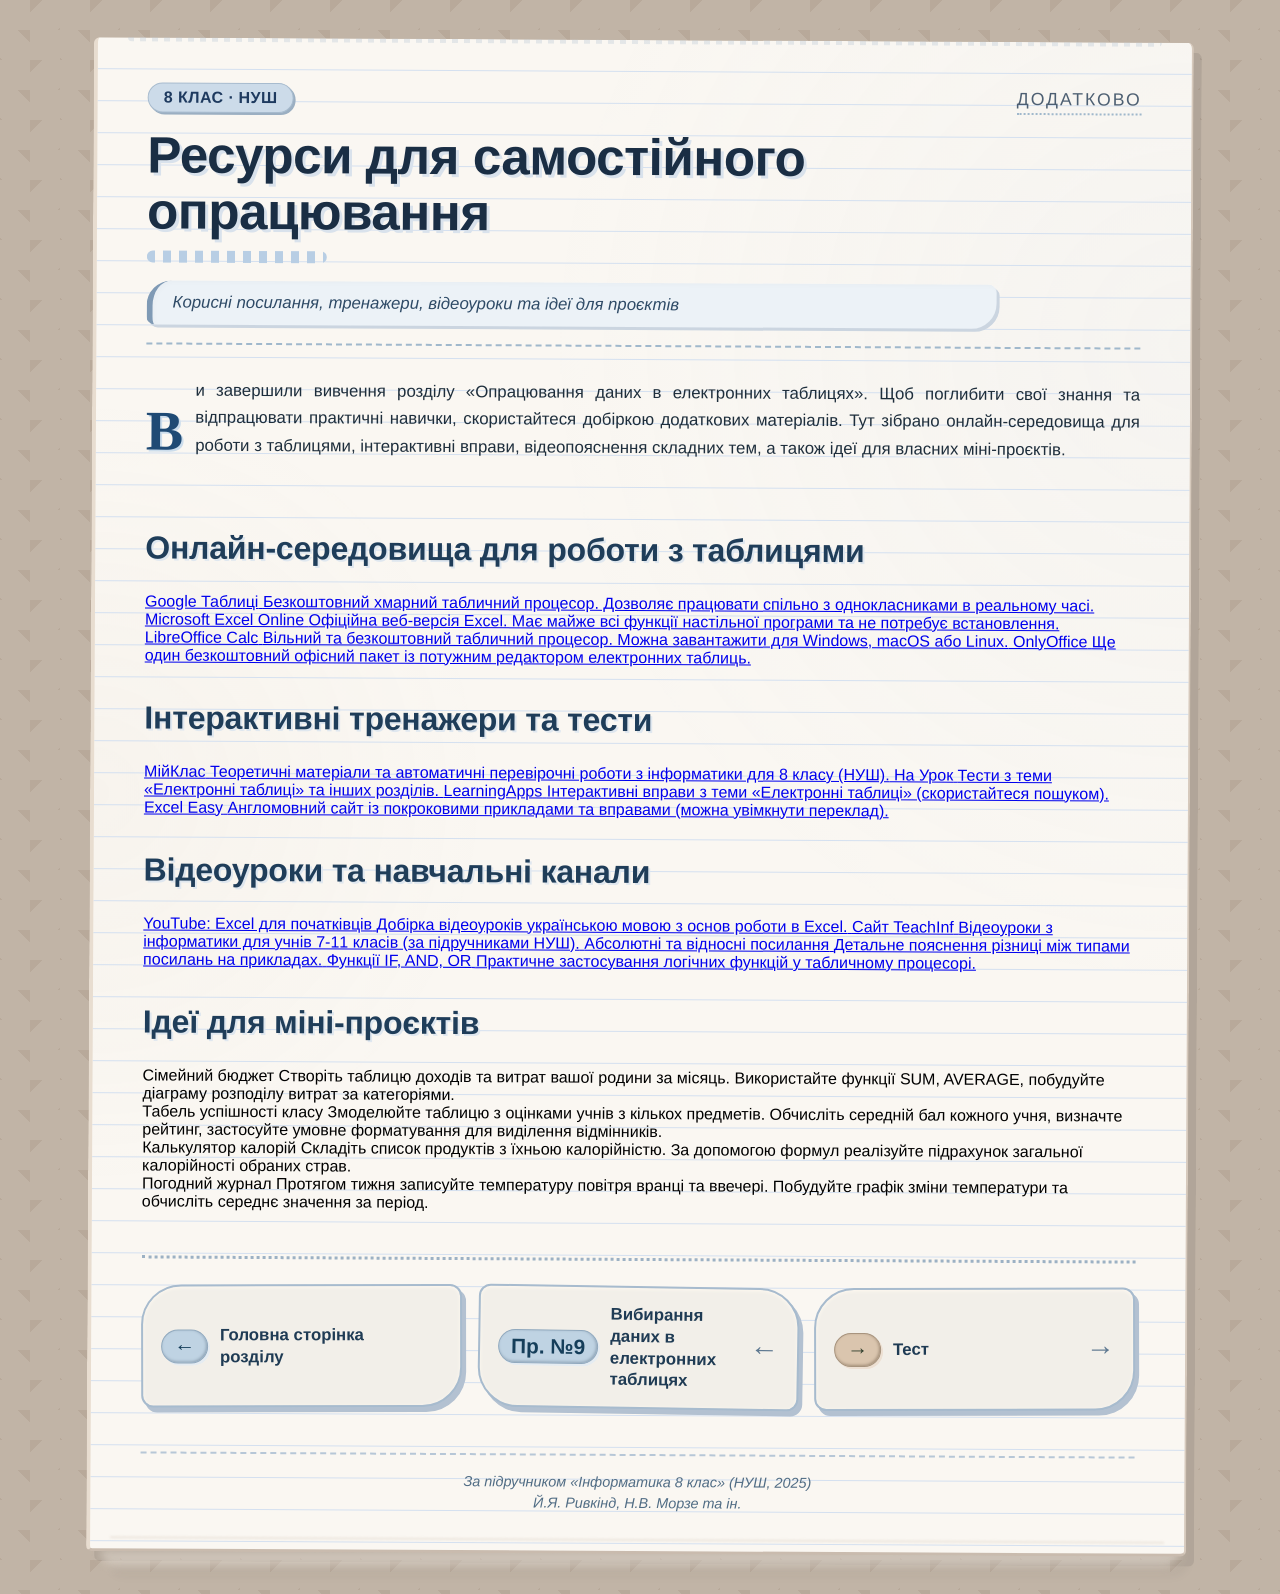
<file: resources.html>
<!DOCTYPE html>
<html lang="uk">
<head>
    <meta charset="UTF-8">
    <meta name="viewport" content="width=device-width, initial-scale=1.0">
    <title>Додаткові матеріали · Електронні таблиці</title>
    <link rel="stylesheet" href="style.css">
</head>
<body>
<div class="notebook">
    <div class="paper">
        <header class="header">
            <div class="header-top">
                <span class="class-badge">8 клас · НУШ</span>
                <span class="chapter-label">Додатково</span>
            </div>
            <h1 class="main-title">Ресурси для самостійного опрацювання</h1>
            <div class="title-underline"></div>
            <p class="subtitle">Корисні посилання, тренажери, відеоуроки та ідеї для проєктів</p>
        </header>

        <section class="intro-text">
            <p>Ви завершили вивчення розділу «Опрацювання даних в електронних таблицях». Щоб поглибити свої знання та відпрацювати практичні навички, скористайтеся добіркою додаткових матеріалів. Тут зібрано онлайн-середовища для роботи з таблицями, інтерактивні вправи, відеопояснення складних тем, а також ідеї для власних міні-проєктів.</p>
        </section>

        <section class="resources-block">
            <h2 class="section-title">Онлайн-середовища для роботи з таблицями</h2>
            <div class="resource-grid">
                <a href="https://docs.google.com/spreadsheets/" target="_blank" class="resource-card">
                    <span class="resource-name">Google Таблиці</span>
                    <span class="resource-desc">Безкоштовний хмарний табличний процесор. Дозволяє працювати спільно з однокласниками в реальному часі.</span>
                </a>
                <a href="https://www.office.com/launch/excel" target="_blank" class="resource-card">
                    <span class="resource-name">Microsoft Excel Online</span>
                    <span class="resource-desc">Офіційна веб-версія Excel. Має майже всі функції настільної програми та не потребує встановлення.</span>
                </a>
                <a href="https://www.libreoffice.org/discover/calc/" target="_blank" class="resource-card">
                    <span class="resource-name">LibreOffice Calc</span>
                    <span class="resource-desc">Вільний та безкоштовний табличний процесор. Можна завантажити для Windows, macOS або Linux.</span>
                </a>
                <a href="https://www.onlyoffice.com/uk/" target="_blank" class="resource-card">
                    <span class="resource-name">OnlyOffice</span>
                    <span class="resource-desc">Ще один безкоштовний офісний пакет із потужним редактором електронних таблиць.</span>
                </a>
            </div>
        </section>

        <section class="resources-block">
            <h2 class="section-title">Інтерактивні тренажери та тести</h2>
            <div class="resource-grid">
                <a href="https://www.miyklas.com.ua/p/informatica/8-klas" target="_blank" class="resource-card">
                    <span class="resource-name">МійКлас</span>
                    <span class="resource-desc">Теоретичні матеріали та автоматичні перевірочні роботи з інформатики для 8 класу (НУШ).</span>
                </a>
                <a href="https://naurok.com.ua/test/elektronni-tablici-595772.html" target="_blank" class="resource-card">
                    <span class="resource-name">На Урок</span>
                    <span class="resource-desc">Тести з теми «Електронні таблиці» та інших розділів.</span>
                </a>
                <a href="https://learningapps.org/index.php?s=%D0%B5%D0%BB%D0%B5%D0%BA%D1%82%D1%80%D0%BE%D0%BD%D0%BD%D1%96+%D1%82%D0%B0%D0%B1%D0%BB%D0%B8%D1%86%D1%96" target="_blank" class="resource-card">
                    <span class="resource-name">LearningApps</span>
                    <span class="resource-desc">Інтерактивні вправи з теми «Електронні таблиці» (скористайтеся пошуком).</span>
                </a>
                <a href="https://www.excel-easy.com/" target="_blank" class="resource-card">
                    <span class="resource-name">Excel Easy</span>
                    <span class="resource-desc">Англомовний сайт із покроковими прикладами та вправами (можна увімкнути переклад).</span>
                </a>
            </div>
        </section>

        <section class="resources-block">
            <h2 class="section-title">Відеоуроки та навчальні канали</h2>
            <div class="resource-grid">
                <a href="https://www.youtube.com/results?search_query=excel+%D0%B4%D0%BB%D1%8F+%D0%BF%D0%BE%D1%87%D0%B0%D1%82%D0%BA%D1%96%D0%B2%D1%86%D1%96%D0%B2" target="_blank" class="resource-card">
                    <span class="resource-name">YouTube: Excel для початківців</span>
                    <span class="resource-desc">Добірка відеоуроків українською мовою з основ роботи в Excel.</span>
                </a>
                <a href="https://teach-inf.com.ua/" target="_blank" class="resource-card">
                    <span class="resource-name">Сайт TeachInf</span>
                    <span class="resource-desc">Відеоуроки з інформатики для учнів 7-11 класів (за підручниками НУШ).</span>
                </a>
                <a href="https://www.youtube.com/results?search_query=%D0%B0%D0%B1%D1%81%D0%BE%D0%BB%D1%8E%D1%82%D0%BD%D1%96+%D1%82%D0%B0+%D0%B2%D1%96%D0%B4%D0%BD%D0%BE%D1%81%D0%BD%D1%96+%D0%BF%D0%BE%D1%81%D0%B8%D0%BB%D0%B0%D0%BD%D0%BD%D1%8F+excel" target="_blank" class="resource-card">
                    <span class="resource-name">Абсолютні та відносні посилання</span>
                    <span class="resource-desc">Детальне пояснення різниці між типами посилань на прикладах.</span>
                </a>
                <a href="https://www.youtube.com/watch?v=KgmMTMhinS8" target="_blank" class="resource-card">
                    <span class="resource-name">Функції IF, AND, OR</span>
                    <span class="resource-desc">Практичне застосування логічних функцій у табличному процесорі.</span>
                </a>
            </div>
        </section>

        <section class="resources-block">
            <h2 class="section-title">Ідеї для міні-проєктів</h2>
            <div class="project-ideas">
                <div class="idea-item">
                    <span class="idea-title">Сімейний бюджет</span>
                    <span class="idea-desc">Створіть таблицю доходів та витрат вашої родини за місяць. Використайте функції SUM, AVERAGE, побудуйте діаграму розподілу витрат за категоріями.</span>
                </div>
                <div class="idea-item">
                    <span class="idea-title">Табель успішності класу</span>
                    <span class="idea-desc">Змоделюйте таблицю з оцінками учнів з кількох предметів. Обчисліть середній бал кожного учня, визначте рейтинг, застосуйте умовне форматування для виділення відмінників.</span>
                </div>
                <div class="idea-item">
                    <span class="idea-title">Калькулятор калорій</span>
                    <span class="idea-desc">Складіть список продуктів з їхньою калорійністю. За допомогою формул реалізуйте підрахунок загальної калорійності обраних страв.</span>
                </div>
                <div class="idea-item">
                    <span class="idea-title">Погодний журнал</span>
                    <span class="idea-desc">Протягом тижня записуйте температуру повітря вранці та ввечері. Побудуйте графік зміни температури та обчисліть середнє значення за період.</span>
                </div>
            </div>
        </section>

        <section class="nav-section">
            <div class="nav-cards">
                <a href="index.html" class="nav-card">
                    <span class="nav-number">←</span>
                    <span class="nav-title">Головна сторінка розділу</span>
                    <span class="nav-arrow"></span>
                </a>
                <a href="practical9.html" class="nav-card">
                    <span class="nav-number">Пр. №9</span>
                    <span class="nav-title">Вибирання даних в електронних таблицях</span>
                    <span class="nav-arrow">←</span>
                </a>
                <a href="test.html" class="nav-card practical">
                    <span class="nav-number">→</span>
                    <span class="nav-title">Тест</span>
                    <span class="nav-arrow">→</span>
                </a>
            </div>
        </section>

        <footer class="footer">
            <p>За підручником «Інформатика 8 клас» (НУШ, 2025)</p>
            <p>Й.Я. Ривкінд, Н.В. Морзе та ін.</p>
        </footer>
    </div>
    <div class="paper-edge"></div>
</div>
</body>
</html>
</file>
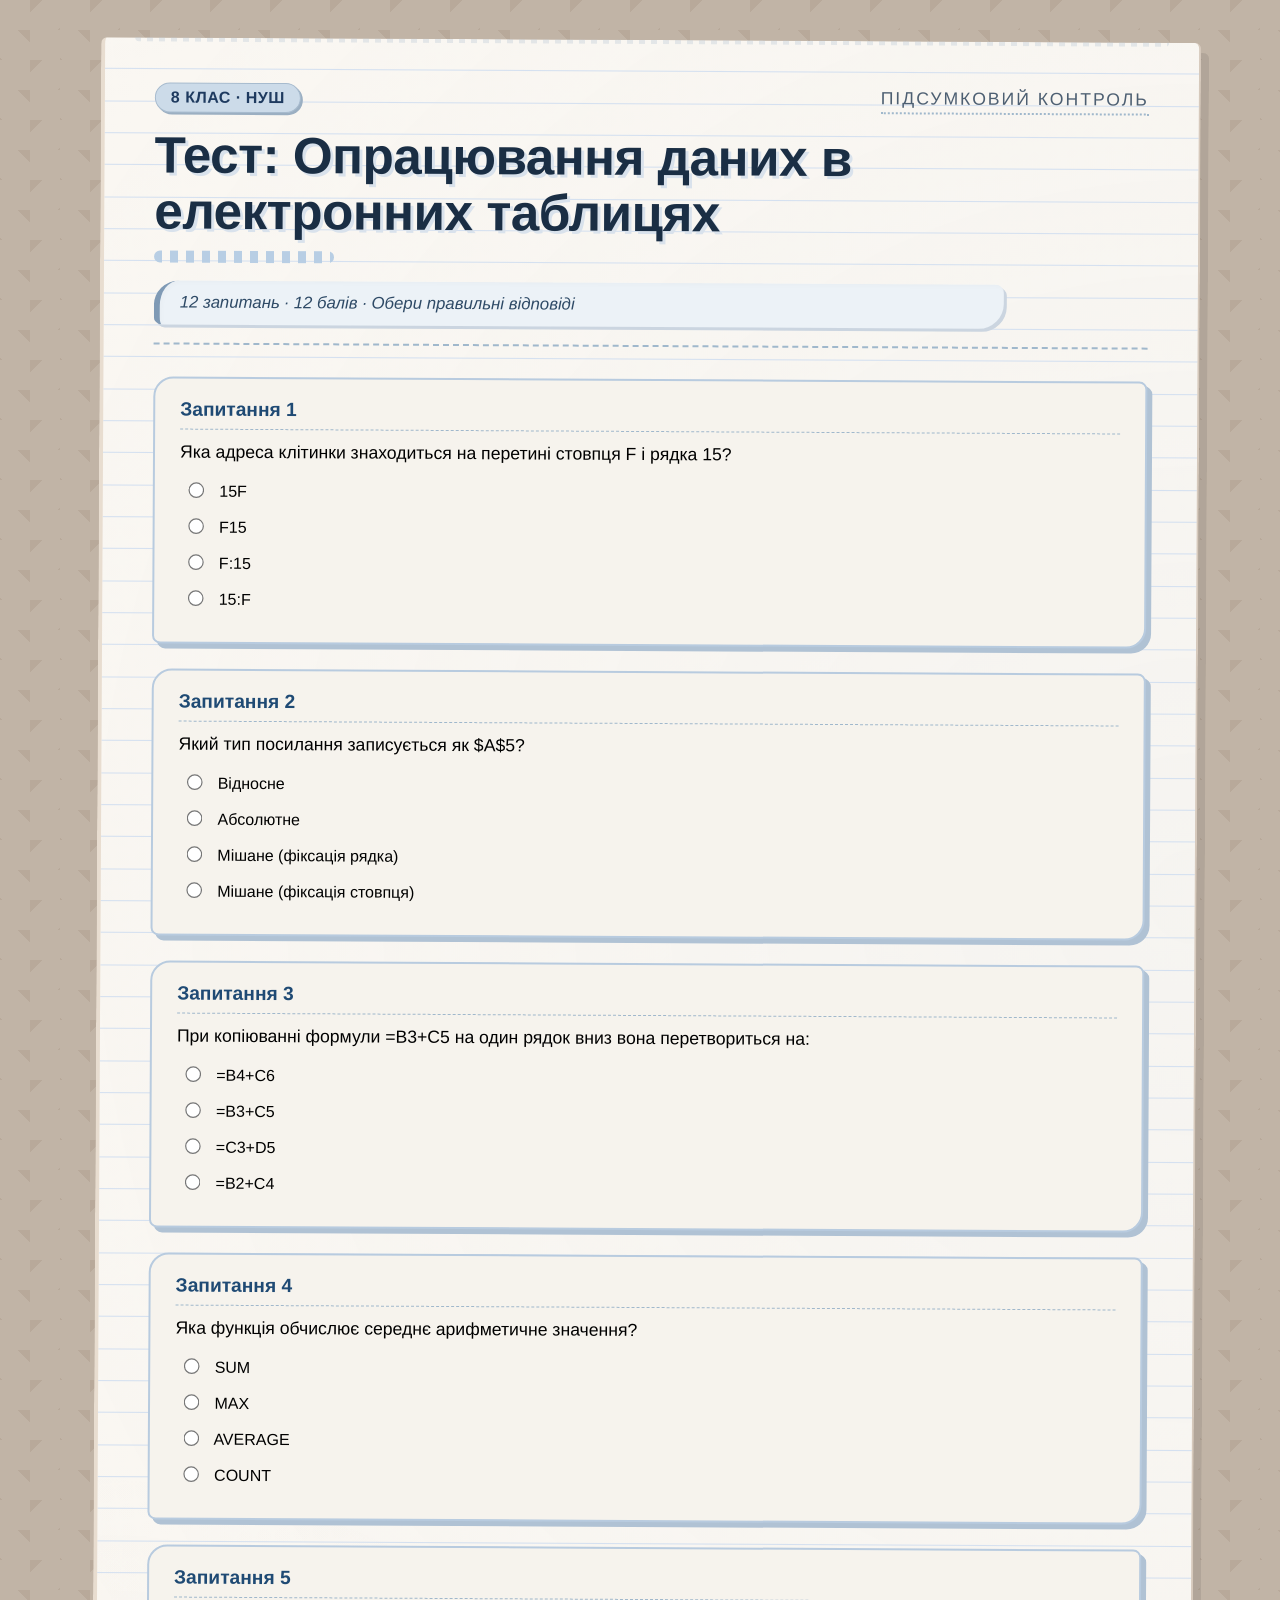
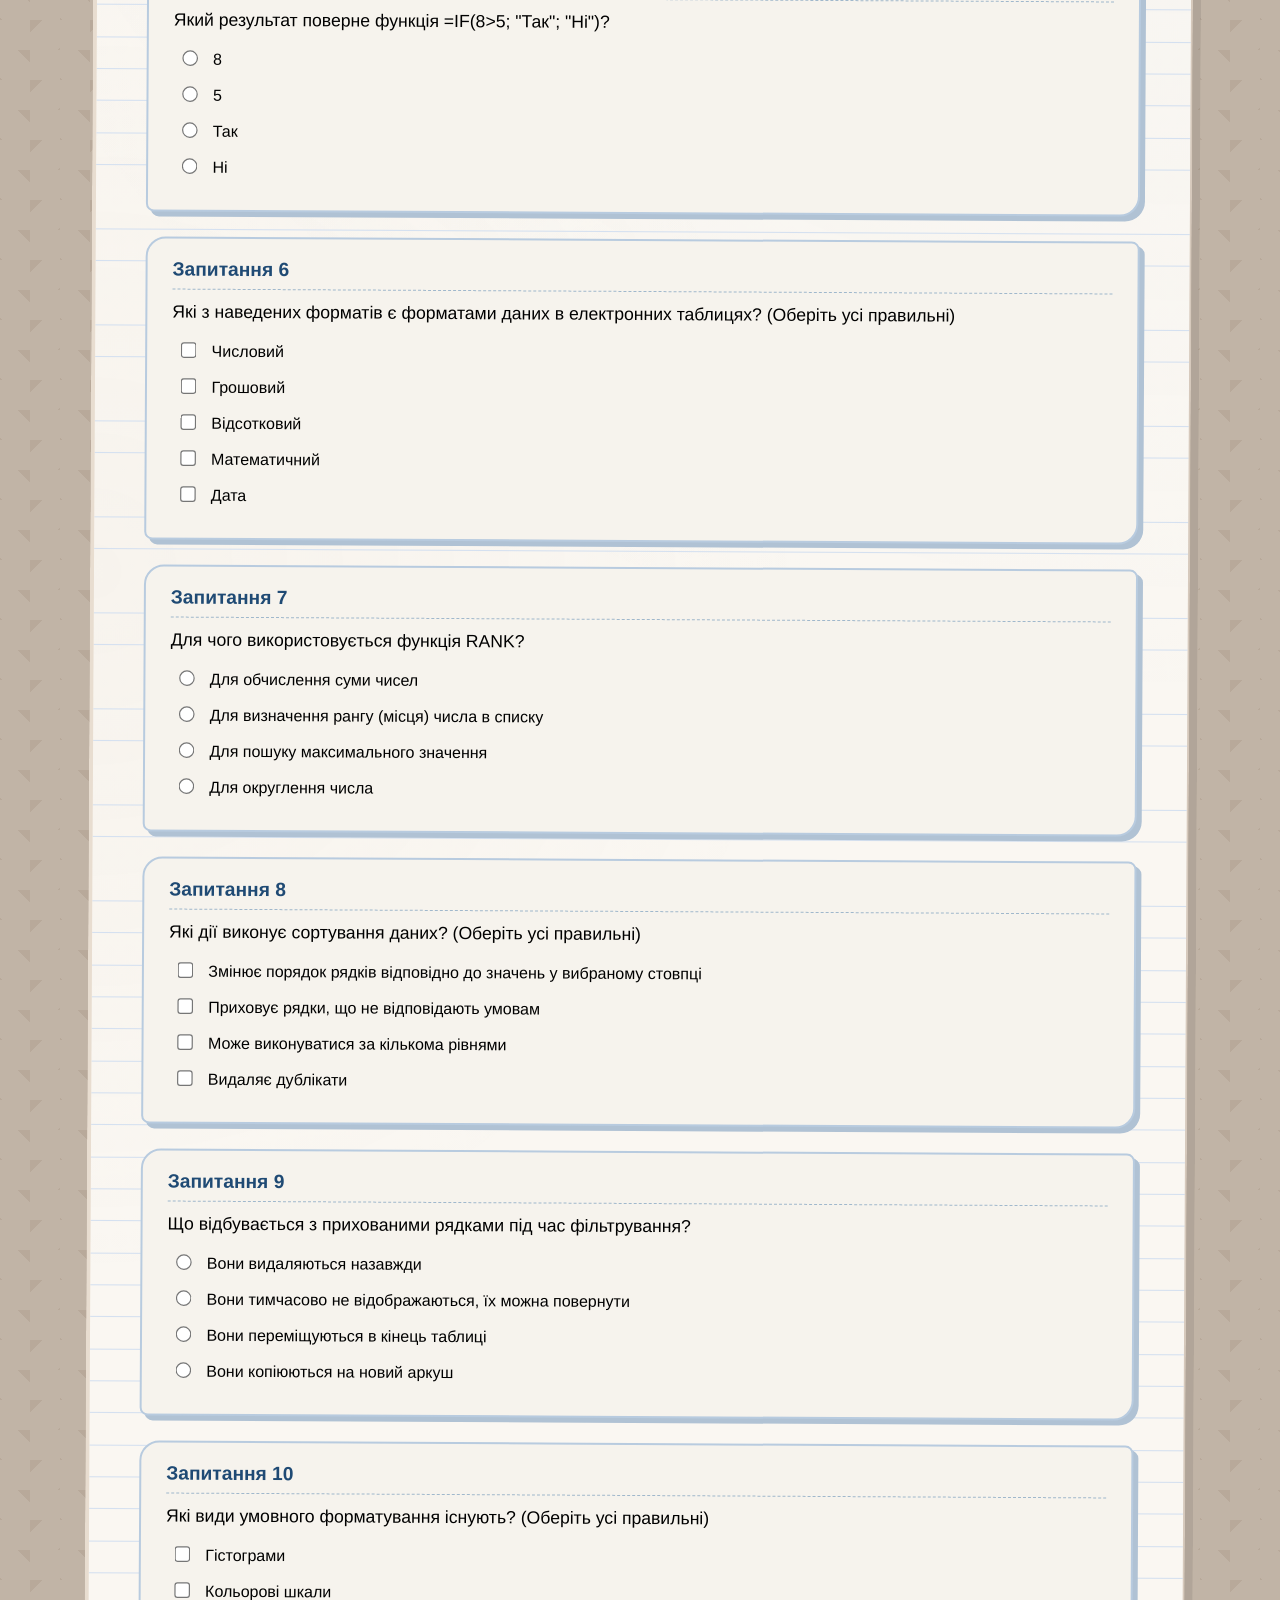
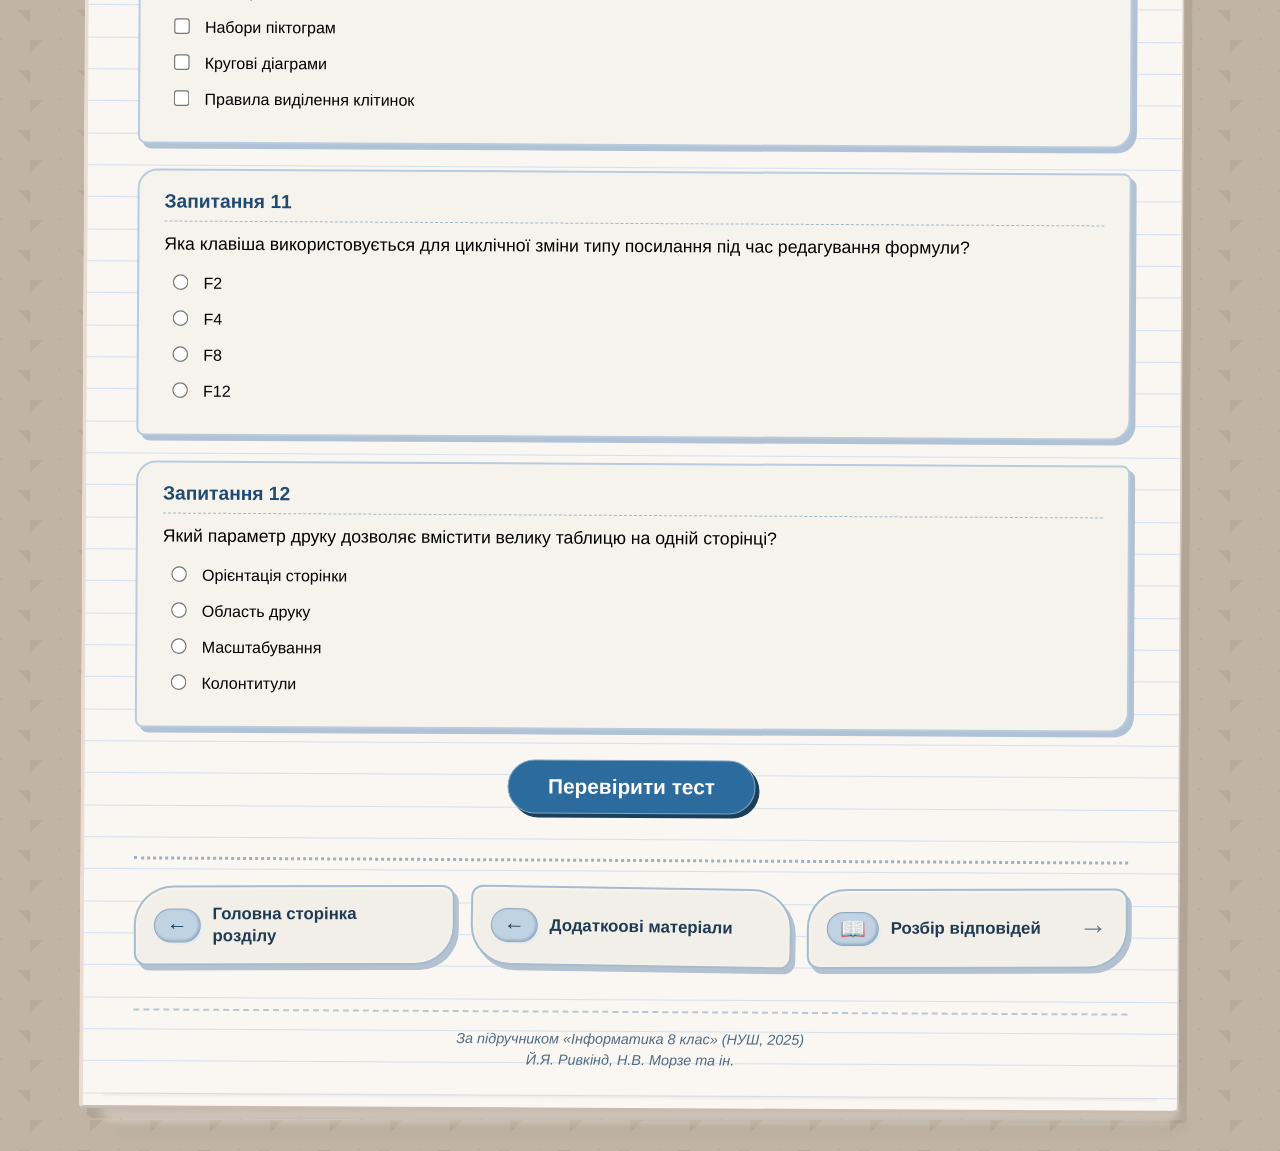
<file: test.html>
<!DOCTYPE html>
<html lang="uk">
<head>
    <meta charset="UTF-8">
    <meta name="viewport" content="width=device-width, initial-scale=1.0">
    <title>Підсумковий тест · Електронні таблиці</title>
    <link rel="stylesheet" href="style.css">
    <style>
        .test-container {
            margin: 20px 0 30px;
        }
        .question-card {
            background: #f6f3ed;
            border: 2px solid #b8cbdf;
            border-radius: 20px 8px 20px 8px;
            padding: 20px 25px;
            margin-bottom: 25px;
            box-shadow: 5px 5px 0 #b0c2d4;
        }
        .question-number {
            font-size: 1.2rem;
            font-weight: 700;
            color: #1f4a74;
            margin-bottom: 12px;
            border-bottom: 1px dashed #a0b8cc;
            padding-bottom: 8px;
        }
        .question-text {
            font-size: 1.1rem;
            margin-bottom: 15px;
            font-weight: 500;
        }
        .option {
            display: block;
            margin: 8px 0;
            padding: 5px 10px;
            border-radius: 30px;
            cursor: pointer;
            transition: background 0.1s;
        }
        .option:hover {
            background: #e4ecf3;
        }
        .option input {
            margin-right: 12px;
            transform: scale(1.2);
            accent-color: #3f7e9c;
        }
        .submit-section {
            text-align: center;
            margin: 30px 0 20px;
        }
        .submit-btn {
            background: #2c6b9e;
            color: white;
            border: none;
            padding: 14px 40px;
            font-size: 1.3rem;
            font-weight: 700;
            border-radius: 50px;
            cursor: pointer;
            box-shadow: 4px 4px 0 #1a3f5a;
            transition: 0.1s;
            border: 1px solid #7fa5c2;
        }
        .submit-btn:hover {
            background: #1f5380;
            transform: translate(2px, 2px);
            box-shadow: 2px 2px 0 #1a3f5a;
        }
        .result-panel {
            background: #e2dccd;
            border-radius: 30px;
            padding: 25px 30px;
            margin: 30px 0;
            text-align: center;
            border: 2px solid #a7bbce;
            display: none;
        }
        .result-panel.show {
            display: block;
        }
        .grade {
            font-size: 4rem;
            font-weight: 800;
            color: #1a3f5a;
            text-shadow: 3px 3px 0 #c0d4e5;
        }
        .grade-label {
            font-size: 1.2rem;
            color: #2e4a66;
        }
        .redemption-link {
            display: inline-block;
            margin-top: 20px;
            background: #5e7e9c;
            color: white;
            padding: 10px 25px;
            border-radius: 40px;
            text-decoration: none;
            font-weight: 600;
        }
        .correct-highlight {
            color: #1e7a3e;
            font-weight: 600;
        }
    </style>
</head>
<body>
<div class="notebook">
    <div class="paper">
        <header class="header">
            <div class="header-top">
                <span class="class-badge">8 клас · НУШ</span>
                <span class="chapter-label">Підсумковий контроль</span>
            </div>
            <h1 class="main-title">Тест: Опрацювання даних в електронних таблицях</h1>
            <div class="title-underline"></div>
            <p class="subtitle">12 запитань · 12 балів · Обери правильні відповіді</p>
        </header>

        <form id="testForm">
            <div class="test-container">
                
                <div class="question-card" data-question="1">
                    <div class="question-number">Запитання 1</div>
                    <div class="question-text">Яка адреса клітинки знаходиться на перетині стовпця F і рядка 15?</div>
                    <label class="option"><input type="radio" name="q1" value="a"> 15F</label>
                    <label class="option"><input type="radio" name="q1" value="b"> F15</label>
                    <label class="option"><input type="radio" name="q1" value="c"> F:15</label>
                    <label class="option"><input type="radio" name="q1" value="d"> 15:F</label>
                </div>

                <div class="question-card" data-question="2">
                    <div class="question-number">Запитання 2</div>
                    <div class="question-text">Який тип посилання записується як $A$5?</div>
                    <label class="option"><input type="radio" name="q2" value="a"> Відносне</label>
                    <label class="option"><input type="radio" name="q2" value="b"> Абсолютне</label>
                    <label class="option"><input type="radio" name="q2" value="c"> Мішане (фіксація рядка)</label>
                    <label class="option"><input type="radio" name="q2" value="d"> Мішане (фіксація стовпця)</label>
                </div>

                <div class="question-card" data-question="3">
                    <div class="question-number">Запитання 3</div>
                    <div class="question-text">При копіюванні формули =B3+C5 на один рядок вниз вона перетвориться на:</div>
                    <label class="option"><input type="radio" name="q3" value="a"> =B4+C6</label>
                    <label class="option"><input type="radio" name="q3" value="b"> =B3+C5</label>
                    <label class="option"><input type="radio" name="q3" value="c"> =C3+D5</label>
                    <label class="option"><input type="radio" name="q3" value="d"> =B2+C4</label>
                </div>

                <div class="question-card" data-question="4">
                    <div class="question-number">Запитання 4</div>
                    <div class="question-text">Яка функція обчислює середнє арифметичне значення?</div>
                    <label class="option"><input type="radio" name="q4" value="a"> SUM</label>
                    <label class="option"><input type="radio" name="q4" value="b"> MAX</label>
                    <label class="option"><input type="radio" name="q4" value="c"> AVERAGE</label>
                    <label class="option"><input type="radio" name="q4" value="d"> COUNT</label>
                </div>

                <div class="question-card" data-question="5">
                    <div class="question-number">Запитання 5</div>
                    <div class="question-text">Який результат поверне функція =IF(8>5; "Так"; "Ні")?</div>
                    <label class="option"><input type="radio" name="q5" value="a"> 8</label>
                    <label class="option"><input type="radio" name="q5" value="b"> 5</label>
                    <label class="option"><input type="radio" name="q5" value="c"> Так</label>
                    <label class="option"><input type="radio" name="q5" value="d"> Ні</label>
                </div>

                <div class="question-card" data-question="6">
                    <div class="question-number">Запитання 6</div>
                    <div class="question-text">Які з наведених форматів є форматами даних в електронних таблицях? (Оберіть усі правильні)</div>
                    <label class="option"><input type="checkbox" name="q6" value="a"> Числовий</label>
                    <label class="option"><input type="checkbox" name="q6" value="b"> Грошовий</label>
                    <label class="option"><input type="checkbox" name="q6" value="c"> Відсотковий</label>
                    <label class="option"><input type="checkbox" name="q6" value="d"> Математичний</label>
                    <label class="option"><input type="checkbox" name="q6" value="e"> Дата</label>
                </div>

                <div class="question-card" data-question="7">
                    <div class="question-number">Запитання 7</div>
                    <div class="question-text">Для чого використовується функція RANK?</div>
                    <label class="option"><input type="radio" name="q7" value="a"> Для обчислення суми чисел</label>
                    <label class="option"><input type="radio" name="q7" value="b"> Для визначення рангу (місця) числа в списку</label>
                    <label class="option"><input type="radio" name="q7" value="c"> Для пошуку максимального значення</label>
                    <label class="option"><input type="radio" name="q7" value="d"> Для округлення числа</label>
                </div>

                <div class="question-card" data-question="8">
                    <div class="question-number">Запитання 8</div>
                    <div class="question-text">Які дії виконує сортування даних? (Оберіть усі правильні)</div>
                    <label class="option"><input type="checkbox" name="q8" value="a"> Змінює порядок рядків відповідно до значень у вибраному стовпці</label>
                    <label class="option"><input type="checkbox" name="q8" value="b"> Приховує рядки, що не відповідають умовам</label>
                    <label class="option"><input type="checkbox" name="q8" value="c"> Може виконуватися за кількома рівнями</label>
                    <label class="option"><input type="checkbox" name="q8" value="d"> Видаляє дублікати</label>
                </div>

                <div class="question-card" data-question="9">
                    <div class="question-number">Запитання 9</div>
                    <div class="question-text">Що відбувається з прихованими рядками під час фільтрування?</div>
                    <label class="option"><input type="radio" name="q9" value="a"> Вони видаляються назавжди</label>
                    <label class="option"><input type="radio" name="q9" value="b"> Вони тимчасово не відображаються, їх можна повернути</label>
                    <label class="option"><input type="radio" name="q9" value="c"> Вони переміщуються в кінець таблиці</label>
                    <label class="option"><input type="radio" name="q9" value="d"> Вони копіюються на новий аркуш</label>
                </div>

                <div class="question-card" data-question="10">
                    <div class="question-number">Запитання 10</div>
                    <div class="question-text">Які види умовного форматування існують? (Оберіть усі правильні)</div>
                    <label class="option"><input type="checkbox" name="q10" value="a"> Гістограми</label>
                    <label class="option"><input type="checkbox" name="q10" value="b"> Кольорові шкали</label>
                    <label class="option"><input type="checkbox" name="q10" value="c"> Набори піктограм</label>
                    <label class="option"><input type="checkbox" name="q10" value="d"> Кругові діаграми</label>
                    <label class="option"><input type="checkbox" name="q10" value="e"> Правила виділення клітинок</label>
                </div>

                <div class="question-card" data-question="11">
                    <div class="question-number">Запитання 11</div>
                    <div class="question-text">Яка клавіша використовується для циклічної зміни типу посилання під час редагування формули?</div>
                    <label class="option"><input type="radio" name="q11" value="a"> F2</label>
                    <label class="option"><input type="radio" name="q11" value="b"> F4</label>
                    <label class="option"><input type="radio" name="q11" value="c"> F8</label>
                    <label class="option"><input type="radio" name="q11" value="d"> F12</label>
                </div>

                <div class="question-card" data-question="12">
                    <div class="question-number">Запитання 12</div>
                    <div class="question-text">Який параметр друку дозволяє вмістити велику таблицю на одній сторінці?</div>
                    <label class="option"><input type="radio" name="q12" value="a"> Орієнтація сторінки</label>
                    <label class="option"><input type="radio" name="q12" value="b"> Область друку</label>
                    <label class="option"><input type="radio" name="q12" value="c"> Масштабування</label>
                    <label class="option"><input type="radio" name="q12" value="d"> Колонтитули</label>
                </div>

            </div>

            <div class="submit-section">
                <button type="button" class="submit-btn" id="checkTestBtn">Перевірити тест</button>
            </div>
        </form>

        <div class="result-panel" id="resultPanel">
            <div class="grade-label">Ваша оцінка</div>
            <div class="grade" id="gradeDisplay">0</div>
            <div class="grade-label">балів з 12</div>
            <p id="resultMessage" style="margin: 15px 0;"></p>
            <a href="redemption.html" class="redemption-link">Детальний розбір відповідей →</a>
        </div>

        <section class="nav-section">
            <div class="nav-cards">
                <a href="index.html" class="nav-card">
                    <span class="nav-number">←</span>
                    <span class="nav-title">Головна сторінка розділу</span>
                    <span class="nav-arrow"></span>
                </a>
                <a href="resources.html" class="nav-card">
                    <span class="nav-number">←</span>
                    <span class="nav-title">Додаткоові матеріали</span>
                    <span class="nav-arrow"></span>
                </a>
                <a href="redemption.html" class="nav-card">
                    <span class="nav-number">📖</span>
                    <span class="nav-title">Розбір відповідей</span>
                    <span class="nav-arrow">→</span>
                </a>
            </div>
        </section>

        <footer class="footer">
            <p>За підручником «Інформатика 8 клас» (НУШ, 2025)</p>
            <p>Й.Я. Ривкінд, Н.В. Морзе та ін.</p>
        </footer>
    </div>
    <div class="paper-edge"></div>
</div>

<script>
    const correctAnswers = {
        q1: 'b',
        q2: 'b',
        q3: 'a',
        q4: 'c',
        q5: 'c',
        q6: ['a', 'b', 'c', 'e'],
        q7: 'b',
        q8: ['a', 'c'],
        q9: 'b',
        q10: ['a', 'b', 'c', 'e'],
        q11: 'b',
        q12: 'c'
    };

    document.getElementById('checkTestBtn').addEventListener('click', function() {
        let score = 0;
        
        for (let q in correctAnswers) {
            if (q === 'q6' || q === 'q8' || q === 'q10') {
                const checkboxes = document.querySelectorAll(`input[name="${q}"]:checked`);
                const selected = Array.from(checkboxes).map(cb => cb.value);
                const correct = correctAnswers[q];
                if (selected.length === correct.length && selected.every(v => correct.includes(v))) {
                    score++;
                }
            } else {
                const selected = document.querySelector(`input[name="${q}"]:checked`);
                if (selected && selected.value === correctAnswers[q]) {
                    score++;
                }
            }
        }

        const grade = score;
        const gradeDisplay = document.getElementById('gradeDisplay');
        const resultMessage = document.getElementById('resultMessage');
        
        gradeDisplay.textContent = grade;
        
        let message = '';
        if (grade >= 10) message = 'Відмінно! Ви чудово засвоїли матеріал.';
        else if (grade >= 7) message = 'Добре! Але деякі теми варто повторити.';
        else if (grade >= 4) message = 'Задовільно. Рекомендуємо переглянути теоретичний матеріал.';
        else message = 'Потрібно ще раз опрацювати розділ. Не здавайтеся!';
        
        resultMessage.textContent = message;
        
        document.getElementById('resultPanel').classList.add('show');
        document.getElementById('resultPanel').scrollIntoView({ behavior: 'smooth' });
    });
</script>
</body>
</html>
</file>
<file: style.css>
* {
    margin: 0;
    padding: 0;
    box-sizing: border-box;
}

body {
    background: #c1b4a6;
    background-image: 
        linear-gradient(45deg, #b8a99a 2%, transparent 2%),
        linear-gradient(-45deg, #b8a99a 2%, transparent 2%),
        linear-gradient(45deg, transparent 90%, #b8a99a 90%),
        linear-gradient(-45deg, transparent 90%, #b8a99a 90%);
    background-size: 60px 60px, 60px 60px, 60px 60px, 60px 60px;
    background-position: 0 0, 0 30px, 30px -30px, -30px 0px;
    min-height: 100vh;
    display: flex;
    align-items: flex-start;
    justify-content: center;
    padding: 40px 20px;
    font-family: 'Segoe UI', 'Roboto', 'Comic Sans MS', 'Chalkboard SE', cursive, sans-serif;
}

.notebook {
    max-width: 1100px;
    width: 100%;
    position: relative;
    filter: drop-shadow(8px 10px 0 rgba(0, 0, 0, 0.08));
}

.paper {
    background: #faf7f2;
    background-image: 
        repeating-linear-gradient(transparent, transparent 31px, #d4e0f0 31px, #d4e0f0 32px),
        radial-gradient(circle at 0% 50%, rgba(200, 180, 150, 0.05) 0%, transparent 30%),
        radial-gradient(circle at 100% 20%, rgba(180, 200, 220, 0.06) 0%, transparent 40%);
    border-radius: 6px 6px 6px 6px;
    padding: 45px 50px 35px 50px;
    border-left: 4px solid #e8ddd0;
    border-right: 2px solid #d6c9bc;
    border-bottom: 3px solid #c9bbae;
    position: relative;
    transform: rotate(0.3deg);
    transition: transform 0.2s ease;
}

.paper:hover {
    transform: rotate(0deg);
}

.paper::before {
    content: "";
    position: absolute;
    top: 0;
    left: 30px;
    right: 30px;
    height: 4px;
    background: repeating-linear-gradient(90deg, #b0c0d0 0px, #b0c0d0 6px, transparent 6px, transparent 12px);
    opacity: 0.3;
    border-radius: 0 0 4px 4px;
}

.paper::after {
    content: "";
    position: absolute;
    bottom: 10px;
    left: 20px;
    right: 20px;
    height: 2px;
    background: #d9cdc0;
    opacity: 0.4;
    filter: blur(1px);
}

.paper-edge {
    position: absolute;
    bottom: -12px;
    left: 10px;
    right: 10px;
    height: 16px;
    background: #e7dfd5;
    border-radius: 0 0 20px 20px;
    opacity: 0.5;
    filter: blur(4px);
    z-index: -1;
}

.header {
    margin-bottom: 32px;
    border-bottom: 2px dashed #a0b8cc;
    padding-bottom: 18px;
}

.header-top {
    display: flex;
    justify-content: space-between;
    align-items: center;
    margin-bottom: 12px;
}

.class-badge {
    background: #ccdbe9;
    padding: 5px 15px;
    border-radius: 30px;
    font-size: 1rem;
    font-weight: 600;
    color: #1e3a5f;
    letter-spacing: 0.5px;
    border: 1px solid #a7bbce;
    box-shadow: 2px 2px 0 #9bafc2;
    text-transform: uppercase;
}

.chapter-label {
    font-size: 1.1rem;
    color: #4d5f72;
    font-weight: 500;
    text-transform: uppercase;
    letter-spacing: 2px;
    border-bottom: 2px dotted #a0b8cc;
    padding-bottom: 3px;
}

.main-title {
    font-size: 3.2rem;
    font-weight: 800;
    line-height: 1.1;
    color: #1a2e44;
    margin: 15px 0 10px 0;
    letter-spacing: -0.5px;
    text-shadow: 3px 3px 0 #d9e2ec;
    font-family: 'Segoe UI', 'Comic Sans MS', cursive, sans-serif;
}

.title-underline {
    width: 180px;
    height: 12px;
    background: repeating-linear-gradient(90deg, #b8cee4 0px, #b8cee4 8px, transparent 8px, transparent 16px);
    margin: 5px 0 18px 0;
    border-radius: 20px;
}

.subtitle {
    font-size: 1.05rem;
    color: #2e4a66;
    font-style: italic;
    max-width: 850px;
    background: #ecf2f7;
    padding: 12px 20px;
    border-radius: 25px 8px 25px 8px;
    border-left: 6px solid #7f9ab5;
    box-shadow: inset 2px 2px 5px rgba(0,0,0,0.02), 3px 3px 0 #cbd5e0;
}

.intro-text {
    margin-bottom: 35px;
}

.intro-text p {
    margin-bottom: 16px;
    font-size: 1.05rem;
    line-height: 1.65;
    color: #1e2e3c;
    text-align: justify;
}

.intro-text p:first-of-type::first-letter {
    font-size: 3.5rem;
    float: left;
    padding: 8px 12px 0 0;
    font-weight: 700;
    color: #1f4a74;
    font-family: 'Georgia', 'Times New Roman', serif;
    text-shadow: 2px 2px 0 #ccddec;
}

.section-title {
    font-size: 2rem;
    font-weight: 700;
    color: #1f3d59;
    margin: 35px 0 18px 0;
    padding-bottom: 8px;
    border-bottom: 3px wavy #8faec9;
    display: inline-block;
    text-shadow: 2px 2px 0 #dfe7ef;
    letter-spacing: -0.2px;
}

.structure-section p {
    margin-bottom: 20px;
    font-size: 1.05rem;
    line-height: 1.65;
    color: #1e2e3c;
    text-align: justify;
}

.objects-table {
    width: 100%;
    border-collapse: separate;
    border-spacing: 0;
    margin: 20px 0 25px 0;
    background: #fefcf9;
    border: 2px solid #a7b9cb;
    border-radius: 20px;
    overflow: hidden;
    box-shadow: 6px 6px 0 #bac9d8, 0 4px 12px rgba(0,0,0,0.05);
    font-size: 0.95rem;
    transform: rotate(-0.2deg);
}

.objects-table th {
    background: #b8cfde;
    color: #0e2637;
    font-weight: 700;
    text-transform: uppercase;
    letter-spacing: 0.8px;
    padding: 14px 10px;
    text-align: left;
    border-bottom: 3px solid #7f98af;
    font-size: 0.9rem;
    border-right: 1px dashed #8da3b8;
}

.objects-table th:last-child {
    border-right: none;
}

.objects-table td {
    padding: 14px 12px;
    border-bottom: 1px solid #cbd8e5;
    border-right: 1px dashed #d0ddea;
    vertical-align: top;
    background: #fdfdfb;
    color: #1f3446;
}

.objects-table tr:last-child td {
    border-bottom: none;
}

.objects-table td:last-child {
    border-right: none;
}

.obj-name {
    font-weight: 700;
    color: #0f3857;
    background: #e5eef6;
}

.table-note {
    margin-top: 8px;
    padding: 14px 18px;
    background: #ecf3f9;
    border-radius: 12px 30px 12px 30px;
    border: 1px solid #bccfe0;
    font-size: 0.98rem;
    line-height: 1.6;
    color: #1e3a55;
    box-shadow: inset 0 0 0 2px #fafbfc, 3px 3px 0 #b7c7d7;
}

.nav-section {
    margin-top: 45px;
    padding-top: 25px;
    border-top: 3px dotted #9cb1c4;
}

.nav-cards {
    display: grid;
    grid-template-columns: repeat(auto-fit, minmax(240px, 1fr));
    gap: 16px;
}

.nav-card {
    background: #f2efe9;
    border: 2px solid #a7bbce;
    border-radius: 40px 12px 40px 12px;
    padding: 16px 18px;
    text-decoration: none;
    color: #1f3b54;
    display: flex;
    align-items: center;
    gap: 12px;
    transition: all 0.15s;
    box-shadow: 4px 5px 0 #b3c1d1, inset 0 1px 4px #fff9f0;
    transform: rotate(-0.4deg);
}

.nav-card:nth-child(even) {
    transform: rotate(0.6deg);
    border-radius: 12px 40px 12px 40px;
}

.nav-card:hover {
    background: #fefcf8;
    box-shadow: 6px 7px 0 #9bafc0, inset 0 0 0 2px #f3ede4;
    transform: rotate(0deg) translateY(-3px);
    border-color: #7b98b3;
}

.nav-number {
    font-weight: 800;
    font-size: 1.3rem;
    background: #bfd3e3;
    padding: 4px 12px;
    border-radius: 40px;
    color: #153e5a;
    box-shadow: inset -1px -1px 3px #8fa3b5, 2px 2px 0 #e5ecf2;
    border: 1px solid #91a9be;
}

.practical .nav-number {
    background: #dac5ae;
    color: #2f3e2c;
    box-shadow: inset -1px -1px 3px #a28e78, 2px 2px 0 #ede0d3;
    border-color: #a8947e;
}

.nav-title {
    font-weight: 600;
    font-size: 1.05rem;
    flex: 1;
    line-height: 1.3;
}

.nav-arrow {
    font-size: 1.8rem;
    font-weight: 300;
    color: #5f7991;
}

.footer {
    margin-top: 45px;
    padding-top: 18px;
    text-align: center;
    border-top: 2px dashed #b7c7d7;
    color: #506c84;
    font-size: 0.9rem;
    font-style: italic;
}

.footer p {
    margin-bottom: 5px;
}

@media (max-width: 700px) {
    .paper {
        padding: 30px 22px;
    }
    .main-title {
        font-size: 2.4rem;
    }
    .objects-table {
        font-size: 0.8rem;
    }
    .nav-cards {
        grid-template-columns: 1fr;
    }
}
</file>
